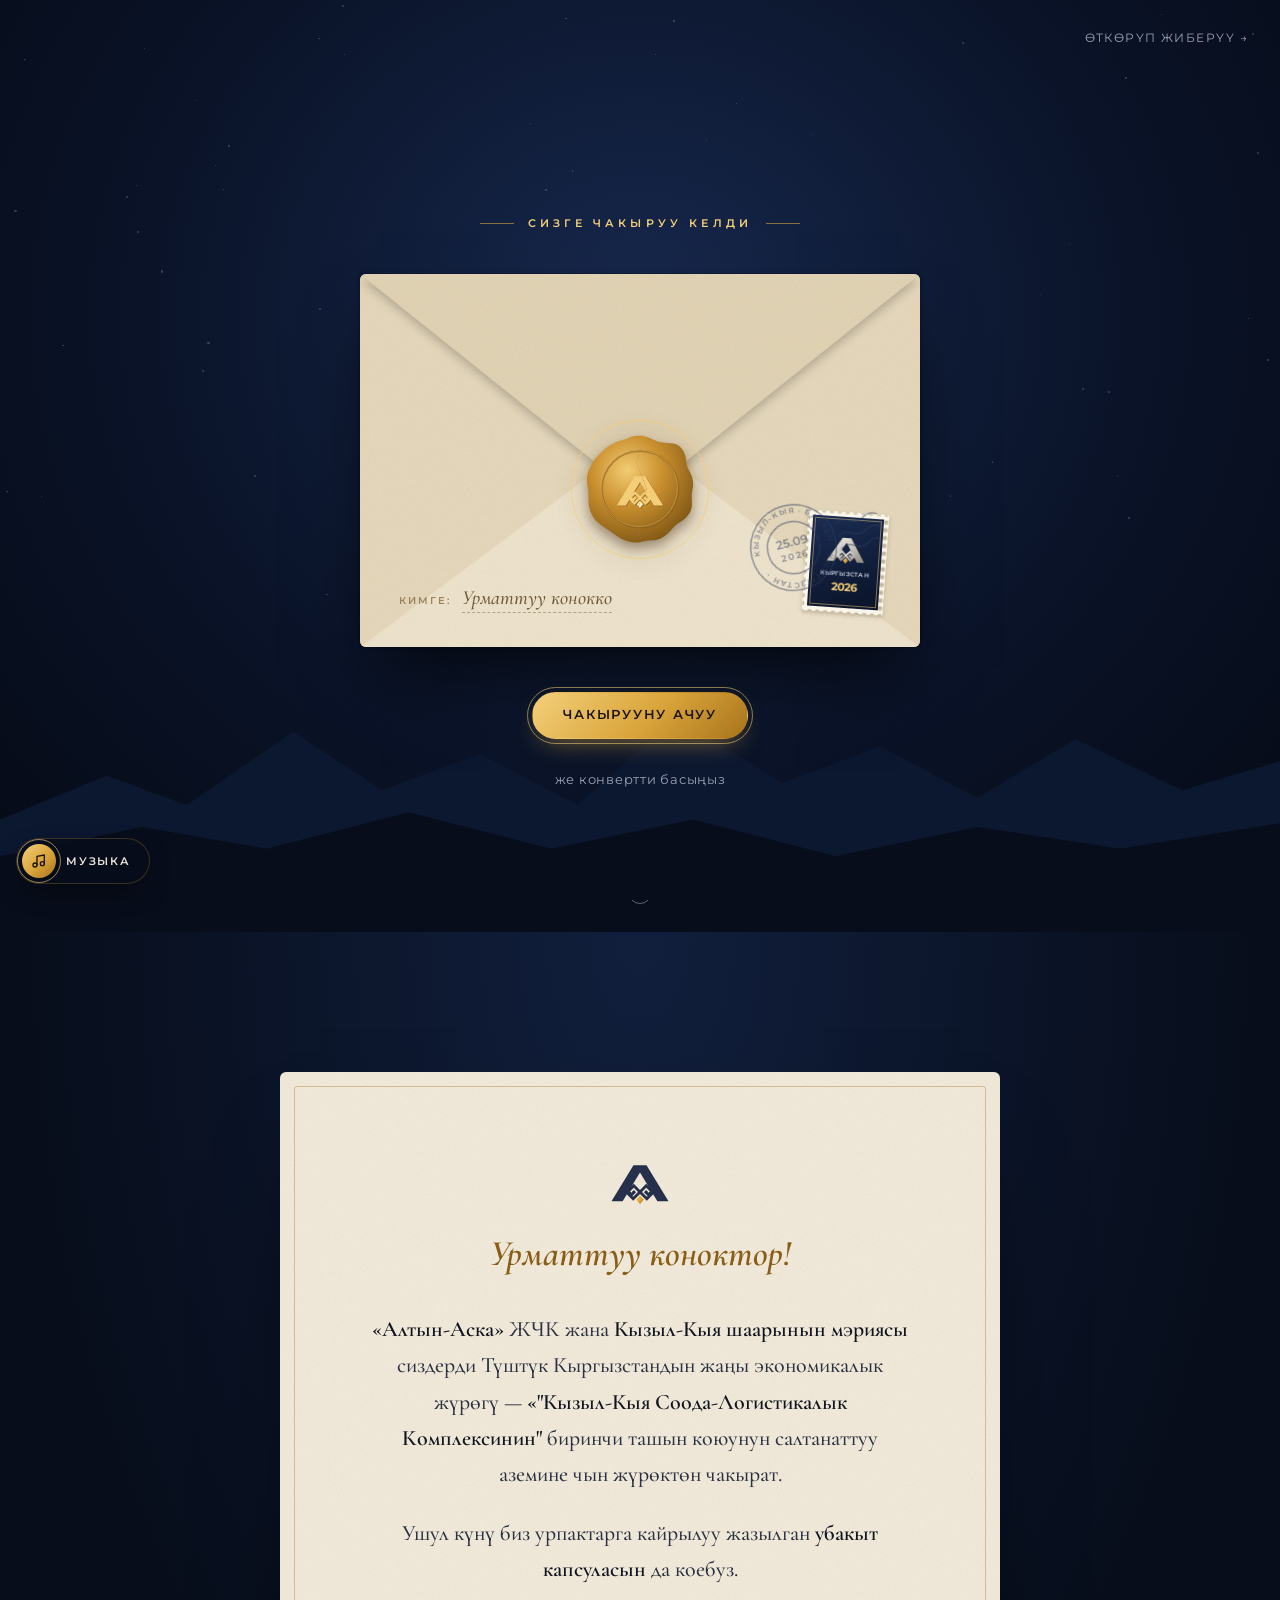
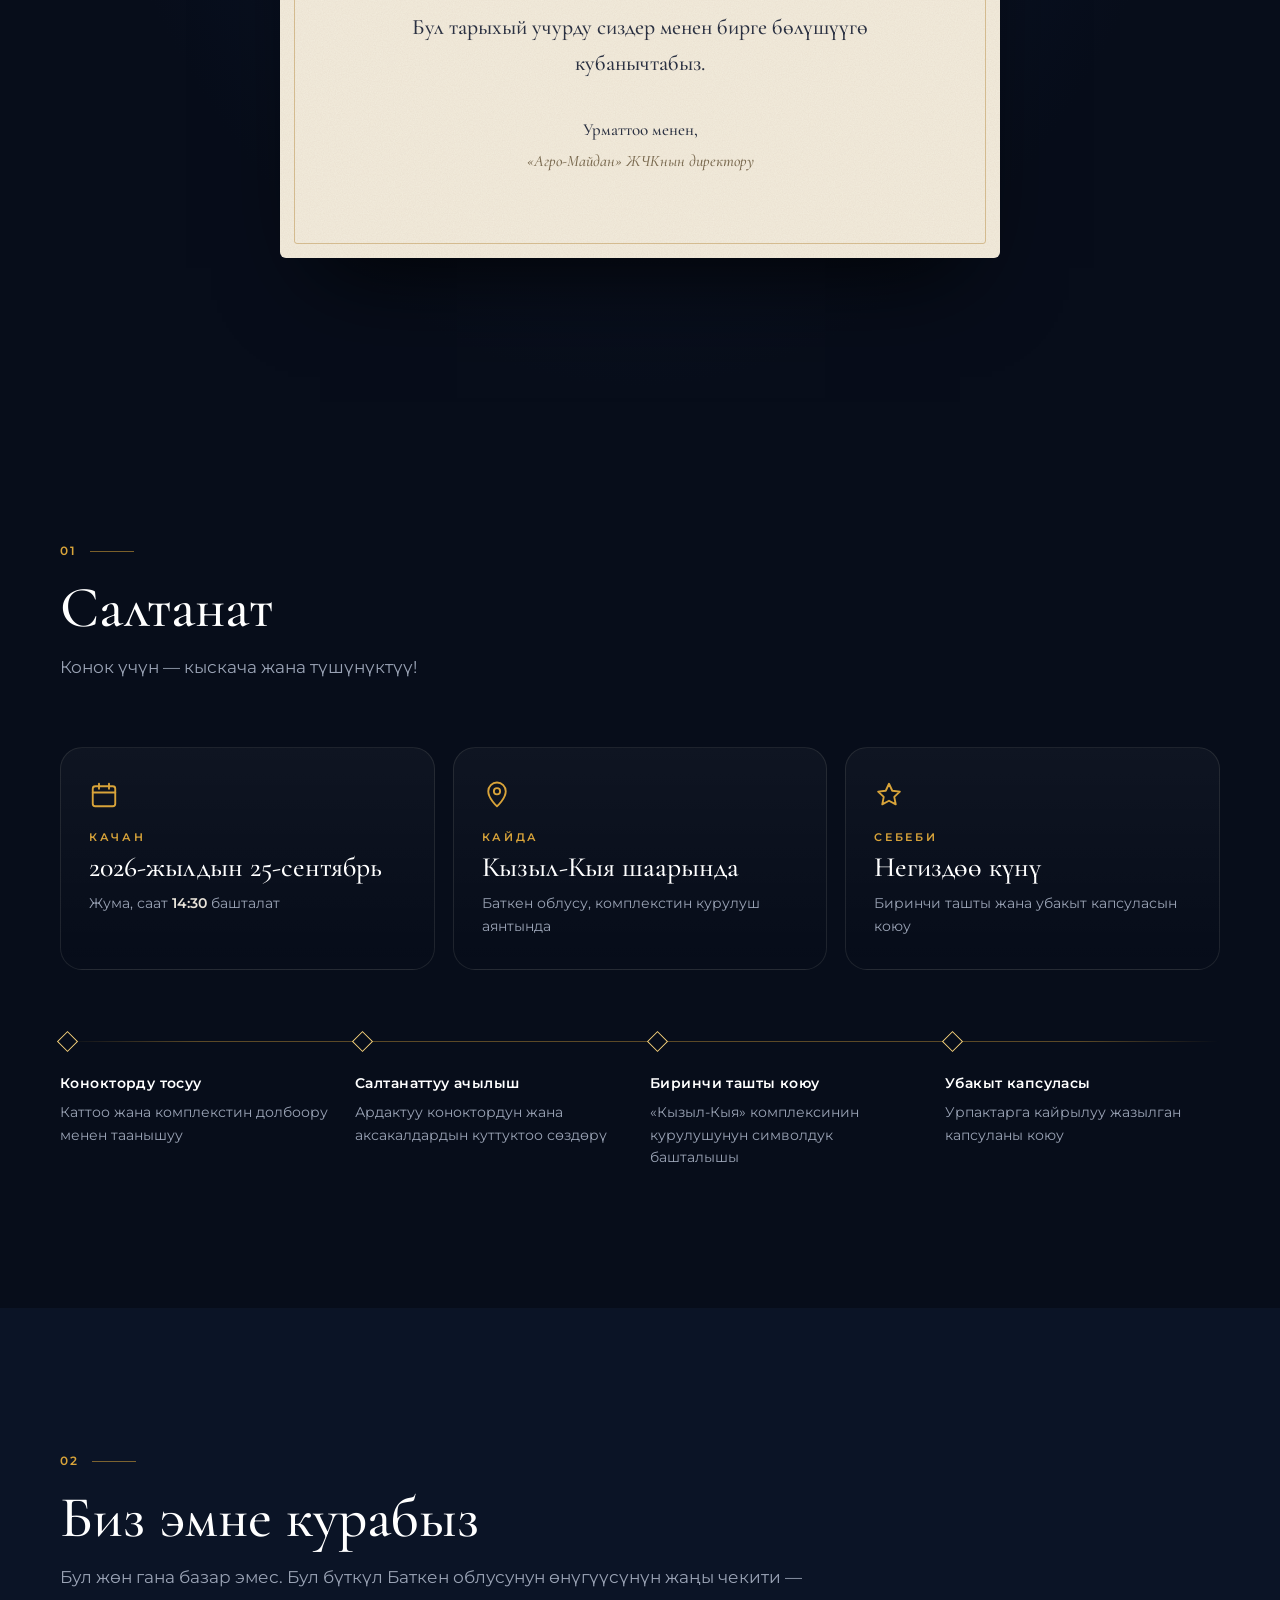
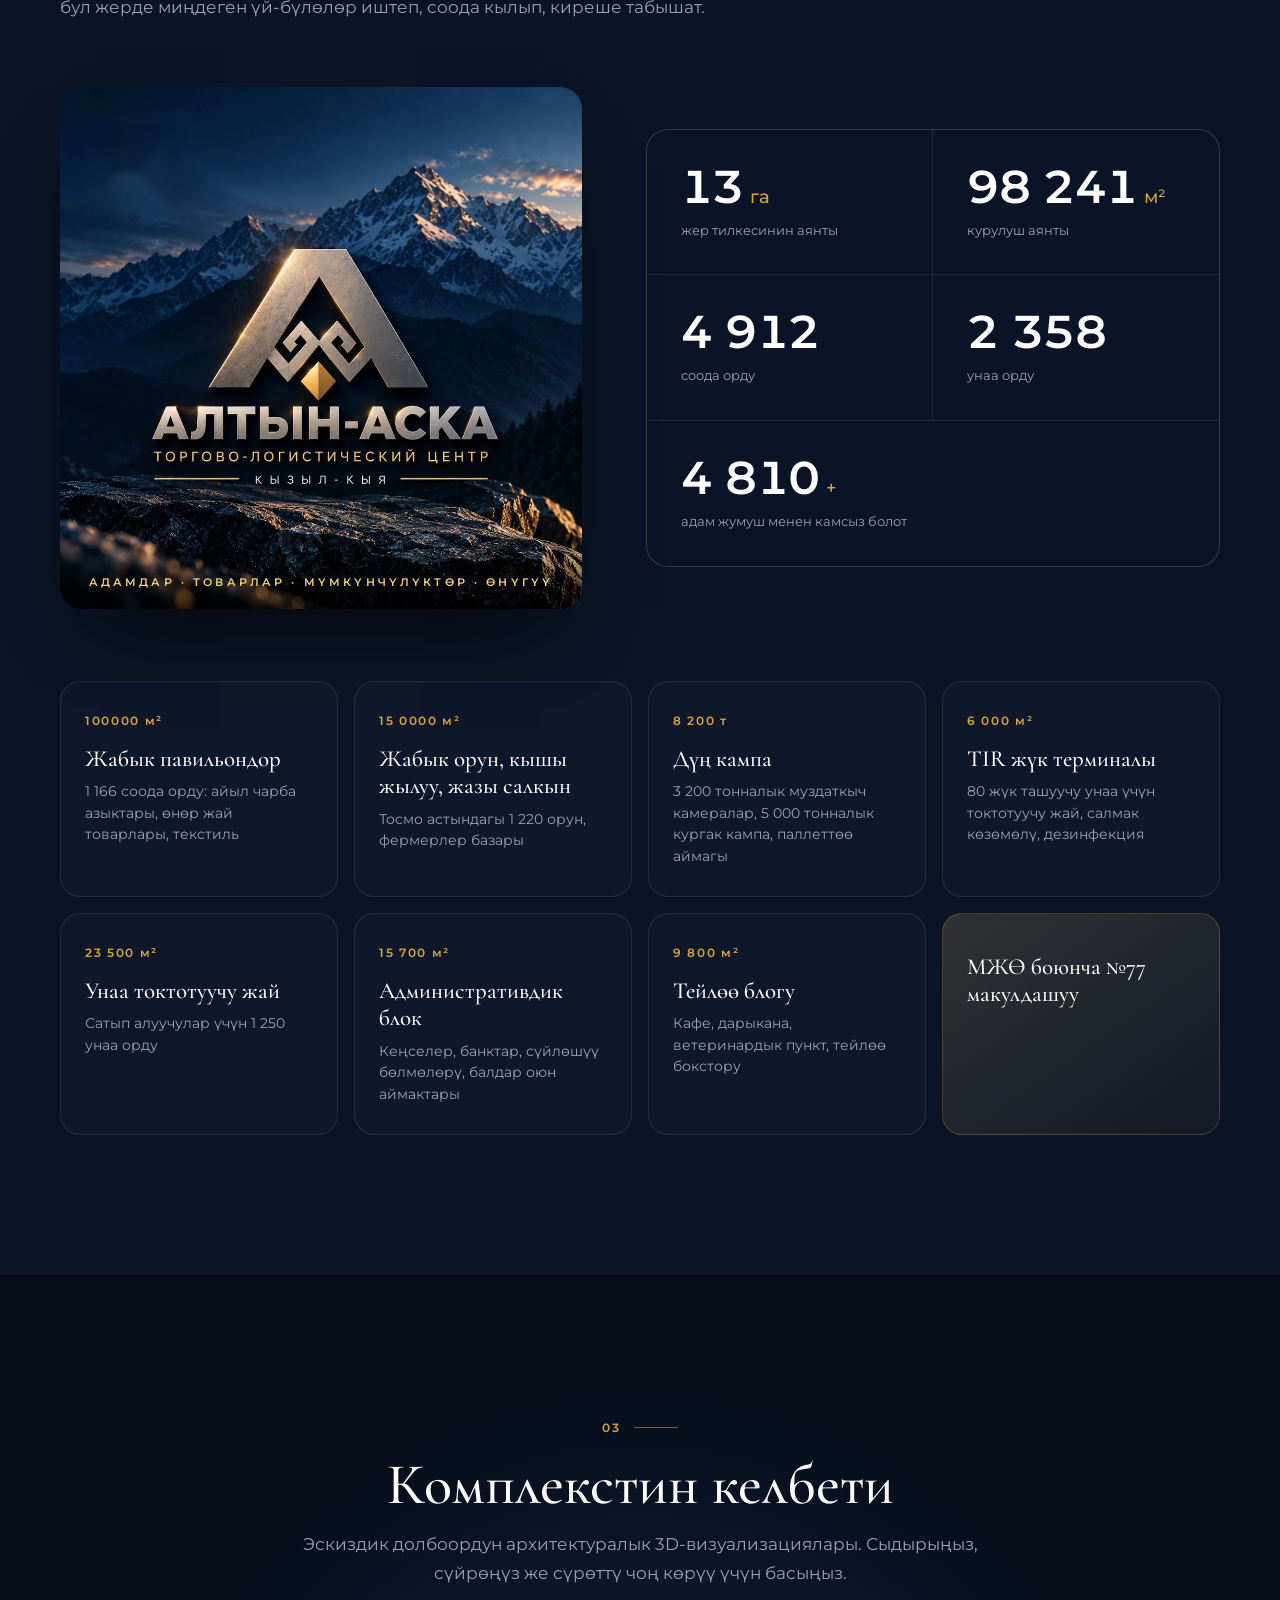
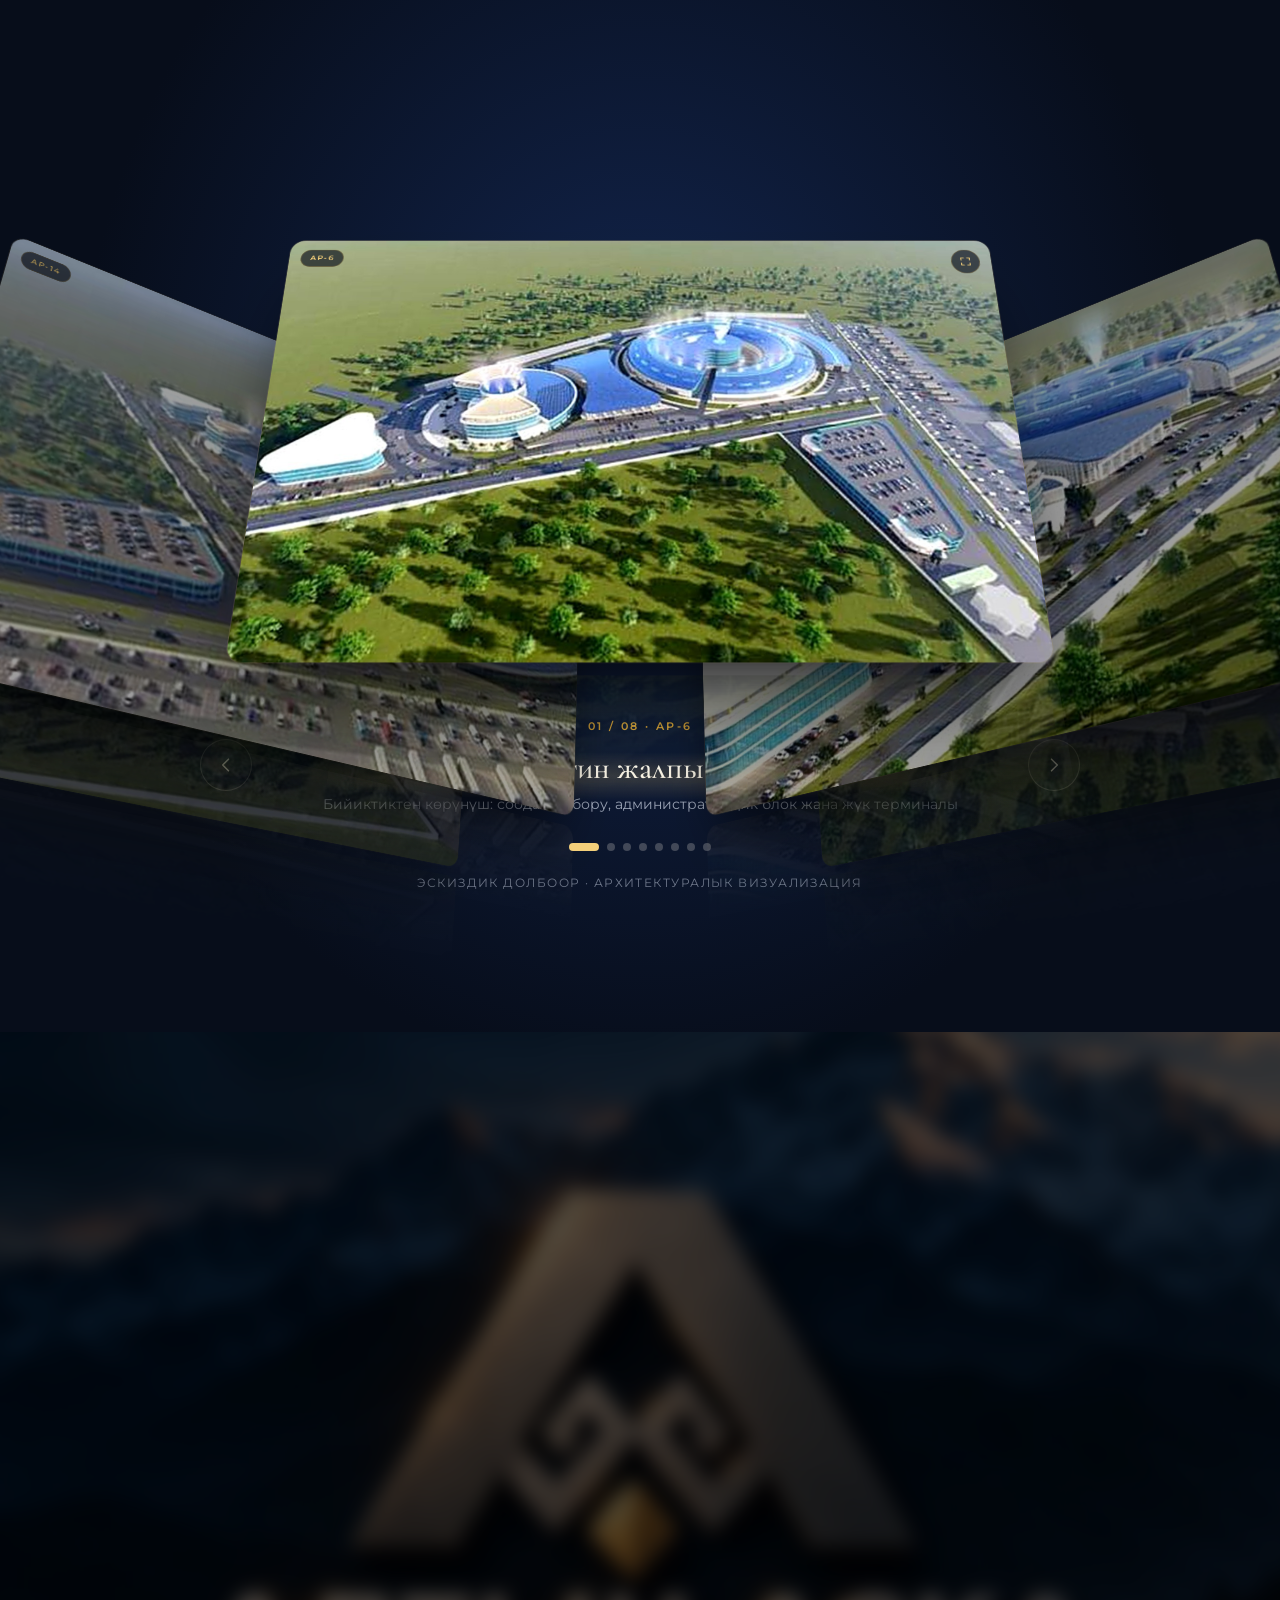
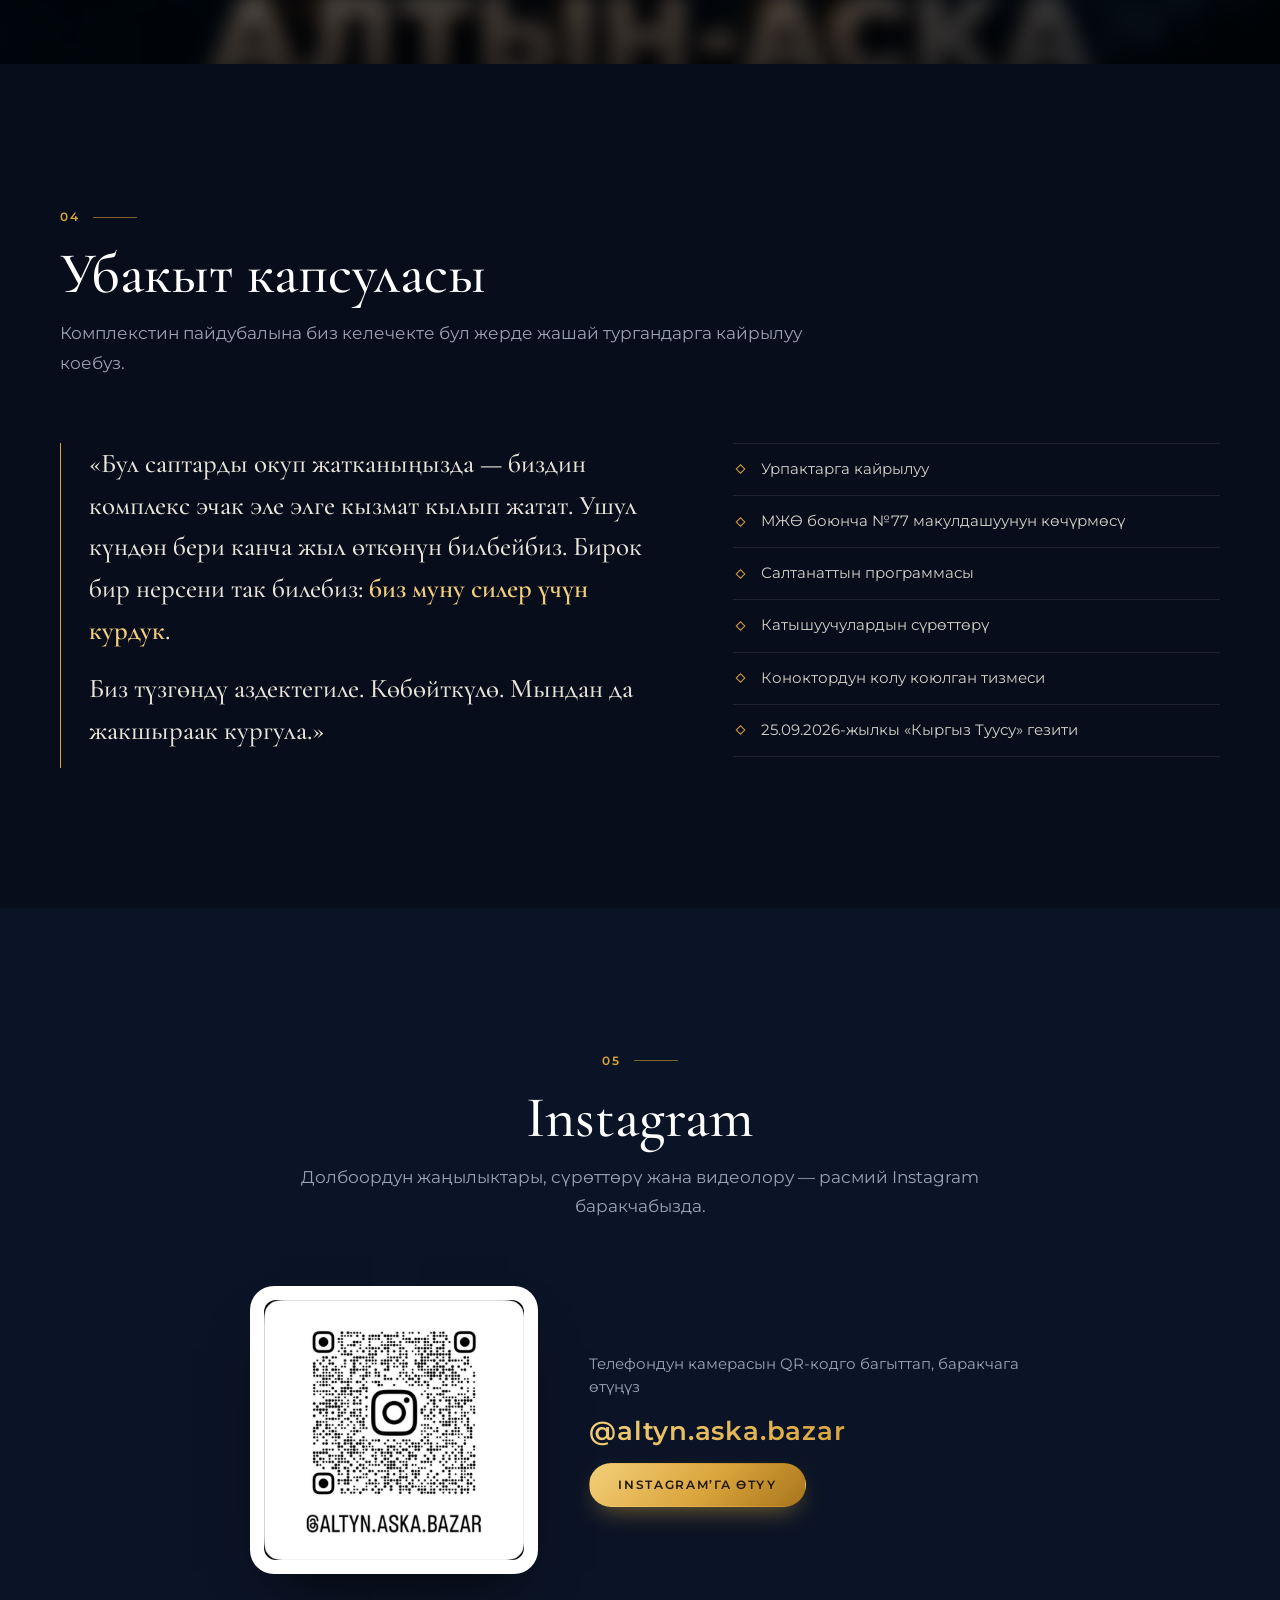
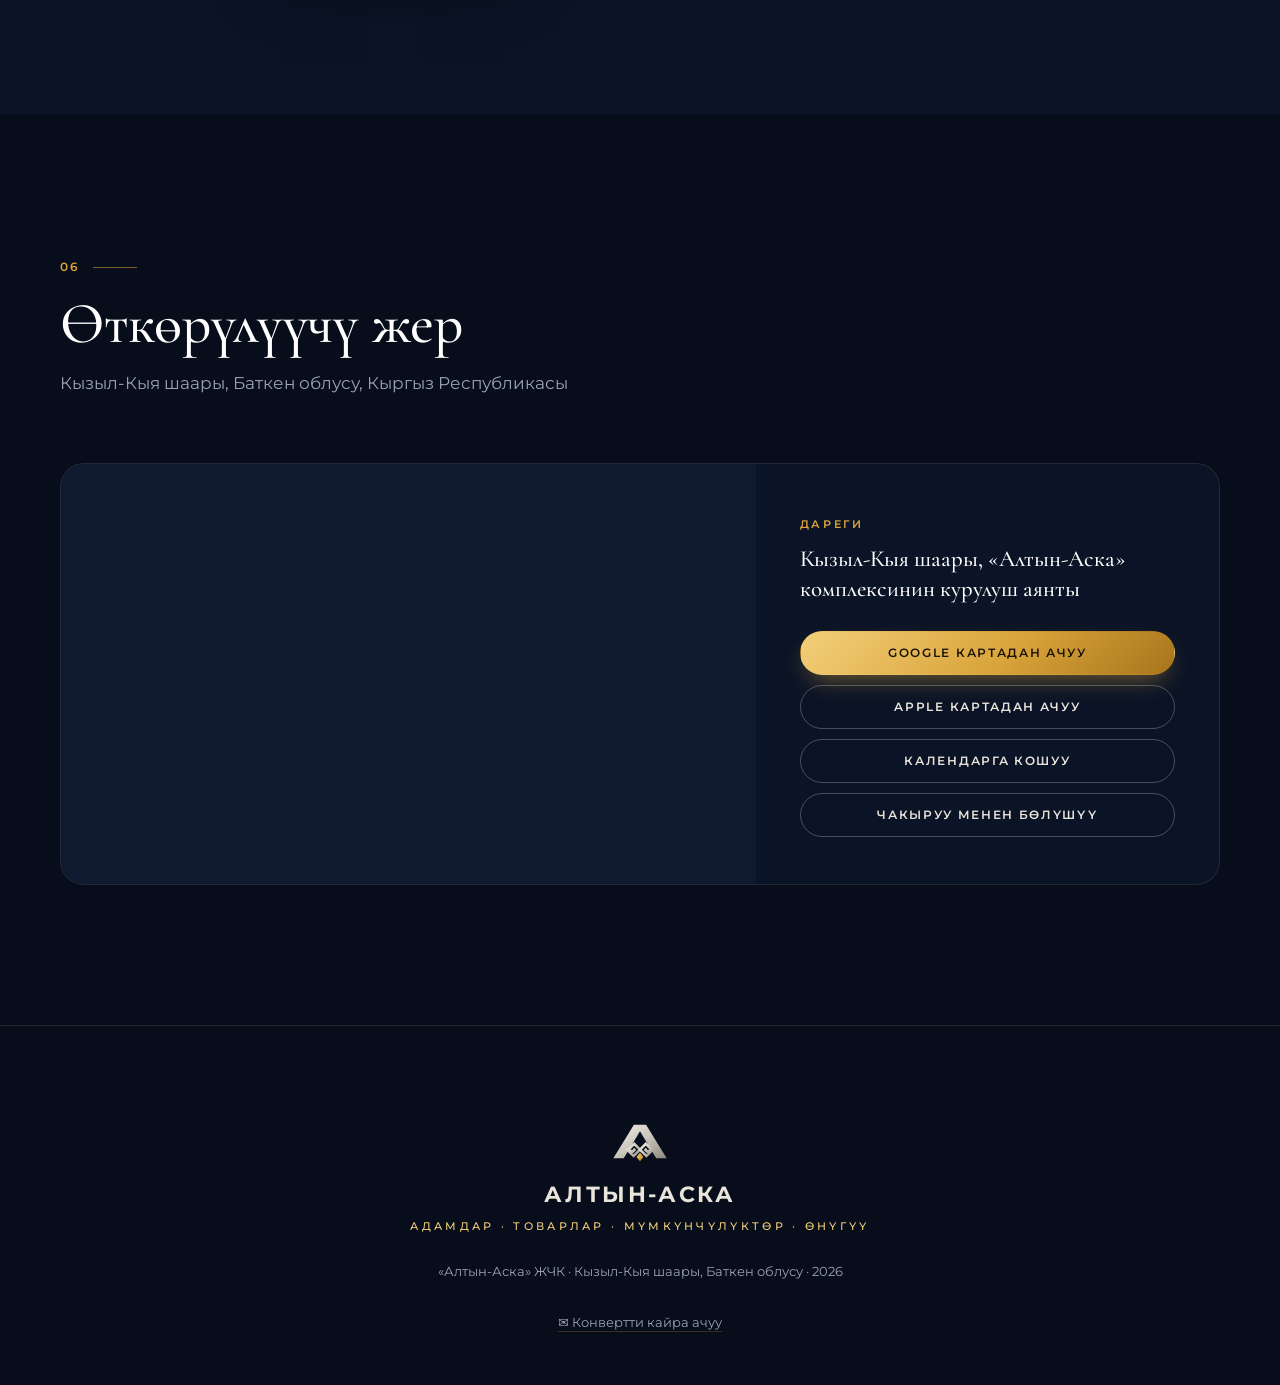
<file: index.html>
<!doctype html>
<html lang="ky">
<head>
  <meta charset="utf-8">
  <meta name="viewport" content="width=device-width, initial-scale=1, viewport-fit=cover">
  <title>Чакыруу · «Кызыл-Кыя» комплекси · Алтын-Аска</title>
  <meta name="description" content="«Кызыл-Кыя» соода-транспорттук-логистикалык комплексинин биринчи ташын коюунун салтанаттуу аземине чакыруу. 2026-жылдын 25-сентябры.">
  <meta name="theme-color" content="#070d1a">
  <meta property="og:type" content="website">
  <meta property="og:title" content="Чакыруу · «Кызыл-Кыя» комплекси">
  <meta property="og:description" content="2026-жылдын 25-сентябры · Биринчи ташты коюунун салтанаттуу аземи · Кызыл-Кыя шаары">
  <meta property="og:image" content="assets/og.jpg">
  <link rel="icon" href="assets/logo.svg" type="image/svg+xml">
  <link rel="preconnect" href="https://fonts.googleapis.com">
  <link rel="preconnect" href="https://fonts.gstatic.com" crossorigin>
  <link href="https://fonts.googleapis.com/css2?family=Cormorant+Garamond:ital,wght@0,500;0,600;1,500;1,600&family=Montserrat:wght@400;500;600;700&display=swap" rel="stylesheet">
  <link rel="stylesheet" href="css/style.css">
</head>
<body class="is-locked">

<!-- ===== Логотип и печать (SVG-спрайт) ===== -->
<svg width="0" height="0" style="position:absolute" aria-hidden="true" focusable="false">
  <defs>
    <linearGradient id="lgGold" x1="0" y1="0" x2="1" y2="1">
      <stop offset="0" stop-color="#F6D27A"/><stop offset=".55" stop-color="#D9A43A"/><stop offset="1" stop-color="#A8741C"/>
    </linearGradient>
    <linearGradient id="lgSilver" x1="0" y1="0" x2="1" y2="1">
      <stop offset="0" stop-color="#F4F1EB"/><stop offset=".5" stop-color="#CBC6BC"/><stop offset="1" stop-color="#8F8A81"/>
    </linearGradient>
    <radialGradient id="waxGold" cx=".38" cy=".32" r=".75">
      <stop offset="0" stop-color="#F3CC72"/><stop offset=".45" stop-color="#C98F2E"/><stop offset="1" stop-color="#7C5414"/>
    </radialGradient>
  </defs>
  <symbol id="logo" viewBox="0 0 200 162">
    <path d="M79 30 L121 30 L192 146 L156 146 L100 53 L44 146 L8 146 Z" style="fill:var(--logo-body,url(#lgSilver))"/>
    <g style="fill:none;stroke:var(--logo-body,url(#lgSilver));stroke-width:9;stroke-linejoin:miter;stroke-miterlimit:4">
      <path d="M52 112 L78 138 L100 116 L80 96 L62 114 L73 125 L81 117 L77 113"/>
      <path d="M148 112 L122 138 L100 116 L120 96 L138 114 L127 125 L119 117 L123 113"/>
    </g>
    <path d="M100 127 L112 141 L100 156 L88 141 Z" style="fill:var(--logo-tip,url(#lgGold))"/>
  </symbol>
  <symbol id="waxShape" viewBox="0 0 120 120">
    <path d="M60 3 C70 3 74 9 83 10 C93 12 99 9 105 17 C111 25 108 31 112 39 C117 48 118 53 116 62 C114 72 118 77 113 86 C107 95 101 95 95 102 C88 110 83 115 72 115 C62 116 57 119 47 116 C37 113 33 108 25 103 C16 97 11 94 7 84 C3 74 6 68 4 58 C2 48 3 43 8 34 C13 25 17 22 25 15 C34 8 40 9 48 5 C53 3 56 3 60 3 Z" fill="url(#waxGold)"/>
    <circle cx="60" cy="60" r="41" fill="none" stroke="#8a5d17" stroke-opacity=".55" stroke-width="2.5"/>
    <circle cx="59.2" cy="59.2" r="41" fill="none" stroke="#ffe3a0" stroke-opacity=".35" stroke-width="1"/>
    <use href="#logo" xlink:href="#logo" x="33" y="38" width="54" height="44" style="--logo-tip:#7d5412;--logo-body:#86591a" opacity=".6" transform="translate(.9 1)"/>
    <use href="#logo" xlink:href="#logo" x="33" y="38" width="54" height="44" style="--logo-tip:#fff0c4;--logo-body:#f3cd78"/>
  </symbol>
</svg>

<!-- ===================== КОНВЕРТ ===================== -->
<div class="intro" id="intro" role="dialog" aria-modal="true" aria-label="Конверттеги чакыруу">
  <div class="intro__sky" aria-hidden="true">
    <div class="stars" data-stars="70"></div>
    <svg class="intro__ridge" viewBox="0 0 1440 320" preserveAspectRatio="none">
      <path d="M0 320 L0 210 L120 150 L210 190 L330 90 L430 170 L540 120 L650 190 L760 70 L880 160 L990 110 L1100 180 L1210 100 L1330 170 L1440 130 L1440 320 Z" fill="#0c1730"/>
      <path d="M0 320 L0 260 L160 220 L300 250 L460 200 L620 250 L780 210 L940 260 L1100 220 L1260 250 L1440 215 L1440 320 Z" fill="#070d1a"/>
    </svg>
  </div>

  <div class="intro__stage">
    <p class="intro__eyebrow">Сизге чакыруу келди</p>

    <div class="envelope" id="envelope">
      <div class="envelope__back"></div>

      <div class="letter" aria-hidden="true">
        <svg class="letter__logo" viewBox="0 0 200 162"><use href="#logo" xlink:href="#logo"/></svg>
        <span class="letter__kicker">Чакыруу</span>
        <span class="letter__date">25 · 09 · 2026</span>
        <span class="letter__place">Кызыл-Кыя</span>
      </div>

      <div class="envelope__pocket" aria-hidden="true">
        <span class="pk pk--l"></span><span class="pk pk--r"></span><span class="pk pk--b"></span>
      </div>

      <div class="envelope__address" aria-hidden="true"><span>Кимге:</span> <em>Урматтуу конокко</em></div>

      <div class="postage" aria-hidden="true">
        <div class="postage__inner">
          <svg class="postage__logo" viewBox="0 0 200 162"><use href="#logo" xlink:href="#logo"/></svg>
          <span class="postage__txt">Кыргызстан</span>
          <span class="postage__val">2026</span>
        </div>
      </div>
      <svg class="postmark" viewBox="0 0 120 120" aria-hidden="true">
        <defs><path id="pmCircle" d="M16 60 a44 44 0 1 1 88 0 a44 44 0 1 1 -88 0"/></defs>
        <circle cx="60" cy="60" r="54"/><circle cx="60" cy="60" r="33"/>
        <text class="pm-ring"><textPath href="#pmCircle" xlink:href="#pmCircle">КЫЗЫЛ-КЫЯ · БАТКЕН · КЫРГЫЗСТАН ·</textPath></text>
        <text x="60" y="58" text-anchor="middle" class="pm-d">25.09</text>
        <text x="60" y="74" text-anchor="middle" class="pm-y">2026</text>
        <path class="pm-wave" d="M118 44 q9 -6 18 0 t18 0 t18 0 M118 60 q9 -6 18 0 t18 0 t18 0 M118 76 q9 -6 18 0 t18 0 t18 0"/>
      </svg>

      <div class="envelope__flap" aria-hidden="true"><span class="flap"></span></div>

      <button class="seal" id="seal" type="button" aria-label="Чакырууну ачуу">
        <span class="seal__half seal__half--l"><svg viewBox="0 0 120 120"><use href="#waxShape" xlink:href="#waxShape"/></svg></span>
        <span class="seal__half seal__half--r"><svg viewBox="0 0 120 120"><use href="#waxShape" xlink:href="#waxShape"/></svg></span>
        <span class="seal__pulse"></span>
      </button>
    </div>

    <button class="btn btn--gold intro__open" id="introOpen" type="button">Чакырууну ачуу</button>
    <p class="intro__hint">же конвертти басыңыз</p>
  </div>

  <button class="intro__skip" id="introSkip" type="button">Өткөрүп жиберүү →</button>
</div>

<!-- ===================== САЙТ ===================== -->
<header class="nav" id="nav">
  <a class="nav__brand" href="#top" aria-label="Алтын-Аска">
    <svg class="nav__logo" viewBox="0 0 200 162"><use href="#logo" xlink:href="#logo"/></svg>
    <span>Алтын-Аска</span>
  </a>
  <nav class="nav__links" aria-label="Бөлүмдөр">
    <a href="#event">Салтанат</a>
    <a href="#project">Долбоор</a>
    <a href="#gallery">3D-долбоор</a>
    <a href="#capsule">Капсула</a>
    <a href="#instagram">Instagram</a>
    <a href="#place">Дареги</a>
  </nav>
  <div class="nav__right">
    <button class="btn btn--sm btn--gold" type="button" data-ics>Календарга</button>
  </div>
</header>

<main id="top">

  <!-- HERO -->
  <section class="hero" id="hero">
    <div class="hero__sky" aria-hidden="true">
      <div class="stars" data-stars="110"></div>
      <div class="hero__glow"></div>
      <svg class="mtn mtn--far" data-parallax=".1" viewBox="0 0 1440 520" preserveAspectRatio="xMidYMax slice">
        <defs>
          <linearGradient id="mFar" x1="0" y1="0" x2="0" y2="1"><stop offset="0" stop-color="#2d4068"/><stop offset="1" stop-color="#0f1a33"/></linearGradient>
          <linearGradient id="snow" x1="0" y1="0" x2="0" y2="1"><stop offset="0" stop-color="#f6e7c8"/><stop offset="1" stop-color="#f6e7c8" stop-opacity="0"/></linearGradient>
        </defs>
        <path d="M0 520 L0 330 L140 250 L230 290 L380 160 L470 220 L560 180 L720 40 L860 200 L940 170 L1060 250 L1180 140 L1300 230 L1440 190 L1440 520 Z" fill="url(#mFar)"/>
        <path d="M720 40 L674 80 L690 76 L704 92 L720 78 L738 94 L751 75 Z M380 160 L345 190 L360 186 L372 198 L386 185 L400 192 L416 184 Z M1180 140 L1145 172 L1160 168 L1172 180 L1188 166 L1202 174 L1217 168 Z" fill="url(#snow)" opacity=".85"/>
      </svg>
      <svg class="mtn mtn--mid" data-parallax=".2" viewBox="0 0 1440 520" preserveAspectRatio="xMidYMax slice">
        <path d="M0 520 L0 380 L120 330 L260 400 L420 300 L560 380 L700 320 L840 390 L990 290 L1130 370 L1280 320 L1440 360 L1440 520 Z" fill="#111d38"/>
      </svg>
      <svg class="mtn mtn--near" data-parallax=".32" viewBox="0 0 1440 520" preserveAspectRatio="xMidYMax slice">
        <path d="M0 520 L0 440 L180 400 L360 450 L540 410 L720 460 L900 415 L1080 455 L1260 420 L1440 450 L1440 520 Z" fill="#070d1a"/>
      </svg>
    </div>

    <div class="hero__content">
      <svg class="hero__logo" viewBox="0 0 200 162" role="img" aria-label="Алтын-Аска логотиби"><use href="#logo" xlink:href="#logo"/></svg>
      <p class="hero__brand">Алтын-Аска</p>
      <p class="hero__sub"><span>Кызыл-Кыя</span> соода-транспорттук-логистикалык комплекси</p>

      <h1 class="hero__title">
        <span class="hero__eyebrow">Чакыруу</span>
        <span>Биринчи ташты коюунун<br> салтанаттуу аземи</span>
      </h1>

      <div class="hero__date">
        <span>Жума</span>
        <strong>2026-жылдын 25-сентябрь</strong>
        <span data-time>14:30</span>
      </div>

      <div class="countdown" id="countdown" aria-label="Салтанатка чейин калды">
        <div><b data-cd="d">00</b><span>күн</span></div>
        <div><b data-cd="h">00</b><span>саат</span></div>
        <div><b data-cd="m">00</b><span>мүнөт</span></div>
        <div><b data-cd="s">00</b><span>секунд</span></div>
      </div>

      <div class="hero__actions">
        <a class="btn btn--gold" href="#letter">Чакырууну окуу</a>
        <a class="btn btn--ghost" href="#place">Кантип жетүүгө болот</a>
      </div>
    </div>

    <a class="scroll-cue" href="#letter" aria-label="Ылдый жылдыруу"><span></span></a>
  </section>

  <!-- ПИСЬМО -->
  <section class="section section--paper" id="letter">
    <article class="paper reveal">
      <svg class="paper__logo" viewBox="0 0 200 162" aria-hidden="true"><use href="#logo" xlink:href="#logo"/></svg>
      <p class="paper__greet">Урматтуу коноктор!</p>
      <p><b>«Алтын-Аска»</b> ЖЧК жана <b>Кызыл-Кыя шаарынын мэриясы</b> сиздерди Түштүк Кыргызстандын жаңы экономикалык жүрөгү — <b>«"Кызыл-Кыя Соода-Логистикалык Комплексинин"</b> биринчи ташын коюунун салтанаттуу аземине чын жүрөктөн чакырат.</p>
      <p>Ушул күнү биз урпактарга кайрылуу жазылган <b>убакыт капсуласын</b> да коебуз.</p>
      <p>Бул тарыхый учурду сиздер менен бирге бөлүшүүгө кубанычтабыз.</p>
      <div class="paper__sign">
        <span>Урматтоо менен,</span>
        <em>«Агро-Майдан» ЖЧКнын директору</em>
      </div>
    </article>
  </section>

  <!-- ЦЕРЕМОНИЯ -->
  <section class="section" id="event">
    <div class="container">
      <header class="head reveal">
        <span class="head__num">01</span>
        <h2>Салтанат</h2>
        <p>Конок үчүн — кыскача жана түшүнүктүү!</p>
      </header>

      <div class="info">
        <div class="info__card reveal">
          <svg viewBox="0 0 24 24" class="ico" aria-hidden="true"><rect x="3" y="5" width="18" height="16" rx="2"/><path d="M3 10h18M8 3v4M16 3v4"/></svg>
          <span class="info__label">Качан</span>
          <strong>2026-жылдын 25-сентябрь</strong>
          <span>Жума, саат <b data-time>14:30</b> башталат</span>
        </div>
        <div class="info__card reveal">
          <svg viewBox="0 0 24 24" class="ico" aria-hidden="true"><path d="M12 21s-7-6.2-7-12a7 7 0 0 1 14 0c0 5.8-7 12-7 12z"/><circle cx="12" cy="9" r="2.5"/></svg>
          <span class="info__label">Кайда</span>
          <strong>Кызыл-Кыя шаарында</strong>
          <span>Баткен облусу, комплекстин курулуш аянтында</span>
        </div>
        <div class="info__card reveal">
          <svg viewBox="0 0 24 24" class="ico" aria-hidden="true"><path d="M12 3l2.6 5.6 6.1.7-4.5 4.2 1.2 6L12 16.6 6.6 19.5l1.2-6L3.3 9.3l6.1-.7z"/></svg>
          <span class="info__label">Себеби</span>
          <strong>Негиздөө күнү</strong>
          <span>Биринчи ташты жана убакыт капсуласын коюу</span>
        </div>
      </div>

      <ol class="steps">
        <li class="reveal"><span class="steps__dot"></span><div><strong>Конокторду тосуу</strong><p>Каттоо жана комплекстин долбоору менен таанышуу</p></div></li>
        <li class="reveal"><span class="steps__dot"></span><div><strong>Салтанаттуу ачылыш</strong><p>Ардактуу коноктордун жана аксакалдардын куттуктоо сөздөрү</p></div></li>
        <li class="reveal"><span class="steps__dot"></span><div><strong>Биринчи ташты коюу</strong><p>«Кызыл-Кыя» комплексинин курулушунун символдук башталышы</p></div></li>
        <li class="reveal"><span class="steps__dot"></span><div><strong>Убакыт капсуласы</strong><p>Урпактарга кайрылуу жазылган капсуланы коюу</p></div></li>
      </ol>
    </div>
  </section>

  <!-- ПРОЕКТ -->
  <section class="section section--alt" id="project">
    <div class="container">
      <header class="head reveal">
        <span class="head__num">02</span>
        <h2>Биз эмне курабыз</h2>
        <p>Бул жөн гана базар эмес. Бул бүткүл Баткен облусунун өнүгүүсүнүн жаңы чекити — бул жерде миңдеген үй-бүлөлөр иштеп, соода кылып, киреше табышат.</p>
      </header>

      <div class="about">
        <figure class="about__poster reveal">
          <img src="assets/poster.jpg" alt="Тоолордун фонундагы Алтын-Аска фирмалык белгиси" loading="lazy" width="1000" height="1000">
          <figcaption>Адамдар · Товарлар · Мүмкүнчүлүктөр · Өнүгүү</figcaption>
        </figure>

        <div class="stats">
          <div class="stat reveal"><b data-count="13">0</b><i>га</i><span>жер тилкесинин аянты</span></div>
          <div class="stat reveal"><b data-count="100000">0</b><i>м²</i><span>курулуш аянты</span></div>
          <div class="stat reveal"><b data-count="5000">0</b><span>соода орду</span></div>
          <div class="stat reveal"><b data-count="2400">0</b><span>унаа орду</span></div>
          <div class="stat reveal"><b data-count="5000">0</b><i>+</i><span>адам жумуш менен камсыз болот</span></div>
        </div>
      </div>

      <div class="zones">
        <div class="zone reveal">
          <span class="zone__n">100000 м²</span><h3>Жабык павильондор</h3>
          <p>1 166 соода орду: айыл чарба азыктары, өнөр жай товарлары, текстиль</p>
        </div>
        <div class="zone reveal">
          <span class="zone__n">15 0000 м²</span><h3>Жабык орун, кышы жылуу, жазы салкын</h3>
          <p>Тосмо астындагы 1 220 орун, фермерлер базары</p>
        </div>
        <div class="zone reveal">
          <span class="zone__n">8 200 т</span><h3>Дүң кампа</h3>
          <p>3 200 тонналык муздаткыч камералар, 5 000 тонналык кургак кампа, паллеттөө аймагы</p>
        </div>
        <div class="zone reveal">
          <span class="zone__n">6 000 м²</span><h3>TIR жүк терминалы</h3>
          <p>80 жүк ташуучу унаа үчүн токтотуучу жай, салмак көзөмөлү, дезинфекция</p>
        </div>
        <div class="zone reveal">
          <span class="zone__n">23 500 м²</span><h3>Унаа токтотуучу жай</h3>
          <p>Сатып алуучулар үчүн 1 250 унаа орду</p>
        </div>
        <div class="zone reveal">
          <span class="zone__n">15 700 м²</span><h3>Административдик блок</h3>
          <p>Кеңселер, банктар, сүйлөшүү бөлмөлөрү, балдар оюн аймактары</p>
        </div>
        <div class="zone reveal">
          <span class="zone__n">9 800 м²</span><h3>Тейлөө блогу</h3>
          <p>Кафе, дарыкана, ветеринардык пункт, тейлөө бокстору</p>
        </div>
        <div class="zone zone--accent reveal">
        <h3>МЖӨ боюнча №77 макулдашуу</h3>
        </div>
      </div>
    </div>
  </section>

  <!-- 3D-ГАЛЕРЕЯ -->
  <section class="section gallery" id="gallery">
    <div class="container">
      <header class="head head--center reveal">
        <span class="head__num">03</span>
        <h2>Комплекстин келбети</h2>
        <p>Эскиздик долбоордун архитектуралык 3D-визуализациялары. Сыдырыңыз, сүйрөңүз же сүрөттү чоң көрүү үчүн басыңыз.</p>
      </header>
    </div>

    <div class="cf-scene">
      <div class="cf" id="cf" role="region" aria-roledescription="carousel" aria-label="Комплекстин келбети"></div>
    </div>

    <div class="container">
      <div class="cf-info">
        <button class="cf-btn" id="cfPrev" type="button" aria-label="Мурунку">
          <svg viewBox="0 0 24 24" aria-hidden="true"><path d="M15 5l-7 7 7 7"/></svg>
        </button>
        <div class="cf-cap" id="cfCap" aria-live="polite">
          <span class="cf-cap__meta"><span id="cfCount">01 / 08</span> · <span id="cfCode">AP-6</span></span>
          <h3 id="cfTitle"></h3>
          <p id="cfDesc"></p>
        </div>
        <button class="cf-btn" id="cfNext" type="button" aria-label="Кийинки">
          <svg viewBox="0 0 24 24" aria-hidden="true"><path d="M9 5l7 7-7 7"/></svg>
        </button>
      </div>
      <div class="cf-dots" id="cfDots"></div>
      <p class="cf-note">Эскиздик долбоор · архитектуралык визуализация</p>
    </div>
  </section>

  <!-- ЦИТАТА -->
  <section class="quote">
    <blockquote class="reveal">
      <span class="quote__mark" aria-hidden="true">“</span>
      <span>Бүгүн биз таш коебуз — эртең бул жерде миңдеген үй-бүлөнүн эмгеги, ырысы жана келечеги курулат.</span>
    </blockquote>
  </section>

  <!-- КАПСУЛА -->
  <section class="section" id="capsule">
    <div class="container">
      <header class="head reveal">
        <span class="head__num">04</span>
        <h2>Убакыт капсуласы</h2>
        <p>Комплекстин пайдубалына биз келечекте бул жерде жашай тургандарга кайрылуу коебуз.</p>
      </header>

      <div class="capsule">
        <div class="capsule__msg reveal">
          <p>«Бул саптарды окуп жатканыңызда — биздин комплекс эчак эле элге кызмат кылып жатат. Ушул күндөн бери канча жыл өткөнүн билбейбиз. Бирок бир нерсени так билебиз: <b>биз муну силер үчүн курдук</b>.</p>
          <p>Биз түзгөндү аздектегиле. Көбөйткүлө. Мындан да жакшыраак кургула.»</p>
        </div>
        <ul class="capsule__items reveal">
          <li>Урпактарга кайрылуу</li>
          <li>МЖӨ боюнча №77 макулдашуунун көчүрмөсү</li>
          <li>Салтанаттын программасы</li>
          <li>Катышуучулардын сүрөттөрү</li>
          <li>Коноктордун колу коюлган тизмеси</li>
          <li>25.09.2026-жылкы «Кыргыз Туусу» гезити</li>
        </ul>
      </div>
    </div>
  </section>

  <!-- INSTAGRAM -->
  <section class="section section--alt" id="instagram">
    <div class="container">
      <header class="head head--center reveal">
        <span class="head__num">05</span>
        <h2>Instagram</h2>
        <p>Долбоордун жаңылыктары, сүрөттөрү жана видеолору — расмий Instagram баракчабызда.</p>
      </header>

      <div class="ig reveal">
        <a class="ig__card" href="https://www.instagram.com/altyn.aska.bazar/" target="_blank" rel="noopener">
          <img src="assets/instagram-qr.png" alt="@altyn.aska.bazar Instagram баракчасынын QR-коду" width="700" height="700" loading="lazy">
        </a>
        <div class="ig__side">
          <p class="ig__hint">Телефондун камерасын QR-кодго багыттап, баракчага өтүңүз</p>
          <p class="ig__name">@altyn.aska.bazar</p>
          <a class="btn btn--gold" href="https://www.instagram.com/altyn.aska.bazar/" target="_blank" rel="noopener">Instagram’га өтүү</a>
        </div>
      </div>
    </div>
  </section>

  <!-- МЕСТО -->
  <section class="section" id="place">
    <div class="container">
      <header class="head reveal">
        <span class="head__num">06</span>
        <h2>Өткөрүлүүчү жер</h2>
        <p>Кызыл-Кыя шаары, Баткен облусу, Кыргыз Республикасы</p>
      </header>

      <div class="place reveal">
        <div class="place__map">
          <iframe id="map" title="Карта: Кызыл-Кыя" loading="lazy" referrerpolicy="no-referrer-when-downgrade"
            src="https://www.google.com/maps?q=40.270648,72.145889&amp;z=16&amp;hl=ky&amp;output=embed"></iframe>
        </div>
        <div class="place__side">
          <div>
            <span class="info__label">Дареги</span>
            <strong>Кызыл-Кыя шаары, «Алтын-Аска» комплексинин курулуш аянты</strong>
          </div>
          <div class="place__btns">
            <a class="btn btn--gold" data-map="google" target="_blank" rel="noopener" href="https://maps.app.goo.gl/RAks3B6GCmSB7t5H8">Google картадан ачуу</a>
            <a class="btn btn--ghost" data-map="apple" target="_blank" rel="noopener" href="https://maps.apple.com/?ll=40.270648,72.145889&amp;q=%D0%90%D0%BB%D1%82%D1%8B%D0%BD-%D0%90%D1%81%D0%BA%D0%B0">Apple картадан ачуу</a>
            <button class="btn btn--ghost" type="button" data-ics>Календарга кошуу</button>
            <button class="btn btn--ghost" type="button" id="shareBtn">Чакыруу менен бөлүшүү</button>
          </div>
        </div>
      </div>
    </div>
  </section>
</main>

<footer class="footer">
  <svg class="footer__logo" viewBox="0 0 200 162" aria-hidden="true"><use href="#logo" xlink:href="#logo"/></svg>
  <p class="footer__brand">Алтын-Аска</p>
  <p class="footer__tag">Адамдар · Товарлар · Мүмкүнчүлүктөр · Өнүгүү</p>
  <p class="footer__meta">«Алтын-Аска» ЖЧК · Кызыл-Кыя шаары, Баткен облусу · 2026</p>
  <button class="footer__replay" type="button" id="replay">✉ Конвертти кайра ачуу</button>
</footer>

<!-- Просмотр изображения -->
<div class="lb" id="lb" hidden role="dialog" aria-modal="true" aria-label="Комплекстин келбети">
  <button class="lb__btn lb__close" id="lbClose" type="button" aria-label="Жабуу">
    <svg viewBox="0 0 24 24" aria-hidden="true"><path d="M6 6l12 12M18 6L6 18"/></svg>
  </button>
  <button class="lb__btn lb__prev" id="lbPrev" type="button" aria-label="Мурунку">
    <svg viewBox="0 0 24 24" aria-hidden="true"><path d="M15 5l-7 7 7 7"/></svg>
  </button>
  <figure class="lb__fig">
    <img id="lbImg" alt="">
    <figcaption class="lb__cap" id="lbCap"></figcaption>
  </figure>
  <button class="lb__btn lb__next" id="lbNext" type="button" aria-label="Кийинки">
    <svg viewBox="0 0 24 24" aria-hidden="true"><path d="M9 5l7 7-7 7"/></svg>
  </button>
</div>

<!-- Фондогу музыка -->
<button class="music" id="music" type="button" aria-pressed="false" aria-label="Музыканы күйгүзүү">
  <span class="music__icon" aria-hidden="true">
    <svg class="music__note" viewBox="0 0 24 24"><path d="M9 18V5l11-2v13"/><circle cx="6" cy="18" r="3"/><circle cx="17" cy="16" r="3"/></svg>
    <span class="music__bars"><i></i><i></i><i></i><i></i></span>
  </span>
  <span class="music__label">Музыка</span>
</button>
<div class="music__player" id="musicPlayer"><div id="ytPlayer"></div></div>

<div class="toast" id="toast" role="status" aria-live="polite"></div>

<script src="js/main.js"></script>
</body>
</html>
</file>
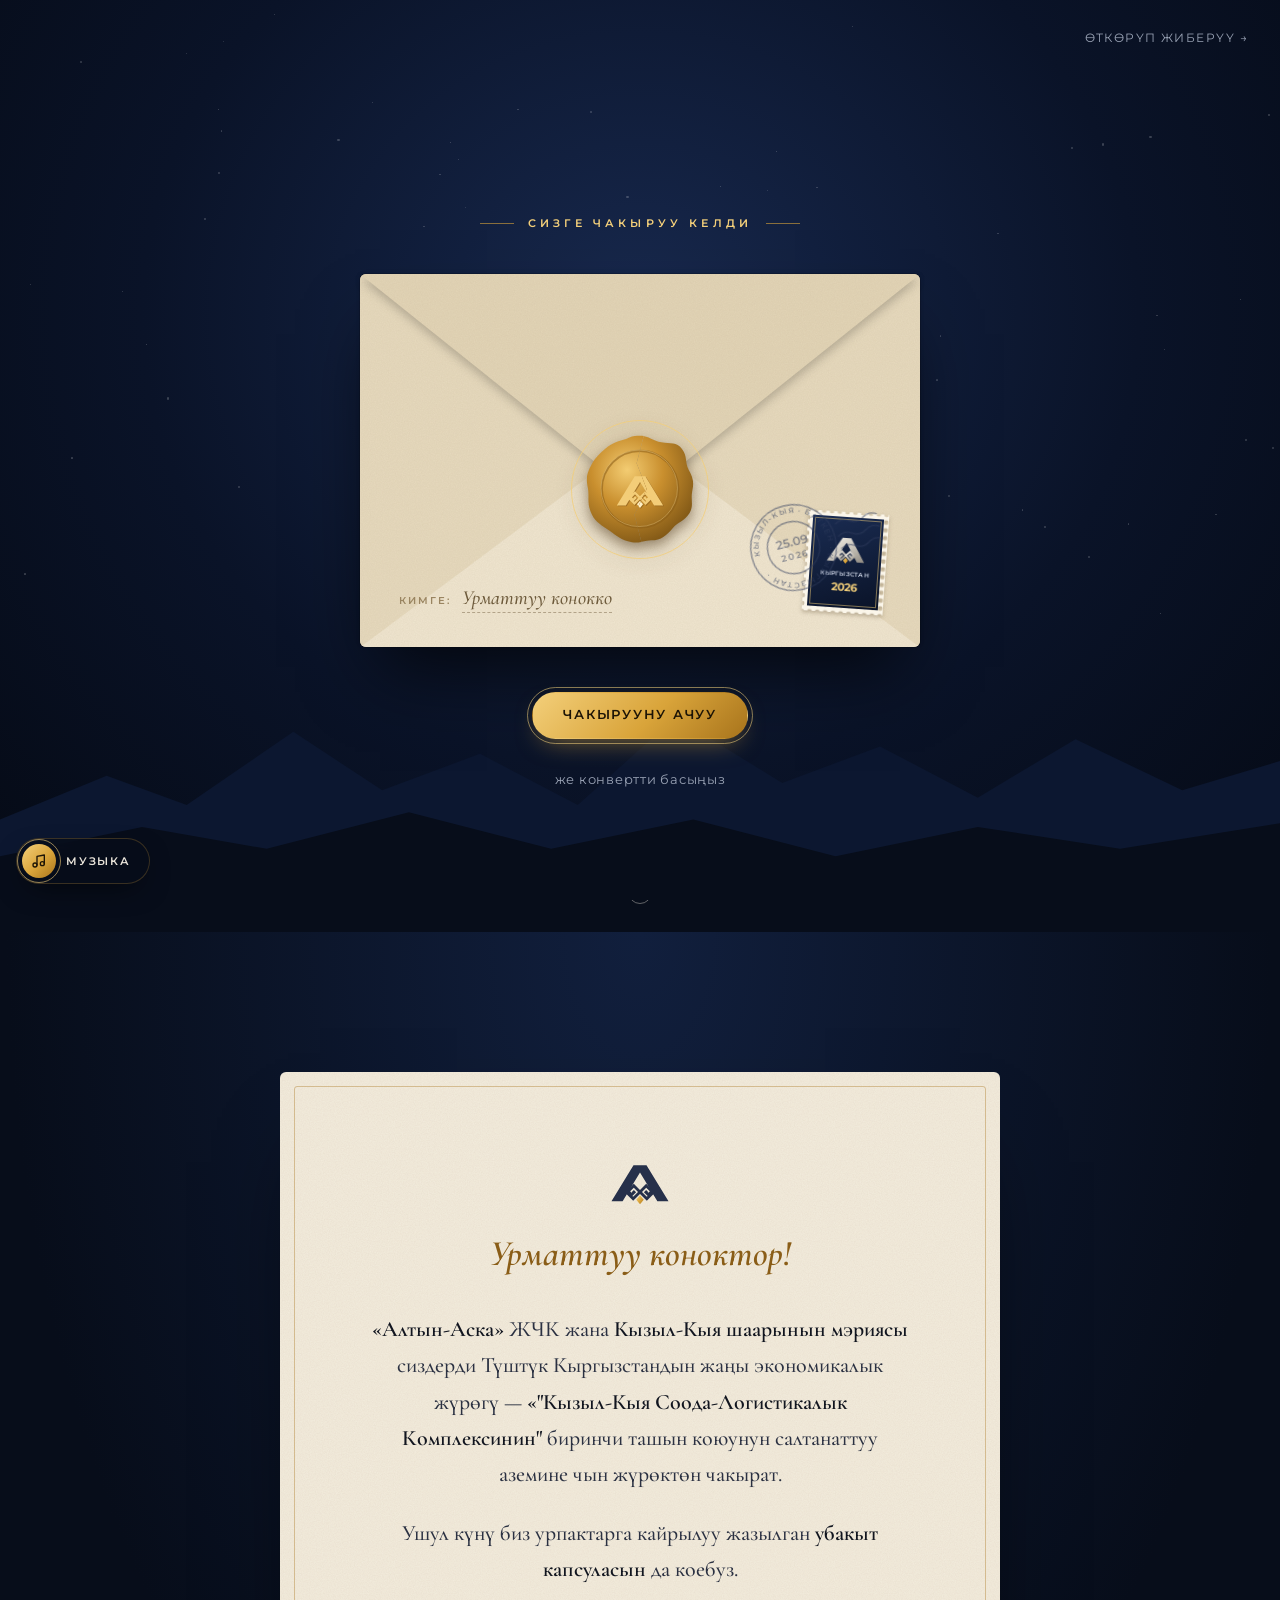
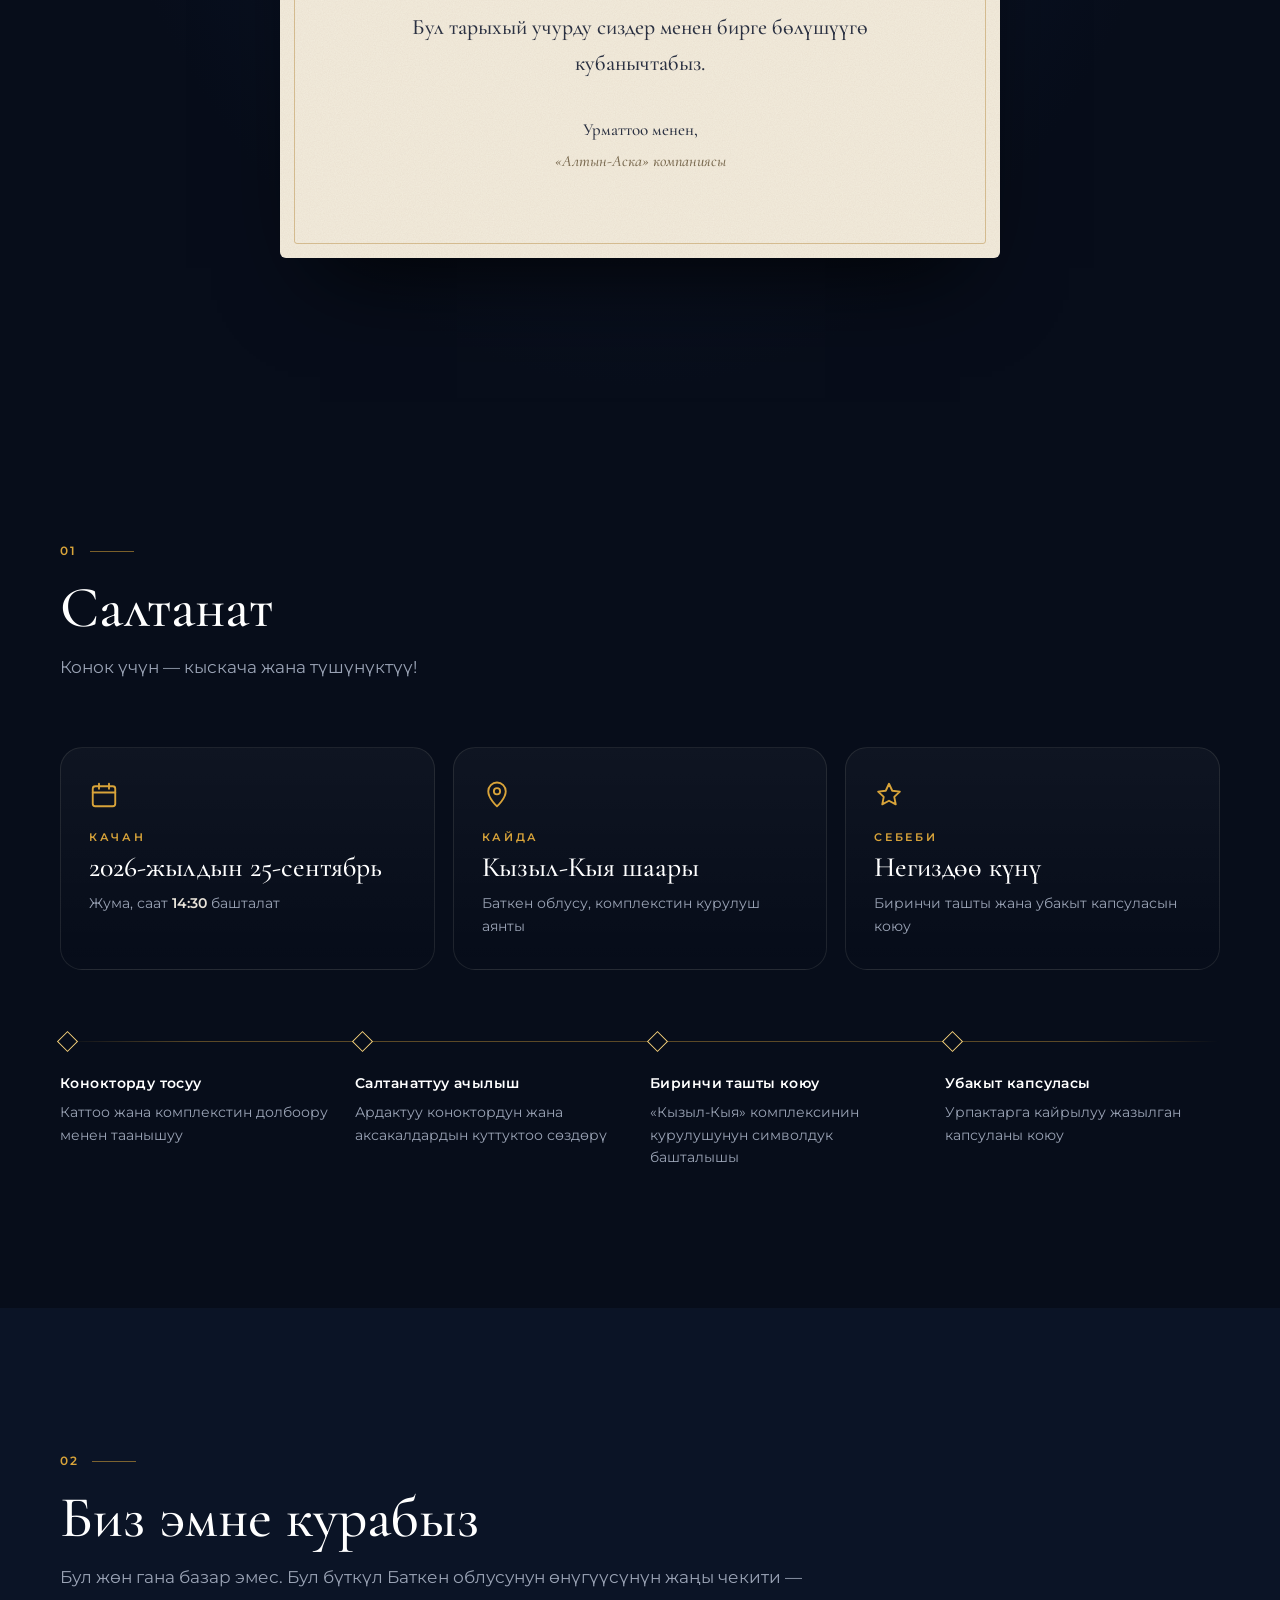
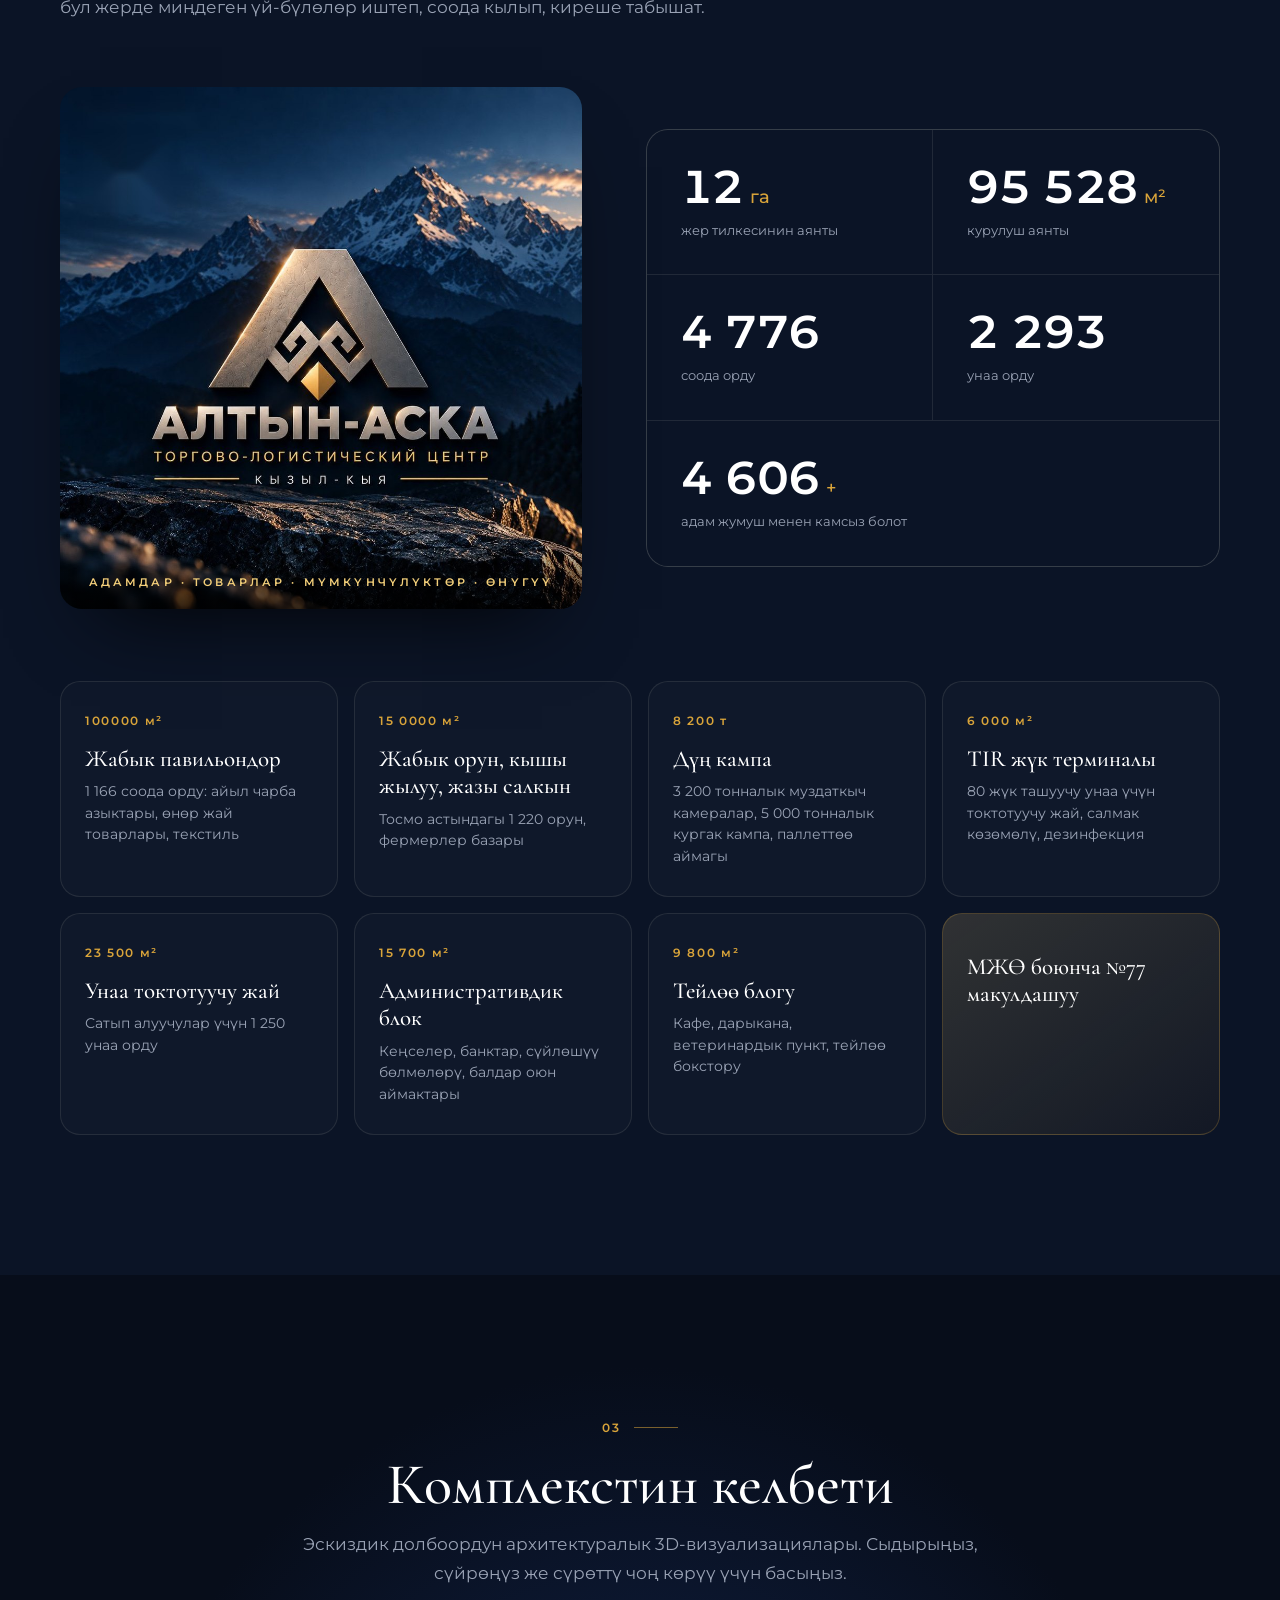
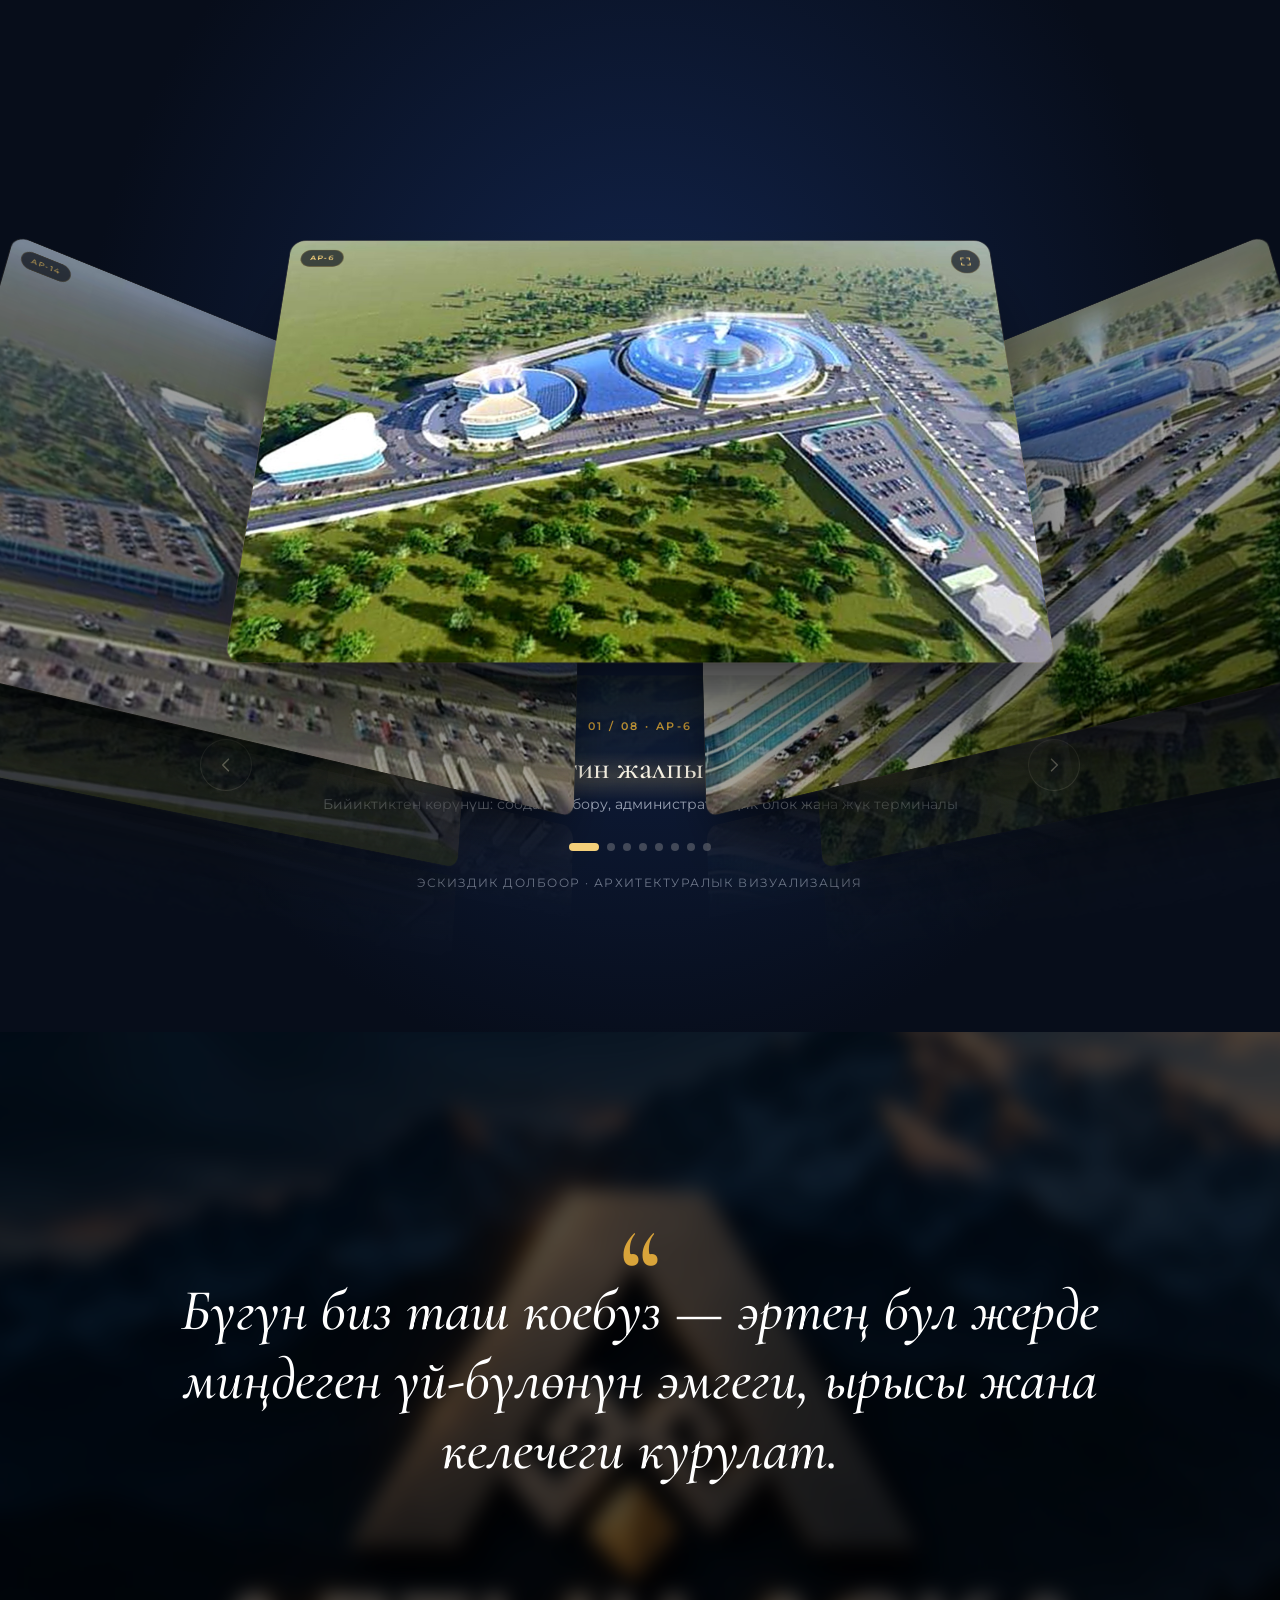
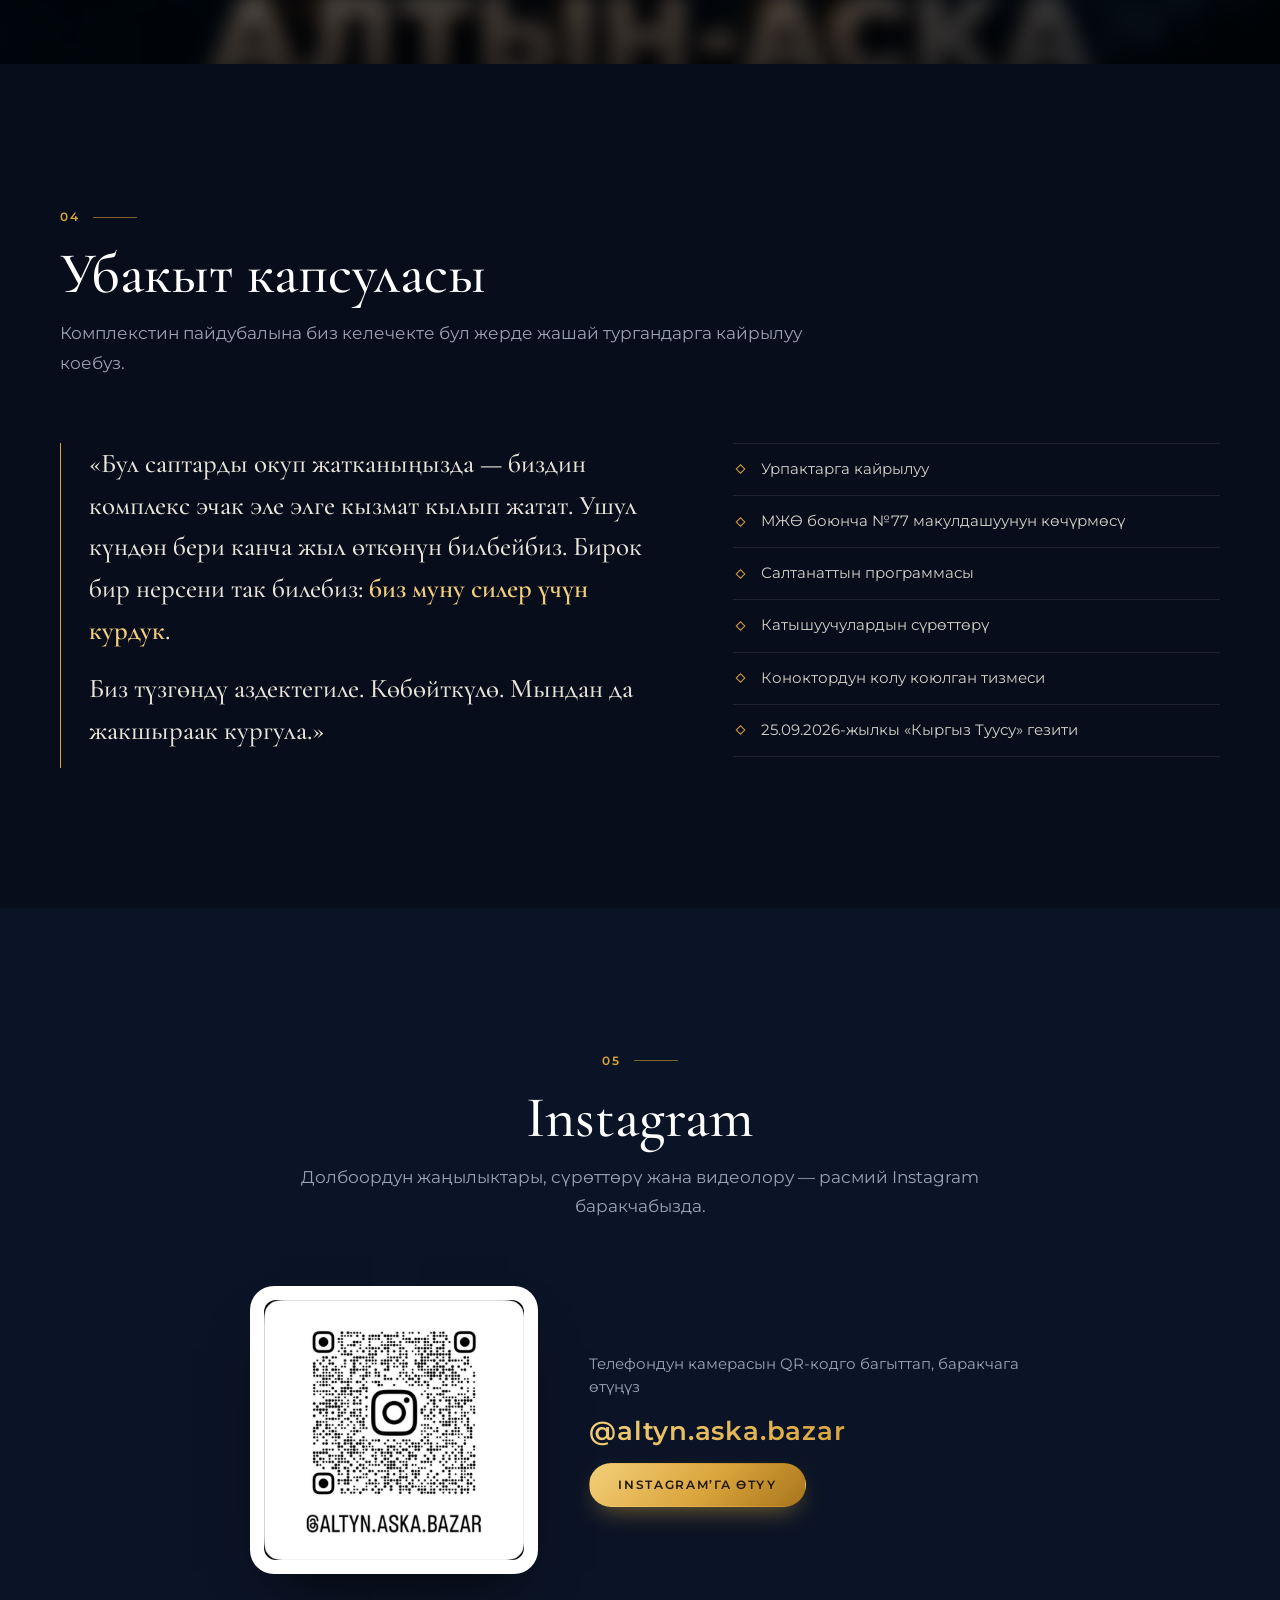
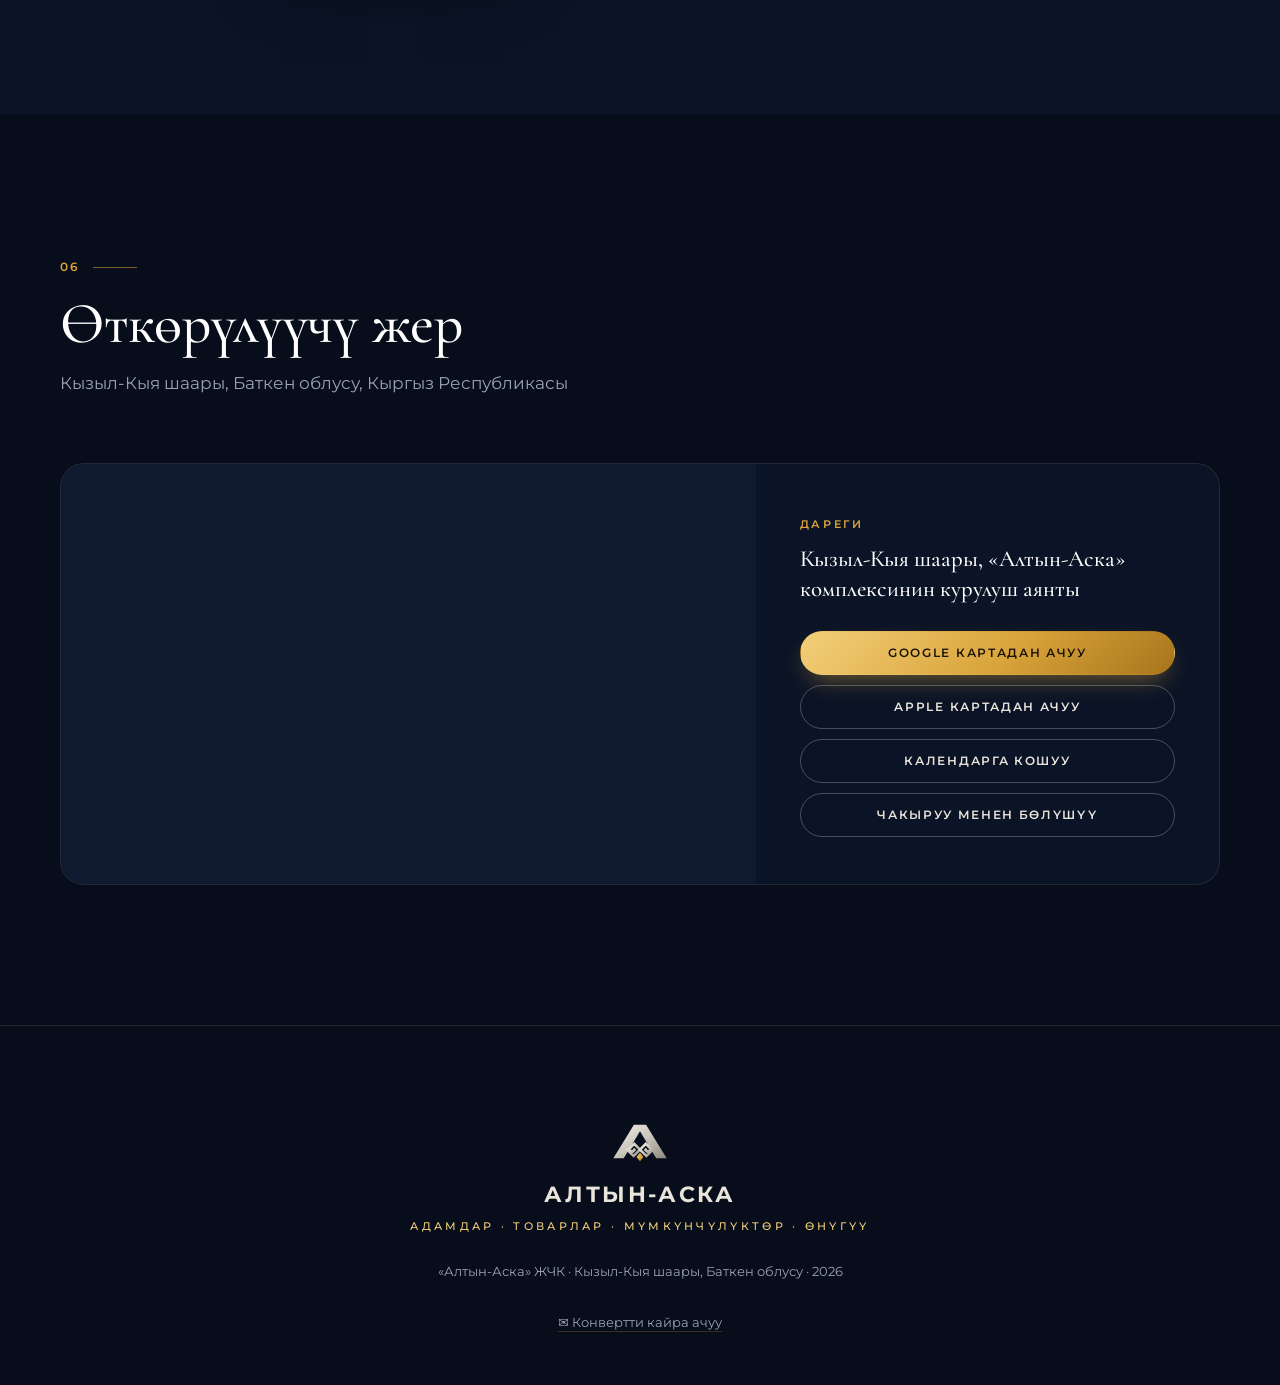
<file: shakirov-site/index.html>
<!doctype html>
<html lang="ky">
<head>
  <meta charset="utf-8">
  <meta name="viewport" content="width=device-width, initial-scale=1, viewport-fit=cover">
  <title>Чакыруу · «Кызыл-Кыя» комплекси · Алтын-Аска</title>
  <meta name="description" content="«Кызыл-Кыя» соода-транспорттук-логистикалык комплексинин биринчи ташын коюунун салтанаттуу аземине чакыруу. 2026-жылдын 25-сентябры.">
  <meta name="theme-color" content="#070d1a">
  <meta property="og:type" content="website">
  <meta property="og:title" content="Чакыруу · «Кызыл-Кыя» комплекси">
  <meta property="og:description" content="2026-жылдын 25-сентябры · Биринчи ташты коюунун салтанаттуу аземи · Кызыл-Кыя шаары">
  <meta property="og:image" content="assets/og.jpg">
  <link rel="icon" href="assets/logo.svg" type="image/svg+xml">
  <link rel="preconnect" href="https://fonts.googleapis.com">
  <link rel="preconnect" href="https://fonts.gstatic.com" crossorigin>
  <link href="https://fonts.googleapis.com/css2?family=Cormorant+Garamond:ital,wght@0,500;0,600;1,500;1,600&family=Montserrat:wght@400;500;600;700&display=swap" rel="stylesheet">
  <link rel="stylesheet" href="css/style.css">
</head>
<body class="is-locked">

<!-- ===== Логотип и печать (SVG-спрайт) ===== -->
<svg width="0" height="0" style="position:absolute" aria-hidden="true" focusable="false">
  <defs>
    <linearGradient id="lgGold" x1="0" y1="0" x2="1" y2="1">
      <stop offset="0" stop-color="#F6D27A"/><stop offset=".55" stop-color="#D9A43A"/><stop offset="1" stop-color="#A8741C"/>
    </linearGradient>
    <linearGradient id="lgSilver" x1="0" y1="0" x2="1" y2="1">
      <stop offset="0" stop-color="#F4F1EB"/><stop offset=".5" stop-color="#CBC6BC"/><stop offset="1" stop-color="#8F8A81"/>
    </linearGradient>
    <radialGradient id="waxGold" cx=".38" cy=".32" r=".75">
      <stop offset="0" stop-color="#F3CC72"/><stop offset=".45" stop-color="#C98F2E"/><stop offset="1" stop-color="#7C5414"/>
    </radialGradient>
  </defs>
  <symbol id="logo" viewBox="0 0 200 162">
    <path d="M79 30 L121 30 L192 146 L156 146 L100 53 L44 146 L8 146 Z" style="fill:var(--logo-body,url(#lgSilver))"/>
    <g style="fill:none;stroke:var(--logo-body,url(#lgSilver));stroke-width:9;stroke-linejoin:miter;stroke-miterlimit:4">
      <path d="M52 112 L78 138 L100 116 L80 96 L62 114 L73 125 L81 117 L77 113"/>
      <path d="M148 112 L122 138 L100 116 L120 96 L138 114 L127 125 L119 117 L123 113"/>
    </g>
    <path d="M100 127 L112 141 L100 156 L88 141 Z" style="fill:var(--logo-tip,url(#lgGold))"/>
  </symbol>
  <symbol id="waxShape" viewBox="0 0 120 120">
    <path d="M60 3 C70 3 74 9 83 10 C93 12 99 9 105 17 C111 25 108 31 112 39 C117 48 118 53 116 62 C114 72 118 77 113 86 C107 95 101 95 95 102 C88 110 83 115 72 115 C62 116 57 119 47 116 C37 113 33 108 25 103 C16 97 11 94 7 84 C3 74 6 68 4 58 C2 48 3 43 8 34 C13 25 17 22 25 15 C34 8 40 9 48 5 C53 3 56 3 60 3 Z" fill="url(#waxGold)"/>
    <circle cx="60" cy="60" r="41" fill="none" stroke="#8a5d17" stroke-opacity=".55" stroke-width="2.5"/>
    <circle cx="59.2" cy="59.2" r="41" fill="none" stroke="#ffe3a0" stroke-opacity=".35" stroke-width="1"/>
    <use href="#logo" xlink:href="#logo" x="33" y="38" width="54" height="44" style="--logo-tip:#7d5412;--logo-body:#86591a" opacity=".6" transform="translate(.9 1)"/>
    <use href="#logo" xlink:href="#logo" x="33" y="38" width="54" height="44" style="--logo-tip:#fff0c4;--logo-body:#f3cd78"/>
  </symbol>
</svg>

<!-- ===================== КОНВЕРТ ===================== -->
<div class="intro" id="intro" role="dialog" aria-modal="true" aria-label="Конверттеги чакыруу">
  <div class="intro__sky" aria-hidden="true">
    <div class="stars" data-stars="70"></div>
    <svg class="intro__ridge" viewBox="0 0 1440 320" preserveAspectRatio="none">
      <path d="M0 320 L0 210 L120 150 L210 190 L330 90 L430 170 L540 120 L650 190 L760 70 L880 160 L990 110 L1100 180 L1210 100 L1330 170 L1440 130 L1440 320 Z" fill="#0c1730"/>
      <path d="M0 320 L0 260 L160 220 L300 250 L460 200 L620 250 L780 210 L940 260 L1100 220 L1260 250 L1440 215 L1440 320 Z" fill="#070d1a"/>
    </svg>
  </div>

  <div class="intro__stage">
    <p class="intro__eyebrow">Сизге чакыруу келди</p>

    <div class="envelope" id="envelope">
      <div class="envelope__back"></div>

      <div class="letter" aria-hidden="true">
        <svg class="letter__logo" viewBox="0 0 200 162"><use href="#logo" xlink:href="#logo"/></svg>
        <span class="letter__kicker">Чакыруу</span>
        <span class="letter__date">25 · 09 · 2026</span>
        <span class="letter__place">Кызыл-Кыя</span>
      </div>

      <div class="envelope__pocket" aria-hidden="true">
        <span class="pk pk--l"></span><span class="pk pk--r"></span><span class="pk pk--b"></span>
      </div>

      <div class="envelope__address" aria-hidden="true"><span>Кимге:</span> <em>Урматтуу конокко</em></div>

      <div class="postage" aria-hidden="true">
        <div class="postage__inner">
          <svg class="postage__logo" viewBox="0 0 200 162"><use href="#logo" xlink:href="#logo"/></svg>
          <span class="postage__txt">Кыргызстан</span>
          <span class="postage__val">2026</span>
        </div>
      </div>
      <svg class="postmark" viewBox="0 0 120 120" aria-hidden="true">
        <defs><path id="pmCircle" d="M16 60 a44 44 0 1 1 88 0 a44 44 0 1 1 -88 0"/></defs>
        <circle cx="60" cy="60" r="54"/><circle cx="60" cy="60" r="33"/>
        <text class="pm-ring"><textPath href="#pmCircle" xlink:href="#pmCircle">КЫЗЫЛ-КЫЯ · БАТКЕН · КЫРГЫЗСТАН ·</textPath></text>
        <text x="60" y="58" text-anchor="middle" class="pm-d">25.09</text>
        <text x="60" y="74" text-anchor="middle" class="pm-y">2026</text>
        <path class="pm-wave" d="M118 44 q9 -6 18 0 t18 0 t18 0 M118 60 q9 -6 18 0 t18 0 t18 0 M118 76 q9 -6 18 0 t18 0 t18 0"/>
      </svg>

      <div class="envelope__flap" aria-hidden="true"><span class="flap"></span></div>

      <button class="seal" id="seal" type="button" aria-label="Чакырууну ачуу">
        <span class="seal__half seal__half--l"><svg viewBox="0 0 120 120"><use href="#waxShape" xlink:href="#waxShape"/></svg></span>
        <span class="seal__half seal__half--r"><svg viewBox="0 0 120 120"><use href="#waxShape" xlink:href="#waxShape"/></svg></span>
        <span class="seal__pulse"></span>
      </button>
    </div>

    <button class="btn btn--gold intro__open" id="introOpen" type="button">Чакырууну ачуу</button>
    <p class="intro__hint">же конвертти басыңыз</p>
  </div>

  <button class="intro__skip" id="introSkip" type="button">Өткөрүп жиберүү →</button>
</div>

<!-- ===================== САЙТ ===================== -->
<header class="nav" id="nav">
  <a class="nav__brand" href="#top" aria-label="Алтын-Аска">
    <svg class="nav__logo" viewBox="0 0 200 162"><use href="#logo" xlink:href="#logo"/></svg>
    <span>Алтын-Аска</span>
  </a>
  <nav class="nav__links" aria-label="Бөлүмдөр">
    <a href="#event">Салтанат</a>
    <a href="#project">Долбоор</a>
    <a href="#gallery">3D-долбоор</a>
    <a href="#capsule">Капсула</a>
    <a href="#instagram">Instagram</a>
    <a href="#place">Дареги</a>
  </nav>
  <div class="nav__right">
    <button class="btn btn--sm btn--gold" type="button" data-ics>Календарга</button>
  </div>
</header>

<main id="top">

  <!-- HERO -->
  <section class="hero" id="hero">
    <div class="hero__sky" aria-hidden="true">
      <div class="stars" data-stars="110"></div>
      <div class="hero__glow"></div>
      <svg class="mtn mtn--far" data-parallax=".1" viewBox="0 0 1440 520" preserveAspectRatio="xMidYMax slice">
        <defs>
          <linearGradient id="mFar" x1="0" y1="0" x2="0" y2="1"><stop offset="0" stop-color="#2d4068"/><stop offset="1" stop-color="#0f1a33"/></linearGradient>
          <linearGradient id="snow" x1="0" y1="0" x2="0" y2="1"><stop offset="0" stop-color="#f6e7c8"/><stop offset="1" stop-color="#f6e7c8" stop-opacity="0"/></linearGradient>
        </defs>
        <path d="M0 520 L0 330 L140 250 L230 290 L380 160 L470 220 L560 180 L720 40 L860 200 L940 170 L1060 250 L1180 140 L1300 230 L1440 190 L1440 520 Z" fill="url(#mFar)"/>
        <path d="M720 40 L674 80 L690 76 L704 92 L720 78 L738 94 L751 75 Z M380 160 L345 190 L360 186 L372 198 L386 185 L400 192 L416 184 Z M1180 140 L1145 172 L1160 168 L1172 180 L1188 166 L1202 174 L1217 168 Z" fill="url(#snow)" opacity=".85"/>
      </svg>
      <svg class="mtn mtn--mid" data-parallax=".2" viewBox="0 0 1440 520" preserveAspectRatio="xMidYMax slice">
        <path d="M0 520 L0 380 L120 330 L260 400 L420 300 L560 380 L700 320 L840 390 L990 290 L1130 370 L1280 320 L1440 360 L1440 520 Z" fill="#111d38"/>
      </svg>
      <svg class="mtn mtn--near" data-parallax=".32" viewBox="0 0 1440 520" preserveAspectRatio="xMidYMax slice">
        <path d="M0 520 L0 440 L180 400 L360 450 L540 410 L720 460 L900 415 L1080 455 L1260 420 L1440 450 L1440 520 Z" fill="#070d1a"/>
      </svg>
    </div>

    <div class="hero__content">
      <svg class="hero__logo" viewBox="0 0 200 162" role="img" aria-label="Алтын-Аска логотиби"><use href="#logo" xlink:href="#logo"/></svg>
      <p class="hero__brand">Алтын-Аска</p>
      <p class="hero__sub"><span>Кызыл-Кыя</span> соода-транспорттук-логистикалык комплекси</p>

      <h1 class="hero__title">
        <span class="hero__eyebrow">Чакыруу</span>
        <span>Биринчи ташты коюунун<br> салтанаттуу аземи</span>
      </h1>

      <div class="hero__date">
        <span>Жума</span>
        <strong>2026-жылдын 25-сентябрь</strong>
        <span data-time>14:30</span>
      </div>

      <div class="countdown" id="countdown" aria-label="Салтанатка чейин калды">
        <div><b data-cd="d">00</b><span>күн</span></div>
        <div><b data-cd="h">00</b><span>саат</span></div>
        <div><b data-cd="m">00</b><span>мүнөт</span></div>
        <div><b data-cd="s">00</b><span>секунд</span></div>
      </div>

      <div class="hero__actions">
        <a class="btn btn--gold" href="#letter">Чакырууну окуу</a>
        <a class="btn btn--ghost" href="#place">Кантип жетүүгө болот</a>
      </div>
    </div>

    <a class="scroll-cue" href="#letter" aria-label="Ылдый жылдыруу"><span></span></a>
  </section>

  <!-- ПИСЬМО -->
  <section class="section section--paper" id="letter">
    <article class="paper reveal">
      <svg class="paper__logo" viewBox="0 0 200 162" aria-hidden="true"><use href="#logo" xlink:href="#logo"/></svg>
      <p class="paper__greet">Урматтуу коноктор!</p>
      <p><b>«Алтын-Аска»</b> ЖЧК жана <b>Кызыл-Кыя шаарынын мэриясы</b> сиздерди Түштүк Кыргызстандын жаңы экономикалык жүрөгү — <b>«"Кызыл-Кыя Соода-Логистикалык Комплексинин"</b> биринчи ташын коюунун салтанаттуу аземине чын жүрөктөн чакырат.</p>
      <p>Ушул күнү биз урпактарга кайрылуу жазылган <b>убакыт капсуласын</b> да коебуз.</p>
      <p>Бул тарыхый учурду сиздер менен бирге бөлүшүүгө кубанычтабыз.</p>
      <div class="paper__sign">
        <span>Урматтоо менен,</span>
        <em>«Алтын-Аска» компаниясы</em>
      </div>
    </article>
  </section>

  <!-- ЦЕРЕМОНИЯ -->
  <section class="section" id="event">
    <div class="container">
      <header class="head reveal">
        <span class="head__num">01</span>
        <h2>Салтанат</h2>
        <p>Конок үчүн — кыскача жана түшүнүктүү!</p>
      </header>

      <div class="info">
        <div class="info__card reveal">
          <svg viewBox="0 0 24 24" class="ico" aria-hidden="true"><rect x="3" y="5" width="18" height="16" rx="2"/><path d="M3 10h18M8 3v4M16 3v4"/></svg>
          <span class="info__label">Качан</span>
          <strong>2026-жылдын 25-сентябрь</strong>
          <span>Жума, саат <b data-time>14:00</b> башталат</span>
        </div>
        <div class="info__card reveal">
          <svg viewBox="0 0 24 24" class="ico" aria-hidden="true"><path d="M12 21s-7-6.2-7-12a7 7 0 0 1 14 0c0 5.8-7 12-7 12z"/><circle cx="12" cy="9" r="2.5"/></svg>
          <span class="info__label">Кайда</span>
          <strong>Кызыл-Кыя шаары</strong>
          <span>Баткен облусу, комплекстин курулуш аянты</span>
        </div>
        <div class="info__card reveal">
          <svg viewBox="0 0 24 24" class="ico" aria-hidden="true"><path d="M12 3l2.6 5.6 6.1.7-4.5 4.2 1.2 6L12 16.6 6.6 19.5l1.2-6L3.3 9.3l6.1-.7z"/></svg>
          <span class="info__label">Себеби</span>
          <strong>Негиздөө күнү</strong>
          <span>Биринчи ташты жана убакыт капсуласын коюу</span>
        </div>
      </div>

      <ol class="steps">
        <li class="reveal"><span class="steps__dot"></span><div><strong>Конокторду тосуу</strong><p>Каттоо жана комплекстин долбоору менен таанышуу</p></div></li>
        <li class="reveal"><span class="steps__dot"></span><div><strong>Салтанаттуу ачылыш</strong><p>Ардактуу коноктордун жана аксакалдардын куттуктоо сөздөрү</p></div></li>
        <li class="reveal"><span class="steps__dot"></span><div><strong>Биринчи ташты коюу</strong><p>«Кызыл-Кыя» комплексинин курулушунун символдук башталышы</p></div></li>
        <li class="reveal"><span class="steps__dot"></span><div><strong>Убакыт капсуласы</strong><p>Урпактарга кайрылуу жазылган капсуланы коюу</p></div></li>
      </ol>
    </div>
  </section>

  <!-- ПРОЕКТ -->
  <section class="section section--alt" id="project">
    <div class="container">
      <header class="head reveal">
        <span class="head__num">02</span>
        <h2>Биз эмне курабыз</h2>
        <p>Бул жөн гана базар эмес. Бул бүткүл Баткен облусунун өнүгүүсүнүн жаңы чекити — бул жерде миңдеген үй-бүлөлөр иштеп, соода кылып, киреше табышат.</p>
      </header>

      <div class="about">
        <figure class="about__poster reveal">
          <img src="assets/poster.jpg" alt="Тоолордун фонундагы Алтын-Аска фирмалык белгиси" loading="lazy" width="1000" height="1000">
          <figcaption>Адамдар · Товарлар · Мүмкүнчүлүктөр · Өнүгүү</figcaption>
        </figure>

        <div class="stats">
          <div class="stat reveal"><b data-count="13">0</b><i>га</i><span>жер тилкесинин аянты</span></div>
          <div class="stat reveal"><b data-count="100000">0</b><i>м²</i><span>курулуш аянты</span></div>
          <div class="stat reveal"><b data-count="5000">0</b><span>соода орду</span></div>
          <div class="stat reveal"><b data-count="2400">0</b><span>унаа орду</span></div>
          <div class="stat reveal"><b data-count="5000">0</b><i>+</i><span>адам жумуш менен камсыз болот</span></div>
        </div>
      </div>

      <div class="zones">
        <div class="zone reveal">
          <span class="zone__n">100000 м²</span><h3>Жабык павильондор</h3>
          <p>1 166 соода орду: айыл чарба азыктары, өнөр жай товарлары, текстиль</p>
        </div>
        <div class="zone reveal">
          <span class="zone__n">15 0000 м²</span><h3>Жабык орун, кышы жылуу, жазы салкын</h3>
          <p>Тосмо астындагы 1 220 орун, фермерлер базары</p>
        </div>
        <div class="zone reveal">
          <span class="zone__n">8 200 т</span><h3>Дүң кампа</h3>
          <p>3 200 тонналык муздаткыч камералар, 5 000 тонналык кургак кампа, паллеттөө аймагы</p>
        </div>
        <div class="zone reveal">
          <span class="zone__n">6 000 м²</span><h3>TIR жүк терминалы</h3>
          <p>80 жүк ташуучу унаа үчүн токтотуучу жай, салмак көзөмөлү, дезинфекция</p>
        </div>
        <div class="zone reveal">
          <span class="zone__n">23 500 м²</span><h3>Унаа токтотуучу жай</h3>
          <p>Сатып алуучулар үчүн 1 250 унаа орду</p>
        </div>
        <div class="zone reveal">
          <span class="zone__n">15 700 м²</span><h3>Административдик блок</h3>
          <p>Кеңселер, банктар, сүйлөшүү бөлмөлөрү, балдар оюн аймактары</p>
        </div>
        <div class="zone reveal">
          <span class="zone__n">9 800 м²</span><h3>Тейлөө блогу</h3>
          <p>Кафе, дарыкана, ветеринардык пункт, тейлөө бокстору</p>
        </div>
        <div class="zone zone--accent reveal">
        <h3>МЖӨ боюнча №77 макулдашуу</h3>
        </div>
      </div>
    </div>
  </section>

  <!-- 3D-ГАЛЕРЕЯ -->
  <section class="section gallery" id="gallery">
    <div class="container">
      <header class="head head--center reveal">
        <span class="head__num">03</span>
        <h2>Комплекстин келбети</h2>
        <p>Эскиздик долбоордун архитектуралык 3D-визуализациялары. Сыдырыңыз, сүйрөңүз же сүрөттү чоң көрүү үчүн басыңыз.</p>
      </header>
    </div>

    <div class="cf-scene">
      <div class="cf" id="cf" role="region" aria-roledescription="carousel" aria-label="Комплекстин келбети"></div>
    </div>

    <div class="container">
      <div class="cf-info">
        <button class="cf-btn" id="cfPrev" type="button" aria-label="Мурунку">
          <svg viewBox="0 0 24 24" aria-hidden="true"><path d="M15 5l-7 7 7 7"/></svg>
        </button>
        <div class="cf-cap" id="cfCap" aria-live="polite">
          <span class="cf-cap__meta"><span id="cfCount">01 / 08</span> · <span id="cfCode">AP-6</span></span>
          <h3 id="cfTitle"></h3>
          <p id="cfDesc"></p>
        </div>
        <button class="cf-btn" id="cfNext" type="button" aria-label="Кийинки">
          <svg viewBox="0 0 24 24" aria-hidden="true"><path d="M9 5l7 7-7 7"/></svg>
        </button>
      </div>
      <div class="cf-dots" id="cfDots"></div>
      <p class="cf-note">Эскиздик долбоор · архитектуралык визуализация</p>
    </div>
  </section>

  <!-- ЦИТАТА -->
  <section class="quote">
    <blockquote class="reveal">
      <span class="quote__mark" aria-hidden="true">“</span>
      <span>Бүгүн биз таш коебуз — эртең бул жерде миңдеген үй-бүлөнүн эмгеги, ырысы жана келечеги курулат.</span>
    </blockquote>
  </section>

  <!-- КАПСУЛА -->
  <section class="section" id="capsule">
    <div class="container">
      <header class="head reveal">
        <span class="head__num">04</span>
        <h2>Убакыт капсуласы</h2>
        <p>Комплекстин пайдубалына биз келечекте бул жерде жашай тургандарга кайрылуу коебуз.</p>
      </header>

      <div class="capsule">
        <div class="capsule__msg reveal">
          <p>«Бул саптарды окуп жатканыңызда — биздин комплекс эчак эле элге кызмат кылып жатат. Ушул күндөн бери канча жыл өткөнүн билбейбиз. Бирок бир нерсени так билебиз: <b>биз муну силер үчүн курдук</b>.</p>
          <p>Биз түзгөндү аздектегиле. Көбөйткүлө. Мындан да жакшыраак кургула.»</p>
        </div>
        <ul class="capsule__items reveal">
          <li>Урпактарга кайрылуу</li>
          <li>МЖӨ боюнча №77 макулдашуунун көчүрмөсү</li>
          <li>Салтанаттын программасы</li>
          <li>Катышуучулардын сүрөттөрү</li>
          <li>Коноктордун колу коюлган тизмеси</li>
          <li>25.09.2026-жылкы «Кыргыз Туусу» гезити</li>
        </ul>
      </div>
    </div>
  </section>

  <!-- INSTAGRAM -->
  <section class="section section--alt" id="instagram">
    <div class="container">
      <header class="head head--center reveal">
        <span class="head__num">05</span>
        <h2>Instagram</h2>
        <p>Долбоордун жаңылыктары, сүрөттөрү жана видеолору — расмий Instagram баракчабызда.</p>
      </header>

      <div class="ig reveal">
        <a class="ig__card" href="https://www.instagram.com/altyn.aska.bazar/" target="_blank" rel="noopener">
          <img src="assets/instagram-qr.png" alt="@altyn.aska.bazar Instagram баракчасынын QR-коду" width="700" height="700" loading="lazy">
        </a>
        <div class="ig__side">
          <p class="ig__hint">Телефондун камерасын QR-кодго багыттап, баракчага өтүңүз</p>
          <p class="ig__name">@altyn.aska.bazar</p>
          <a class="btn btn--gold" href="https://www.instagram.com/altyn.aska.bazar/" target="_blank" rel="noopener">Instagram’га өтүү</a>
        </div>
      </div>
    </div>
  </section>

  <!-- МЕСТО -->
  <section class="section" id="place">
    <div class="container">
      <header class="head reveal">
        <span class="head__num">06</span>
        <h2>Өткөрүлүүчү жер</h2>
        <p>Кызыл-Кыя шаары, Баткен облусу, Кыргыз Республикасы</p>
      </header>

      <div class="place reveal">
        <div class="place__map">
          <iframe id="map" title="Карта: Кызыл-Кыя" loading="lazy" referrerpolicy="no-referrer-when-downgrade"
            src="https://www.google.com/maps?q=40.270648,72.145889&amp;z=16&amp;hl=ky&amp;output=embed"></iframe>
        </div>
        <div class="place__side">
          <div>
            <span class="info__label">Дареги</span>
            <strong>Кызыл-Кыя шаары, «Алтын-Аска» комплексинин курулуш аянты</strong>
          </div>
          <div class="place__btns">
            <a class="btn btn--gold" data-map="google" target="_blank" rel="noopener" href="https://maps.app.goo.gl/RAks3B6GCmSB7t5H8">Google картадан ачуу</a>
            <a class="btn btn--ghost" data-map="apple" target="_blank" rel="noopener" href="https://maps.apple.com/?ll=40.270648,72.145889&amp;q=%D0%90%D0%BB%D1%82%D1%8B%D0%BD-%D0%90%D1%81%D0%BA%D0%B0">Apple картадан ачуу</a>
            <button class="btn btn--ghost" type="button" data-ics>Календарга кошуу</button>
            <button class="btn btn--ghost" type="button" id="shareBtn">Чакыруу менен бөлүшүү</button>
          </div>
        </div>
      </div>
    </div>
  </section>
</main>

<footer class="footer">
  <svg class="footer__logo" viewBox="0 0 200 162" aria-hidden="true"><use href="#logo" xlink:href="#logo"/></svg>
  <p class="footer__brand">Алтын-Аска</p>
  <p class="footer__tag">Адамдар · Товарлар · Мүмкүнчүлүктөр · Өнүгүү</p>
  <p class="footer__meta">«Алтын-Аска» ЖЧК · Кызыл-Кыя шаары, Баткен облусу · 2026</p>
  <button class="footer__replay" type="button" id="replay">✉ Конвертти кайра ачуу</button>
</footer>

<!-- Просмотр изображения -->
<div class="lb" id="lb" hidden role="dialog" aria-modal="true" aria-label="Комплекстин келбети">
  <button class="lb__btn lb__close" id="lbClose" type="button" aria-label="Жабуу">
    <svg viewBox="0 0 24 24" aria-hidden="true"><path d="M6 6l12 12M18 6L6 18"/></svg>
  </button>
  <button class="lb__btn lb__prev" id="lbPrev" type="button" aria-label="Мурунку">
    <svg viewBox="0 0 24 24" aria-hidden="true"><path d="M15 5l-7 7 7 7"/></svg>
  </button>
  <figure class="lb__fig">
    <img id="lbImg" alt="">
    <figcaption class="lb__cap" id="lbCap"></figcaption>
  </figure>
  <button class="lb__btn lb__next" id="lbNext" type="button" aria-label="Кийинки">
    <svg viewBox="0 0 24 24" aria-hidden="true"><path d="M9 5l7 7-7 7"/></svg>
  </button>
</div>

<!-- Фондогу музыка -->
<button class="music" id="music" type="button" aria-pressed="false" aria-label="Музыканы күйгүзүү">
  <span class="music__icon" aria-hidden="true">
    <svg class="music__note" viewBox="0 0 24 24"><path d="M9 18V5l11-2v13"/><circle cx="6" cy="18" r="3"/><circle cx="17" cy="16" r="3"/></svg>
    <span class="music__bars"><i></i><i></i><i></i><i></i></span>
  </span>
  <span class="music__label">Музыка</span>
</button>
<div class="music__player" id="musicPlayer"><div id="ytPlayer"></div></div>

<div class="toast" id="toast" role="status" aria-live="polite"></div>

<script src="js/main.js"></script>
</body>
</html>
</file>
<file: css/style.css>
/* ==========================================================
   Алтын-Аска · Приглашение на церемонию ТЛК «Кызыл-Кия»
   ========================================================== */

:root {
  --bg: #070d1a;
  --bg2: #0b1426;
  --line: rgba(217, 164, 58, .24);
  --hair: rgba(233, 228, 218, .1);
  --gold: #d9a43a;
  --gold2: #f3cf7a;
  --gold3: #a8741c;
  --text: #e9e4da;
  --muted: #9aa3b5;
  --paper: #f3ecdd;
  --ink: #1d2436;
  --serif: "Cormorant Garamond", Georgia, "Times New Roman", serif;
  --sans: "Montserrat", system-ui, -apple-system, "Segoe UI", Arial, sans-serif;
  --ease: cubic-bezier(.2, .7, .1, 1);
  --tex: url("data:image/svg+xml;utf8,<svg xmlns='http://www.w3.org/2000/svg' width='220' height='220'><filter id='n'><feTurbulence type='fractalNoise' baseFrequency='.85' numOctaves='3' stitchTiles='stitch'/><feColorMatrix values='0 0 0 0 .3 0 0 0 0 .22 0 0 0 0 .12 0 0 0 .1 0'/></filter><rect width='100%25' height='100%25' filter='url(%23n)'/></svg>");
  color-scheme: dark;
}

*, *::before, *::after { box-sizing: border-box; }
html { scroll-behavior: smooth; -webkit-text-size-adjust: 100%; }
body {
  margin: 0;
  background: var(--bg);
  color: var(--text);
  font: 400 15px/1.6 var(--sans);
  -webkit-font-smoothing: antialiased;
  overflow-x: hidden;
}
body.is-locked { overflow: hidden; }
[hidden] { display: none !important; }
img { max-width: 100%; }
a { color: inherit; }
button { font: inherit; }
:focus-visible { outline: 2px solid var(--gold2); outline-offset: 3px; }

/* ---------- Звёзды ---------- */
.stars { position: absolute; top: 0; right: 0; bottom: 0; left: 0; pointer-events: none; }
.stars i {
  position: absolute; border-radius: 50%;
  background: #fff; opacity: .2;
  animation: twinkle 4s ease-in-out infinite;
}
@keyframes twinkle { 50% { opacity: .9; } }

/* ==========================================================
   КОНВЕРТ
   ========================================================== */
.intro {
  position: fixed; top: 0; right: 0; bottom: 0; left: 0; z-index: 100;
  display: grid; place-items: center;
  overflow: hidden;
  background: radial-gradient(ellipse at 50% 35%, #17284d 0%, #0a1328 55%, #050a15 100%);
  transition: opacity .9s var(--ease), visibility .9s;
}
.intro__sky { position: absolute; top: 0; right: 0; bottom: 0; left: 0; }
.intro__ridge { position: absolute; left: 0; bottom: 0; width: 100%; height: 26vh; }

.intro__stage {
  position: relative;
  display: flex; flex-direction: column; align-items: center;
  gap: clamp(26px, 5vh, 48px);
  padding: 12vh 16px 0;
  transition: transform .9s var(--ease), filter .9s;
}
.intro__eyebrow, .intro__hint { transition: opacity .5s; }
.intro__eyebrow {
  margin: 0;
  display: flex; align-items: center; gap: 14px;
  font: 600 11px/1 var(--sans); letter-spacing: .38em; text-transform: uppercase;
  color: var(--gold2);
}
.intro__eyebrow::before, .intro__eyebrow::after {
  content: ""; width: 34px; height: 1px; background: var(--gold); opacity: .6;
}
.intro__hint {
  margin: 0;
  font-size: 13px; letter-spacing: .06em; color: var(--muted);
  animation: breathe 2.4s ease-in-out infinite;
}
@keyframes breathe { 50% { opacity: .45; } }

.intro__skip {
  position: absolute; top: max(18px, env(safe-area-inset-top)); right: 18px;
  padding: 10px 14px; border: 0; background: none; cursor: pointer;
  color: var(--muted); font-size: 12px; letter-spacing: .12em; text-transform: uppercase;
  transition: color .2s;
}
.intro__skip:hover { color: var(--gold2); }

.envelope {
  --w: min(88vw, 560px);
  position: relative;
  width: var(--w);
  aspect-ratio: 3 / 2;
  perspective: 1600px;
  cursor: pointer;
  animation: floaty 5s ease-in-out infinite;
}
@keyframes floaty { 50% { transform: translateY(-8px); } }

.envelope__back {
  position: absolute; top: 0; right: 0; bottom: 0; left: 0;
  border-radius: 6px;
  background: #cdbd9e var(--tex);
  box-shadow: 0 40px 70px -20px rgba(0, 0, 0, .75), 0 0 0 1px rgba(0, 0, 0, .15);
}

.letter {
  position: absolute; left: 6%; right: 6%; top: 5%; height: 90%;
  z-index: 2;
  display: flex; flex-direction: column; align-items: center;
  padding-top: 6%;
  border-radius: 4px;
  background: var(--paper) var(--tex);
  box-shadow: 0 -4px 18px rgba(0, 0, 0, .12);
  color: var(--ink); text-align: center;
  transition: transform 1.1s var(--ease);
}
.letter::before {
  content: ""; position: absolute; top: calc(var(--w) * .018); right: calc(var(--w) * .018); bottom: calc(var(--w) * .018); left: calc(var(--w) * .018);
  border: 1px solid rgba(168, 116, 28, .45); border-radius: 2px;
}
.letter__logo { width: 19%; aspect-ratio: 200 / 162; --logo-body: #26304a; }
.letter__kicker {
  margin-top: 4%;
  font: 600 calc(var(--w) * .022)/1 var(--sans); letter-spacing: .4em; text-transform: uppercase;
  color: var(--gold3);
}
.letter__date { margin-top: 3%; font: 600 calc(var(--w) * .062)/1 var(--serif); color: var(--ink); }
.letter__place { margin-top: 2%; font: italic 500 calc(var(--w) * .034)/1 var(--serif); color: #6d5a3b; }

.envelope__pocket {
  position: absolute; top: 0; right: 0; bottom: 0; left: 0; z-index: 3;
  border-radius: 6px; overflow: hidden;
  filter: drop-shadow(0 -1px 2px rgba(0, 0, 0, .15));
  pointer-events: none;
}
.pk { position: absolute; top: 0; right: 0; bottom: 0; left: 0; background-image: var(--tex); }
.pk--l { background-color: #e6d9bd; clip-path: polygon(0 0, 54% 55%, 0 100%); }
.pk--r { background-color: #e6d9bd; clip-path: polygon(100% 0, 46% 55%, 100% 100%); }
.pk--b { background-color: #efe5cf; clip-path: polygon(0 100%, 50% 44%, 100% 100%); box-shadow: inset 0 1px 0 rgba(255,255,255,.4); }

.envelope__address {
  position: absolute; left: 7%; bottom: 10%; z-index: 4;
  font: italic 500 calc(var(--w) * .036)/1.2 var(--serif); color: #6d5a3b;
}
.envelope__address span {
  font: 600 calc(var(--w) * .018)/1 var(--sans); font-style: normal;
  letter-spacing: .2em; text-transform: uppercase; color: #9a8561; margin-right: 6px;
}
.envelope__address em { border-bottom: 1px dashed rgba(109, 90, 59, .45); padding-bottom: 2px; }

.postage {
  --p: calc(var(--w) * .014);
  position: absolute; right: 6%; bottom: 9%; z-index: 4;
  width: 14.5%; aspect-ratio: 4 / 5;
  transform: rotate(4deg);
  background: radial-gradient(circle, transparent 42%, #fbf6ea 46%) calc(var(--p) / -2) calc(var(--p) / -2) / var(--p) var(--p);
  filter: drop-shadow(0 2px 2px rgba(60, 40, 10, .3));
}
.postage__inner {
  position: absolute; top: calc(var(--p) * .7); right: calc(var(--p) * .7); bottom: calc(var(--p) * .7); left: calc(var(--p) * .7);
  display: flex; flex-direction: column; align-items: center; justify-content: center; gap: 6%;
  background: linear-gradient(160deg, #1a2c52, #0a1328);
  outline: 1px solid rgba(243, 207, 122, .5); outline-offset: -3px;
}
.postage__logo { width: 58%; aspect-ratio: 200 / 162; }
.postage__txt {
  font: 600 calc(var(--w) * .0105)/1 var(--sans); letter-spacing: .04em; text-transform: uppercase; color: #cfd6e6;
}
.postage__val { font: 700 calc(var(--w) * .02)/1 var(--sans); color: var(--gold2); }

.postmark {
  position: absolute; right: 14%; bottom: 14%; z-index: 4;
  width: 17%; overflow: visible;
  transform: rotate(-14deg);
  opacity: .5; pointer-events: none;
}
.postmark circle, .postmark .pm-wave { fill: none; stroke: #2e3b5c; stroke-width: 1.8; }
.postmark text { fill: #2e3b5c; font-family: var(--sans); font-weight: 600; }
.postmark .pm-ring { font-size: 9.5px; letter-spacing: 1.2px; }
.postmark .pm-d { font-size: 15px; }
.postmark .pm-y { font-size: 11px; letter-spacing: 2px; }

.envelope__flap {
  position: absolute; left: 0; right: 0; top: 0; height: 60%;
  z-index: 5;
  transform-origin: 50% 0;
  transition: transform .85s var(--ease);
  filter: drop-shadow(0 5px 5px rgba(0, 0, 0, .2));
}
.flap {
  position: absolute; top: 0; right: 0; bottom: 0; left: 0;
  background: #e2d4b6 var(--tex);
  border-radius: 6px 6px 0 0;
  clip-path: polygon(0 0, 100% 0, 50% 100%);
}

.seal {
  position: absolute; left: 50%; top: 60%; z-index: 6;
  width: clamp(66px, calc(var(--w) * .2), 116px); aspect-ratio: 1;
  padding: 0; border: 0; background: none; cursor: pointer;
  transform: translate(-50%, -58%);
  filter: drop-shadow(0 6px 7px rgba(60, 35, 5, .5));
  transition: transform .35s var(--ease);
  -webkit-tap-highlight-color: transparent;
}
.seal:hover { transform: translate(-50%, -58%) scale(1.07) rotate(-4deg); }
.seal__half { position: absolute; top: 0; right: 0; bottom: 0; left: 0; transition: transform .75s var(--ease), opacity .75s; }
.seal__half svg { display: block; width: 100%; height: 100%; }
.seal__half--l { clip-path: polygon(0 0, 54% 0, 47% 27%, 56% 50%, 45% 73%, 52% 100%, 0 100%); }
.seal__half--r { clip-path: polygon(54% 0, 100% 0, 100% 100%, 52% 100%, 45% 73%, 56% 50%, 47% 27%); }
.seal__pulse {
  position: absolute; top: -12%; right: -12%; bottom: -12%; left: -12%;
  border-radius: 50%; border: 1.5px solid rgba(243, 207, 122, .8);
  animation: pulse 2.2s ease-out infinite; pointer-events: none;
}
@keyframes pulse { 0% { transform: scale(.8); opacity: .9; } 100% { transform: scale(1.35); opacity: 0; } }

/* Этапы открытия */
.intro.is-seal .envelope { animation: none; }
.intro.is-seal .seal { pointer-events: none; }
.intro.is-seal .seal__pulse { display: none; }
.intro.is-seal .seal__half--l { transform: translate(-40%, 60%) rotate(-35deg); opacity: 0; }
.intro.is-seal .seal__half--r { transform: translate(40%, 60%) rotate(30deg); opacity: 0; }
.intro.is-seal .intro__eyebrow, .intro.is-seal .intro__hint { opacity: 0; }
.intro.is-flap .envelope__flap { transform: rotateX(180deg); }
.intro.is-flap-behind .envelope__flap { z-index: 1; }
.intro.is-letter .letter { transform: translateY(-64%); }
.intro.is-done { opacity: 0; visibility: hidden; }
.intro.is-done .intro__stage { transform: translateY(-4%) scale(1.12); filter: blur(4px); }

/* ==========================================================
   НАВИГАЦИЯ
   ========================================================== */
.nav {
  position: fixed; top: 0; left: 0; right: 0; z-index: 50;
  display: flex; align-items: center; justify-content: space-between; gap: 20px;
  padding: 18px clamp(18px, 4vw, 48px);
  border-bottom: 1px solid transparent;
  transition: background .4s, padding .4s, border-color .4s, opacity .8s .9s, transform .8s .9s var(--ease);
  opacity: 0; transform: translateY(-12px);
}
body.is-open .nav { opacity: 1; transform: none; }
.nav.is-scrolled {
  padding-block: 11px;
  background: rgba(7, 13, 26, .78);
  -webkit-backdrop-filter: blur(14px); backdrop-filter: blur(14px);
  border-color: var(--hair);
}
.nav__brand {
  display: flex; align-items: center; gap: 10px;
  text-decoration: none;
  font: 600 13px/1 var(--sans); letter-spacing: .22em; text-transform: uppercase;
}
.nav__logo { width: 34px; aspect-ratio: 200 / 162; }
.nav__links { display: flex; gap: clamp(18px, 2.4vw, 32px); }
.nav__links a {
  text-decoration: none;
  font: 500 11.5px/1 var(--sans); letter-spacing: .16em; text-transform: uppercase;
  color: var(--muted); transition: color .2s;
}
.nav__links a:hover { color: var(--gold2); }

/* ---------- Кнопки ---------- */
.btn {
  display: inline-flex; align-items: center; justify-content: center; gap: .5em;
  padding: 15px 28px;
  border: 1px solid transparent; border-radius: 999px;
  font: 600 12px/1 var(--sans); letter-spacing: .14em; text-transform: uppercase;
  text-decoration: none; cursor: pointer; white-space: nowrap;
  transition: transform .25s var(--ease), box-shadow .25s, border-color .25s, color .25s, background .25s;
}
.btn--gold {
  color: #1c1406;
  background: linear-gradient(135deg, var(--gold2), var(--gold) 55%, var(--gold3));
  box-shadow: 0 10px 26px -10px rgba(217, 164, 58, .65);
}
.btn--gold:hover { transform: translateY(-2px); box-shadow: 0 16px 32px -10px rgba(217, 164, 58, .75); }
.btn--ghost { color: var(--text); background: transparent; border-color: rgba(233, 228, 218, .28); }
.btn--ghost:hover { color: var(--gold2); border-color: var(--gold); }
.btn--sm { padding: 10px 18px; font-size: 10.5px; }

/* ==========================================================
   HERO
   ========================================================== */
.hero {
  position: relative;
  min-height: 100vh; min-height: 100svh;
  display: grid; place-items: center;
  padding: 110px 20px 170px;
  overflow: hidden; text-align: center;
  background: linear-gradient(180deg, #081128 0%, #13244a 48%, #2b2f4c 72%, #070d1a 100%);
}
.hero__sky { position: absolute; top: 0; right: 0; bottom: 0; left: 0; }
.hero__glow {
  position: absolute; left: 50%; bottom: 18%;
  width: 110vw; height: 55vh;
  transform: translateX(-50%);
  background: radial-gradient(ellipse at center, rgba(243, 186, 96, .38), rgba(217, 140, 58, .12) 42%, transparent 70%);
}
.mtn { position: absolute; left: 0; bottom: 0; width: 100%; will-change: transform; }
.mtn--far { height: 64%; }
.mtn--mid { height: 50%; }
.mtn--near { height: 38%; bottom: -2px; }

.hero__content { position: relative; z-index: 2; max-width: 900px; display: flex; flex-direction: column; align-items: center; }
.hero__content > * { opacity: 0; transform: translateY(24px); transition: opacity 1.1s var(--ease), transform 1.1s var(--ease); }
body.is-open .hero__content > * { opacity: 1; transform: none; }
body.is-open .hero__content > :nth-child(1) { transition-delay: .15s; }
body.is-open .hero__content > :nth-child(2) { transition-delay: .3s; }
body.is-open .hero__content > :nth-child(3) { transition-delay: .42s; }
body.is-open .hero__content > :nth-child(4) { transition-delay: .6s; }
body.is-open .hero__content > :nth-child(5) { transition-delay: .78s; }
body.is-open .hero__content > :nth-child(6) { transition-delay: .92s; }
body.is-open .hero__content > :nth-child(7) { transition-delay: 1.06s; }
.hero__content > .hero__logo { transform: translateY(-18px) scale(.8); }

.hero__logo {
  width: clamp(92px, 13vw, 144px); aspect-ratio: 200 / 162;
  filter: drop-shadow(0 12px 28px rgba(0, 0, 0, .55)) drop-shadow(0 0 26px rgba(243, 207, 122, .18));
}
.hero__brand {
  margin: 18px 0 8px;
  font: 700 clamp(32px, 5.6vw, 60px)/1 var(--sans); letter-spacing: .05em; text-transform: uppercase;
  background: linear-gradient(180deg, #fdfbf6 10%, #c9c3b8 60%, #8f8a81);
  -webkit-background-clip: text; background-clip: text; color: transparent;
}
.hero__sub {
  margin: 0; max-width: 640px;
  font: 500 clamp(10px, 1.25vw, 12.5px)/1.7 var(--sans); letter-spacing: .26em; text-transform: uppercase;
  color: var(--gold2);
}
.hero__sub span { white-space: nowrap; }
.hero__title {
  margin: clamp(30px, 6vh, 54px) 0 0;
  font: 500 clamp(32px, 5.2vw, 60px)/1.08 var(--serif); color: #fff;
}
.hero__eyebrow {
  display: flex; align-items: center; justify-content: center; gap: 14px;
  margin-bottom: 16px;
  font: 600 11px/1 var(--sans); letter-spacing: .42em; text-transform: uppercase; color: var(--gold);
}
.hero__eyebrow::before, .hero__eyebrow::after { content: ""; width: 28px; height: 1px; background: currentColor; opacity: .6; }
.hero__date {
  display: flex; flex-wrap: wrap; align-items: center; justify-content: center; gap: 8px 14px;
  margin-top: 24px;
  font: 500 12.5px/1.4 var(--sans); letter-spacing: .18em; text-transform: uppercase; color: #c3c9d6;
}
.hero__date strong { color: #fff; font-weight: 600; }
.hero__date > * + *::before {
  content: ""; display: inline-block; width: 5px; height: 5px; margin-right: 14px;
  background: var(--gold); transform: translateY(-2px) rotate(45deg);
}

.countdown { display: grid; grid-template-columns: repeat(4, auto); gap: clamp(8px, 1.8vw, 14px); margin-top: 30px; }
.countdown > div {
  min-width: clamp(66px, 14vw, 94px);
  padding: 14px 8px 12px;
  border: 1px solid rgba(243, 207, 122, .22); border-radius: 16px;
  background: rgba(7, 13, 26, .38);
  -webkit-backdrop-filter: blur(6px); backdrop-filter: blur(6px);
}
.countdown b { display: block; font: 600 clamp(24px, 4vw, 36px)/1 var(--sans); font-variant-numeric: tabular-nums; color: #fff; }
.countdown span { display: block; margin-top: 7px; font-size: 10px; letter-spacing: .2em; text-transform: uppercase; color: var(--muted); }
.countdown__done { grid-column: 1 / -1; margin: 0; padding: 14px 26px; border: 1px solid var(--line); border-radius: 999px; color: var(--gold2); letter-spacing: .12em; text-transform: uppercase; font-size: 12px; }

.hero__actions { display: flex; flex-wrap: wrap; justify-content: center; gap: 12px; margin-top: 32px; }

.scroll-cue {
  position: absolute; left: 50%; bottom: 28px; z-index: 3;
  width: 24px; height: 40px; margin-left: -12px;
  border: 1.5px solid rgba(233, 228, 218, .4); border-radius: 12px;
}
.scroll-cue span {
  position: absolute; left: 50%; top: 8px; width: 3px; height: 8px; margin-left: -1.5px;
  border-radius: 2px; background: var(--gold2);
  animation: cue 1.8s ease-in-out infinite;
}
@keyframes cue { 0% { opacity: 0; transform: translateY(0); } 40% { opacity: 1; } 100% { opacity: 0; transform: translateY(14px); } }

/* ==========================================================
   СЕКЦИИ
   ========================================================== */
.section { position: relative; padding: clamp(80px, 11vw, 140px) 20px; }
.section--alt { background: var(--bg2); }
.container { max-width: 1160px; margin: 0 auto; }

.head { max-width: 760px; margin-bottom: clamp(40px, 6vw, 64px); }
.head__num {
  display: inline-flex; align-items: center; gap: 12px;
  font: 600 12px/1 var(--sans); letter-spacing: .2em; color: var(--gold);
}
.head__num::after { content: ""; width: 44px; height: 1px; background: var(--gold); opacity: .55; }
.head h2 { margin: 16px 0 14px; font: 500 clamp(36px, 5vw, 58px)/1.05 var(--serif); color: #fff; }
.head p { margin: 0; color: var(--muted); font-size: clamp(15px, 1.4vw, 17px); line-height: 1.75; }

/* Появление при скролле */
.reveal { opacity: 0; transform: translateY(30px); transition: opacity 1s var(--ease), transform 1s var(--ease); transition-delay: var(--rd, 0s); }
.reveal.is-visible { opacity: 1; transform: none; }

/* ---------- Письмо ---------- */
.section--paper { background: radial-gradient(ellipse at 50% 0%, #111f3d, var(--bg) 70%); }
.paper {
  position: relative;
  max-width: 720px; margin: 0 auto;
  padding: clamp(44px, 7vw, 84px) clamp(26px, 7vw, 86px);
  border-radius: 6px;
  background: var(--paper) var(--tex);
  color: #2b3142; text-align: center;
  font: 500 clamp(18px, 2vw, 22px)/1.65 var(--serif);
  box-shadow: 0 50px 90px -40px rgba(0, 0, 0, .85);
}
.paper::before {
  content: ""; position: absolute; top: 14px; right: 14px; bottom: 14px; left: 14px;
  border: 1px solid rgba(168, 116, 28, .38); border-radius: 3px; pointer-events: none;
}
.paper p { margin: 0 0 1em; }
.paper b { font-weight: 600; color: #11151f; }
.paper__logo { width: 62px; aspect-ratio: 200 / 162; margin-bottom: 14px; --logo-body: #26304a; }
.paper__greet { font: italic 600 clamp(28px, 3.2vw, 36px)/1.2 var(--serif); color: #8a5d17; }
.paper__sign { display: flex; flex-direction: column; gap: 4px; margin-top: 34px; font-size: 17px; }
.paper__sign strong { margin-top: 6px; font: 600 13.5px/1.4 var(--sans); letter-spacing: .05em; color: #11151f; }
.paper__sign em { font-size: 16px; color: #7a6a50; }

/* ---------- Карточки ---------- */
.info { display: grid; grid-template-columns: repeat(3, 1fr); gap: 18px; }
.info__card {
  display: flex; flex-direction: column; gap: 8px;
  padding: 32px 28px;
  border: 1px solid var(--hair); border-radius: 22px;
  background: linear-gradient(180deg, rgba(255, 255, 255, .035), rgba(255, 255, 255, 0));
  transition: border-color .3s, transform .3s var(--ease), opacity 1s var(--ease);
}
.info__card:hover { border-color: var(--line); }
.ico { width: 30px; height: 30px; margin-bottom: 14px; fill: none; stroke: var(--gold); stroke-width: 1.5; stroke-linecap: round; stroke-linejoin: round; }
.info__label { font: 600 11px/1 var(--sans); letter-spacing: .24em; text-transform: uppercase; color: var(--gold); }
.info__card strong { font: 500 28px/1.2 var(--serif); color: #fff; }
.info__card > span:last-child { color: var(--muted); font-size: 14px; }
.info__card b { color: var(--text); font-weight: 600; }

.steps { position: relative; display: grid; grid-template-columns: repeat(4, 1fr); gap: 20px; margin: 64px 0 0; padding: 0; list-style: none; }
.steps::before {
  content: ""; position: absolute; top: 7px; left: 0; right: 0; height: 1px;
  background: linear-gradient(90deg, transparent, var(--gold) 12%, var(--gold) 88%, transparent); opacity: .4;
}
.steps li { position: relative; }
.steps__dot { display: block; width: 15px; height: 15px; margin-bottom: 22px; border: 1px solid var(--gold2); background: var(--bg); transform: rotate(45deg); }
.steps strong { font: 600 14px/1.4 var(--sans); letter-spacing: .03em; color: #fff; }
.steps p { margin: 6px 0 0; color: var(--muted); font-size: 14px; }

/* ---------- Проект ---------- */
.about { display: grid; grid-template-columns: 1fr 1.1fr; gap: clamp(28px, 5vw, 64px); align-items: center; }
.about__poster { position: relative; margin: 0; overflow: hidden; border-radius: 22px; box-shadow: 0 40px 80px -40px rgba(0, 0, 0, .9); }
.about__poster img { display: block; width: 100%; height: auto; transition: transform 1.4s var(--ease); }
.about__poster:hover img { transform: scale(1.04); }
.about__poster figcaption {
  position: absolute; left: 0; right: 0; bottom: 0;
  padding: 40px 16px 18px; text-align: center;
  font: 600 10.5px/1.4 var(--sans); letter-spacing: .3em; text-transform: uppercase; color: var(--gold2);
  background: linear-gradient(transparent, rgba(0, 0, 0, .8));
}

.stats {
  display: grid; grid-template-columns: repeat(2, 1fr); gap: 1px;
  overflow: hidden; border: 1px solid var(--hair); border-radius: 22px; background: var(--hair);
}
.stat { padding: clamp(22px, 3vw, 34px); background: var(--bg2); }
.stat b { font: 600 clamp(30px, 3.6vw, 46px)/1 var(--sans); letter-spacing: -.01em; font-variant-numeric: tabular-nums; color: #fff; }
.stat i { margin-left: 6px; font: normal 500 clamp(14px, 1.4vw, 18px)/1 var(--sans); color: var(--gold); }
.stat span { display: block; margin-top: 10px; font-size: 13px; color: var(--muted); }

.zones { display: grid; grid-template-columns: repeat(4, 1fr); gap: 16px; margin-top: clamp(40px, 6vw, 72px); }
.zone {
  padding: 26px 24px 28px;
  border: 1px solid var(--hair); border-radius: 20px;
  background: rgba(255, 255, 255, .02);
  transition: border-color .3s, background .3s, opacity 1s var(--ease), transform 1s var(--ease);
}
.zone:hover { border-color: var(--line); background: rgba(217, 164, 58, .05); }
.zone__n { font: 600 12px/1 var(--sans); letter-spacing: .14em; color: var(--gold); }
.zone h3 { margin: 14px 0 8px; font: 500 23px/1.2 var(--serif); color: #fff; }
.zone p { margin: 0; font-size: 13.5px; color: var(--muted); }
.zone--accent { border-color: var(--line); background: linear-gradient(145deg, rgba(243, 207, 122, .16), rgba(168, 116, 28, .05)); }

/* ---------- Цитата ---------- */
.quote { position: relative; overflow: hidden; padding: clamp(100px, 15vw, 180px) 20px; text-align: center; }
.quote::before {
  content: ""; position: absolute; top: -30px; right: -30px; bottom: -30px; left: -30px;
  background: url("../assets/poster.jpg") center 35% / cover;
  filter: blur(10px) brightness(.32) saturate(1.1);
}
.quote blockquote {
  position: relative; max-width: 920px; margin: 0 auto;
  font: italic 500 clamp(30px, 4.6vw, 58px)/1.2 var(--serif); color: #fff;
}
.quote__mark { display: block; height: .55em; font: normal 600 2em/1 var(--serif); color: var(--gold); }

/* ---------- Капсула ---------- */

.capsule { display: grid; grid-template-columns: 1.25fr 1fr; gap: clamp(28px, 5vw, 64px); align-items: start; }
.capsule__msg { padding-left: 28px; border-left: 1px solid var(--gold); font: 500 clamp(21px, 2.2vw, 27px)/1.55 var(--serif); color: var(--text); }
.capsule__msg p { margin: 0 0 16px; }
.capsule__msg b { font-weight: 600; color: var(--gold2); }
.capsule__items { margin: 0; padding: 0; list-style: none; border-top: 1px solid var(--hair); }
.capsule__items li { position: relative; padding: 14px 0 14px 28px; border-bottom: 1px solid var(--hair); font-size: 14.5px; color: #d4d0c8; }
.capsule__items li::before {
  content: ""; position: absolute; left: 4px; top: 50%;
  width: 7px; height: 7px; border: 1px solid var(--gold); transform: translateY(-50%) rotate(45deg);
}

/* ---------- Гости ---------- */

/* ---------- Место ---------- */
.place { display: grid; grid-template-columns: 1.5fr 1fr; overflow: hidden; border: 1px solid var(--hair); border-radius: 24px; background: var(--bg2); }
.place__map { position: relative; min-height: 420px; background: #0f1a30; }
.place__map iframe { position: absolute; top: 0; right: 0; bottom: 0; left: 0; width: 100%; height: 100%; border: 0; filter: invert(.9) hue-rotate(180deg) saturate(.6) contrast(.9); }
.place__side { display: flex; flex-direction: column; justify-content: center; gap: 26px; padding: clamp(28px, 4vw, 44px); }
.place__side strong { display: block; margin-top: 10px; font: 500 23px/1.3 var(--serif); color: #fff; }
.place__btns { display: flex; flex-direction: column; gap: 10px; }

/* ---------- Подвал ---------- */
.footer { padding: 90px 20px 44px; border-top: 1px solid var(--hair); text-align: center; }
.footer p { margin: 0; }
.footer__logo { width: 58px; aspect-ratio: 200 / 162; }
.footer__brand { margin-top: 14px !important; font: 700 22px/1 var(--sans); letter-spacing: .12em; text-transform: uppercase; }
.footer__tag { margin-top: 12px !important; font: 500 11px/1.6 var(--sans); letter-spacing: .3em; text-transform: uppercase; color: var(--gold2); }
.footer__meta { margin-top: 26px !important; font-size: 13px; color: var(--muted); }
.footer__replay {
  margin-top: 22px; padding: 8px 12px; border: 0; background: none; cursor: pointer;
  font-size: 13px; color: var(--muted); text-decoration: underline; text-underline-offset: 4px; text-decoration-color: var(--line);
}
.footer__replay:hover { color: var(--gold2); }

.toast {
  position: fixed; left: 50%; bottom: 24px; z-index: 200;
  padding: 12px 20px; border: 1px solid var(--line); border-radius: 999px;
  background: rgba(11, 20, 38, .95); color: var(--text); font-size: 13.5px;
  transform: translate(-50%, 20px); opacity: 0; pointer-events: none;
  transition: opacity .3s, transform .3s var(--ease);
}
.toast.is-shown { opacity: 1; transform: translate(-50%, 0); }

/* ==========================================================
   АДАПТИВ
   ========================================================== */
@media (max-width: 1080px) {
  .zones { grid-template-columns: repeat(2, 1fr); }
}
@media (max-width: 900px) {
  .nav__links { display: none; }
  .info, .about, .capsule, .guests, .place { grid-template-columns: minmax(0, 1fr); }
  .place__btns .btn { white-space: normal; text-align: center; line-height: 1.35; }
  .about__poster { max-width: 520px; margin: 0 auto; }
  .steps { grid-template-columns: 1fr; gap: 26px; padding-left: 36px; }
  .steps::before { top: 0; bottom: 0; left: 7px; right: auto; width: 1px; height: auto; background: linear-gradient(180deg, transparent, var(--gold) 10%, var(--gold) 90%, transparent); }
  .steps__dot { position: absolute; left: -36px; top: 3px; margin: 0; }
  .place__map { min-height: 300px; }
}
@media (max-width: 560px) {
  body { font-size: 14.5px; }
  .zones { grid-template-columns: 1fr; }
  .nav__brand span { font-size: 11.5px; letter-spacing: .16em; white-space: nowrap; }
  .nav__logo { width: 28px; }
  .hero { padding-top: 96px; }
  .mtn--far { height: 34%; }
  .mtn--mid { height: 26%; }
  .mtn--near { height: 19%; }
  .hero__glow { bottom: 8%; height: 40vh; }
  .hero__title { font-size: 31px; }
  .hero__sub { letter-spacing: .18em; }
  .hero__date > * + *::before { margin-right: 10px; }
  .hero__actions .btn { flex: 1 1 100%; }
  .countdown > div { padding: 12px 4px 10px; border-radius: 12px; }
  .countdown span { letter-spacing: .1em; }
  .capsule__msg { padding-left: 18px; }
  .stat i { display: inline-block; margin-left: 4px; }
  .intro__eyebrow { gap: 10px; font-size: 10px; letter-spacing: .22em; white-space: nowrap; }
  .intro__eyebrow::before, .intro__eyebrow::after { width: 18px; }
}

.nav__right { display: flex; align-items: center; gap: 12px; }
.head--center { margin-left: auto; margin-right: auto; text-align: center; }

/* ==========================================================
   3D-ГАЛЕРЕЯ
   ========================================================== */
.gallery { overflow: hidden; background: radial-gradient(ellipse at 50% 55%, #132650 0%, var(--bg) 62%); }
.cf-scene { perspective: 1500px; perspective-origin: 50% 35%; padding: 10px 0 clamp(50px, 7vw, 90px); }
.cf {
  position: relative;
  height: clamp(250px, 46vw, 560px);
  transform-style: preserve-3d;
  transform: translateY(var(--ey, 0px)) rotateX(var(--erx, 0deg)) scale(var(--es, 1));
  will-change: transform;
  touch-action: pan-y;
  -webkit-user-select: none; user-select: none;
  cursor: grab;
}
.cf:active { cursor: grabbing; }
.cf::after {
  content: ""; position: absolute; left: 12%; right: 12%; bottom: -8%; height: 60px;
  background: radial-gradient(ellipse at center, rgba(243, 207, 122, .18), transparent 70%);
  transform: translateZ(-300px); pointer-events: none;
}
.cf__item {
  position: absolute; left: 50%; top: 50%;
  width: min(72%, 880px); aspect-ratio: 16 / 10;
  padding: 0; border: 0; background: none; cursor: pointer;
  transform: translate(-50%, -50%) translateX(var(--x, 0)) translateZ(var(--z, 0)) rotateY(var(--ry, 0deg));
  transform-style: preserve-3d;
  opacity: var(--o, 1);
  filter: brightness(var(--b, 1));
  transition: transform .95s var(--ease), opacity .95s var(--ease), filter .95s;
  -webkit-tap-highlight-color: transparent;
}
.cf__item.is-far { pointer-events: none; }
.cf__card {
  position: relative; display: block; width: 100%; height: 100%;
  overflow: hidden; border-radius: 18px;
  transform: rotateX(var(--tx, 0deg)) rotateY(var(--ty, 0deg));
  transition: transform .6s var(--ease), box-shadow .6s;
  box-shadow: 0 50px 90px -35px rgba(0, 0, 0, .9), 0 0 0 1px rgba(243, 207, 122, .16);
  -webkit-box-reflect: below 14px linear-gradient(transparent 78%, rgba(255, 255, 255, .13));
}
.cf__item.is-active:hover .cf__card { transition: transform .18s linear, box-shadow .6s; box-shadow: 0 60px 100px -35px rgba(0, 0, 0, .95), 0 0 0 1px rgba(243, 207, 122, .45); }
.cf__card img {
  display: block; width: 100%; height: 100%; object-fit: cover;
  pointer-events: none;
  transform: scale(1.08); transition: transform 1.4s var(--ease);
}
.cf__item.is-active .cf__card img { transform: scale(1); }
.cf__badge {
  position: absolute; left: 14px; top: 14px;
  padding: 7px 11px; border: 1px solid var(--line); border-radius: 999px;
  background: rgba(7, 13, 26, .66); -webkit-backdrop-filter: blur(6px); backdrop-filter: blur(6px);
  font: 600 10px/1 var(--sans); letter-spacing: .16em; color: var(--gold2);
}
.cf__zoom {
  position: absolute; right: 14px; top: 14px;
  display: grid; place-items: center; width: 36px; height: 36px;
  border: 1px solid var(--line); border-radius: 50%;
  background: rgba(7, 13, 26, .66);
  opacity: 0; transform: scale(.8); transition: opacity .4s, transform .4s var(--ease);
}
.cf__zoom svg { width: 16px; height: 16px; fill: none; stroke: var(--gold2); stroke-width: 1.8; stroke-linecap: round; }
.cf__item.is-active .cf__zoom { opacity: 1; transform: none; }
.cf__glare {
  position: absolute; top: 0; right: 0; bottom: 0; left: 0; pointer-events: none;
  background: radial-gradient(circle at var(--gx, 50%) var(--gy, 0%), rgba(255, 255, 255, .38), transparent 55%);
  mix-blend-mode: overlay; opacity: 0; transition: opacity .4s;
}
.cf__item.is-active:hover .cf__glare { opacity: 1; }

.cf-info { display: grid; grid-template-columns: auto minmax(0, 1fr) auto; align-items: center; gap: 20px; max-width: 880px; margin: 0 auto; }
.cf-btn, .lb__btn {
  display: grid; place-items: center; width: 52px; height: 52px;
  border: 1px solid rgba(233, 228, 218, .25); border-radius: 50%;
  background: rgba(255, 255, 255, .03); color: var(--text); cursor: pointer;
  transition: border-color .25s, color .25s, transform .25s var(--ease);
}
.cf-btn:hover, .lb__btn:hover { color: var(--gold2); border-color: var(--gold); transform: scale(1.06); }
.cf-btn svg, .lb__btn svg { width: 20px; height: 20px; fill: none; stroke: currentColor; stroke-width: 1.8; stroke-linecap: round; stroke-linejoin: round; }
.cf-cap { min-height: 104px; text-align: center; transition: opacity .23s, transform .23s var(--ease); }
.cf-cap.is-changing { opacity: 0; transform: translateY(8px); }
.cf-cap__meta { font: 600 11px/1 var(--sans); letter-spacing: .22em; text-transform: uppercase; color: var(--gold); }
.cf-cap h3 { margin: 12px 0 6px; font: 500 clamp(24px, 3vw, 32px)/1.2 var(--serif); color: #fff; }
.cf-cap p { margin: 0; font-size: 14px; color: var(--muted); }
.cf-dots { display: flex; justify-content: center; gap: 8px; margin-top: 26px; }
.cf-dots button {
  position: relative; width: 8px; height: 8px; padding: 0; border: 0; border-radius: 4px; cursor: pointer;
  background: rgba(233, 228, 218, .25); transition: width .4s var(--ease), background .4s;
}
.cf-dots button::before { content: ""; position: absolute; top: -10px; right: -4px; bottom: -10px; left: -4px; }
.cf-dots button[aria-current="true"] { width: 30px; background: var(--gold2); }
.cf-note { margin: 22px 0 0; text-align: center; font-size: 12px; letter-spacing: .12em; text-transform: uppercase; color: rgba(154, 163, 181, .7); }

/* ---------- Просмотр изображения ---------- */
.lb {
  position: fixed; top: 0; right: 0; bottom: 0; left: 0; z-index: 150;
  display: grid; place-items: center;
  padding: 64px 84px;
  background: rgba(4, 8, 16, .93);
  -webkit-backdrop-filter: blur(10px); backdrop-filter: blur(10px);
  perspective: 1400px;
  opacity: 0; transition: opacity .38s ease;
}
.lb.is-open { opacity: 1; }
.lb__fig { margin: 0; max-width: 1400px; transform: rotateX(14deg) translateY(40px) scale(.86); transition: transform .7s var(--ease); }
.lb.is-open .lb__fig { transform: none; }
.lb__fig img {
  display: block; max-width: 100%; max-height: calc(100vh - 170px); margin: 0 auto;
  border-radius: 12px; box-shadow: 0 40px 90px -30px rgba(0, 0, 0, .9);
  transition: opacity .3s;
}
.lb__fig img.is-loading { opacity: .25; }
.lb__cap { margin-top: 16px; text-align: center; font-size: 14px; color: var(--text); }
.lb__cap b { color: var(--gold2); font-weight: 600; letter-spacing: .08em; }
.lb__cap span { margin-left: 12px; color: var(--muted); font-size: 12px; letter-spacing: .1em; }
.lb__btn { position: absolute; z-index: 2; background: rgba(11, 20, 38, .75); }
.lb__close { top: 16px; right: 16px; }
.lb__prev { left: 18px; top: 50%; margin-top: -26px; }
.lb__next { right: 18px; top: 50%; margin-top: -26px; }

@media (max-width: 1080px) {
  .nav__links { display: none; }
}
@media (max-width: 640px) {
  .cf__item { width: 82%; }
  .cf-info { gap: 10px; }
  .cf-btn { width: 44px; height: 44px; }
  .cf-cap { min-height: 128px; }
  .lb { padding: 60px 10px 90px; }
  .lb__prev, .lb__next { top: auto; bottom: 20px; margin-top: 0; }
  .lb__prev { left: calc(50% - 64px); }
  .lb__next { right: calc(50% - 64px); }
}
@media (max-width: 560px) {
  .intro__skip { top: auto; bottom: max(18px, env(safe-area-inset-bottom)); right: 50%; transform: translateX(50%); white-space: nowrap; }
}
@media (max-width: 480px) {
  .nav__right > .btn { display: none; }
}

/* ==========================================================
   ТЕЛЕФОНЫ И СТАРЫЕ БРАУЗЕРЫ
   ========================================================== */
.intro__open { position: relative; z-index: 2; padding: 16px 30px; font-size: 12.5px; animation: none; }
.intro__open::after {
  content: ""; position: absolute; top: -6px; right: -6px; bottom: -6px; left: -6px;
  border: 1px solid rgba(243, 207, 122, .55); border-radius: 999px;
  animation: pulse 2.2s ease-out infinite; pointer-events: none;
}
.intro__hint { margin-top: -14px; font-size: 12.5px; }
.intro { cursor: pointer; -webkit-tap-highlight-color: transparent; touch-action: manipulation; }
.intro__skip { cursor: default; }
.intro.is-seal .intro__open { opacity: 0; pointer-events: none; transition: opacity .4s; }

@supports not (aspect-ratio: 1 / 1) {
  .envelope { height: calc(var(--w) * 2 / 3); }
  .postage { height: calc(var(--w) * .18125); }
  .seal { height: clamp(66px, calc(var(--w) * .2), 116px); }
  .cf__item { height: min(45vw, 550px); }
  @media (max-width: 640px) { .cf__item { height: 51vw; } }
}

.stat:last-child:nth-child(odd) { grid-column: 1 / -1; }

/* ---------- Instagram ---------- */
.ig { display: grid; grid-template-columns: auto minmax(0, 1fr); align-items: center; gap: clamp(24px, 4vw, 52px); max-width: 780px; margin: 0 auto; }
.ig__card {
  display: block; padding: 14px; border-radius: 24px; background: #fff;
  box-shadow: 0 30px 60px -30px rgba(0, 0, 0, .9);
  transition: transform .3s var(--ease), box-shadow .3s;
}
.ig__card:hover { transform: translateY(-4px); box-shadow: 0 40px 70px -30px rgba(243, 207, 122, .5); }
.ig__card img { display: block; width: clamp(205px, 40vw, 260px); height: auto; border-radius: 12px; }
.ig__side { display: flex; flex-direction: column; align-items: flex-start; gap: 16px; }
.ig__hint { margin: 0; font-size: 14.5px; line-height: 1.6; color: var(--muted); }
.ig__name {
  margin: 0; font: 600 clamp(20px, 2.4vw, 26px)/1.2 var(--sans); letter-spacing: .03em;
  background: linear-gradient(135deg, var(--gold2), var(--gold));
  -webkit-background-clip: text; background-clip: text; color: transparent;
}
@media (max-width: 640px) {
  .ig { grid-template-columns: minmax(0, 1fr); justify-items: center; text-align: center; }
  .ig__side { align-items: center; }
}

/* ==========================================================
   МУЗЫКА
   ========================================================== */
.music {
  position: fixed; left: 16px; bottom: max(16px, env(safe-area-inset-bottom)); z-index: 130;
  display: inline-flex; align-items: center; gap: 10px;
  height: 46px; padding: 0 18px 0 5px;
  border: 1px solid var(--line); border-radius: 999px;
  background: rgba(7, 13, 26, .72);
  -webkit-backdrop-filter: blur(10px); backdrop-filter: blur(10px);
  color: var(--text); cursor: pointer;
  font: 600 11px/1 var(--sans); letter-spacing: .16em; text-transform: uppercase;
  box-shadow: 0 10px 30px -12px rgba(0, 0, 0, .8);
  transition: border-color .25s, color .25s, transform .25s var(--ease);
  -webkit-tap-highlight-color: transparent;
}
.music:hover { color: var(--gold2); border-color: var(--gold); transform: translateY(-2px); }
.music__icon {
  position: relative; display: grid; place-items: center;
  width: 34px; height: 34px; border-radius: 50%;
  background: linear-gradient(135deg, var(--gold2), var(--gold) 55%, var(--gold3)); color: #1c1406;
}
.music__note { width: 16px; height: 16px; fill: none; stroke: currentColor; stroke-width: 2; stroke-linecap: round; stroke-linejoin: round; }
.music__bars { display: none; align-items: flex-end; gap: 2px; height: 14px; }
.music__bars i { width: 3px; height: 100%; border-radius: 2px; background: currentColor; transform-origin: bottom; animation: eq 1s ease-in-out infinite; }
.music__bars i:nth-child(2) { animation-delay: -.35s; }
.music__bars i:nth-child(3) { animation-delay: -.7s; }
.music__bars i:nth-child(4) { animation-delay: -.15s; }
@keyframes eq { 0%, 100% { transform: scaleY(.3); } 50% { transform: scaleY(1); } }
.music.is-playing .music__note { display: none; }
.music.is-playing .music__bars { display: flex; }
.music:not(.is-playing) .music__icon::after {
  content: ""; position: absolute; top: -5px; right: -5px; bottom: -5px; left: -5px;
  border: 1px solid rgba(243, 207, 122, .6); border-radius: 50%;
  animation: pulse 2.2s ease-out infinite; pointer-events: none;
}
.music__player { position: fixed; left: 0; bottom: 0; z-index: -1; width: 200px; height: 200px; opacity: 0; pointer-events: none; }
@media (max-width: 560px) {
  .music { padding: 0 5px; }
  .music__label { display: none; }
}

@media (prefers-reduced-motion: reduce) {
  *, *::before, *::after { animation-duration: .01ms !important; animation-iteration-count: 1 !important; transition-duration: .01ms !important; transition-delay: 0s !important; }
  html { scroll-behavior: auto; }
}
</file>
<file: shakirov-site/css/style.css>
/* ==========================================================
   Алтын-Аска · Приглашение на церемонию ТЛК «Кызыл-Кия»
   ========================================================== */

:root {
  --bg: #070d1a;
  --bg2: #0b1426;
  --line: rgba(217, 164, 58, .24);
  --hair: rgba(233, 228, 218, .1);
  --gold: #d9a43a;
  --gold2: #f3cf7a;
  --gold3: #a8741c;
  --text: #e9e4da;
  --muted: #9aa3b5;
  --paper: #f3ecdd;
  --ink: #1d2436;
  --serif: "Cormorant Garamond", Georgia, "Times New Roman", serif;
  --sans: "Montserrat", system-ui, -apple-system, "Segoe UI", Arial, sans-serif;
  --ease: cubic-bezier(.2, .7, .1, 1);
  --tex: url("data:image/svg+xml;utf8,<svg xmlns='http://www.w3.org/2000/svg' width='220' height='220'><filter id='n'><feTurbulence type='fractalNoise' baseFrequency='.85' numOctaves='3' stitchTiles='stitch'/><feColorMatrix values='0 0 0 0 .3 0 0 0 0 .22 0 0 0 0 .12 0 0 0 .1 0'/></filter><rect width='100%25' height='100%25' filter='url(%23n)'/></svg>");
  color-scheme: dark;
}

*, *::before, *::after { box-sizing: border-box; }
html { scroll-behavior: smooth; -webkit-text-size-adjust: 100%; }
body {
  margin: 0;
  background: var(--bg);
  color: var(--text);
  font: 400 15px/1.6 var(--sans);
  -webkit-font-smoothing: antialiased;
  overflow-x: hidden;
}
body.is-locked { overflow: hidden; }
[hidden] { display: none !important; }
img { max-width: 100%; }
a { color: inherit; }
button { font: inherit; }
:focus-visible { outline: 2px solid var(--gold2); outline-offset: 3px; }

/* ---------- Звёзды ---------- */
.stars { position: absolute; top: 0; right: 0; bottom: 0; left: 0; pointer-events: none; }
.stars i {
  position: absolute; border-radius: 50%;
  background: #fff; opacity: .2;
  animation: twinkle 4s ease-in-out infinite;
}
@keyframes twinkle { 50% { opacity: .9; } }

/* ==========================================================
   КОНВЕРТ
   ========================================================== */
.intro {
  position: fixed; top: 0; right: 0; bottom: 0; left: 0; z-index: 100;
  display: grid; place-items: center;
  overflow: hidden;
  background: radial-gradient(ellipse at 50% 35%, #17284d 0%, #0a1328 55%, #050a15 100%);
  transition: opacity .9s var(--ease), visibility .9s;
}
.intro__sky { position: absolute; top: 0; right: 0; bottom: 0; left: 0; }
.intro__ridge { position: absolute; left: 0; bottom: 0; width: 100%; height: 26vh; }

.intro__stage {
  position: relative;
  display: flex; flex-direction: column; align-items: center;
  gap: clamp(26px, 5vh, 48px);
  padding: 12vh 16px 0;
  transition: transform .9s var(--ease), filter .9s;
}
.intro__eyebrow, .intro__hint { transition: opacity .5s; }
.intro__eyebrow {
  margin: 0;
  display: flex; align-items: center; gap: 14px;
  font: 600 11px/1 var(--sans); letter-spacing: .38em; text-transform: uppercase;
  color: var(--gold2);
}
.intro__eyebrow::before, .intro__eyebrow::after {
  content: ""; width: 34px; height: 1px; background: var(--gold); opacity: .6;
}
.intro__hint {
  margin: 0;
  font-size: 13px; letter-spacing: .06em; color: var(--muted);
  animation: breathe 2.4s ease-in-out infinite;
}
@keyframes breathe { 50% { opacity: .45; } }

.intro__skip {
  position: absolute; top: max(18px, env(safe-area-inset-top)); right: 18px;
  padding: 10px 14px; border: 0; background: none; cursor: pointer;
  color: var(--muted); font-size: 12px; letter-spacing: .12em; text-transform: uppercase;
  transition: color .2s;
}
.intro__skip:hover { color: var(--gold2); }

.envelope {
  --w: min(88vw, 560px);
  position: relative;
  width: var(--w);
  aspect-ratio: 3 / 2;
  perspective: 1600px;
  cursor: pointer;
  animation: floaty 5s ease-in-out infinite;
}
@keyframes floaty { 50% { transform: translateY(-8px); } }

.envelope__back {
  position: absolute; top: 0; right: 0; bottom: 0; left: 0;
  border-radius: 6px;
  background: #cdbd9e var(--tex);
  box-shadow: 0 40px 70px -20px rgba(0, 0, 0, .75), 0 0 0 1px rgba(0, 0, 0, .15);
}

.letter {
  position: absolute; left: 6%; right: 6%; top: 5%; height: 90%;
  z-index: 2;
  display: flex; flex-direction: column; align-items: center;
  padding-top: 6%;
  border-radius: 4px;
  background: var(--paper) var(--tex);
  box-shadow: 0 -4px 18px rgba(0, 0, 0, .12);
  color: var(--ink); text-align: center;
  transition: transform 1.1s var(--ease);
}
.letter::before {
  content: ""; position: absolute; top: calc(var(--w) * .018); right: calc(var(--w) * .018); bottom: calc(var(--w) * .018); left: calc(var(--w) * .018);
  border: 1px solid rgba(168, 116, 28, .45); border-radius: 2px;
}
.letter__logo { width: 19%; aspect-ratio: 200 / 162; --logo-body: #26304a; }
.letter__kicker {
  margin-top: 4%;
  font: 600 calc(var(--w) * .022)/1 var(--sans); letter-spacing: .4em; text-transform: uppercase;
  color: var(--gold3);
}
.letter__date { margin-top: 3%; font: 600 calc(var(--w) * .062)/1 var(--serif); color: var(--ink); }
.letter__place { margin-top: 2%; font: italic 500 calc(var(--w) * .034)/1 var(--serif); color: #6d5a3b; }

.envelope__pocket {
  position: absolute; top: 0; right: 0; bottom: 0; left: 0; z-index: 3;
  border-radius: 6px; overflow: hidden;
  filter: drop-shadow(0 -1px 2px rgba(0, 0, 0, .15));
  pointer-events: none;
}
.pk { position: absolute; top: 0; right: 0; bottom: 0; left: 0; background-image: var(--tex); }
.pk--l { background-color: #e6d9bd; clip-path: polygon(0 0, 54% 55%, 0 100%); }
.pk--r { background-color: #e6d9bd; clip-path: polygon(100% 0, 46% 55%, 100% 100%); }
.pk--b { background-color: #efe5cf; clip-path: polygon(0 100%, 50% 44%, 100% 100%); box-shadow: inset 0 1px 0 rgba(255,255,255,.4); }

.envelope__address {
  position: absolute; left: 7%; bottom: 10%; z-index: 4;
  font: italic 500 calc(var(--w) * .036)/1.2 var(--serif); color: #6d5a3b;
}
.envelope__address span {
  font: 600 calc(var(--w) * .018)/1 var(--sans); font-style: normal;
  letter-spacing: .2em; text-transform: uppercase; color: #9a8561; margin-right: 6px;
}
.envelope__address em { border-bottom: 1px dashed rgba(109, 90, 59, .45); padding-bottom: 2px; }

.postage {
  --p: calc(var(--w) * .014);
  position: absolute; right: 6%; bottom: 9%; z-index: 4;
  width: 14.5%; aspect-ratio: 4 / 5;
  transform: rotate(4deg);
  background: radial-gradient(circle, transparent 42%, #fbf6ea 46%) calc(var(--p) / -2) calc(var(--p) / -2) / var(--p) var(--p);
  filter: drop-shadow(0 2px 2px rgba(60, 40, 10, .3));
}
.postage__inner {
  position: absolute; top: calc(var(--p) * .7); right: calc(var(--p) * .7); bottom: calc(var(--p) * .7); left: calc(var(--p) * .7);
  display: flex; flex-direction: column; align-items: center; justify-content: center; gap: 6%;
  background: linear-gradient(160deg, #1a2c52, #0a1328);
  outline: 1px solid rgba(243, 207, 122, .5); outline-offset: -3px;
}
.postage__logo { width: 58%; aspect-ratio: 200 / 162; }
.postage__txt {
  font: 600 calc(var(--w) * .0105)/1 var(--sans); letter-spacing: .04em; text-transform: uppercase; color: #cfd6e6;
}
.postage__val { font: 700 calc(var(--w) * .02)/1 var(--sans); color: var(--gold2); }

.postmark {
  position: absolute; right: 14%; bottom: 14%; z-index: 4;
  width: 17%; overflow: visible;
  transform: rotate(-14deg);
  opacity: .5; pointer-events: none;
}
.postmark circle, .postmark .pm-wave { fill: none; stroke: #2e3b5c; stroke-width: 1.8; }
.postmark text { fill: #2e3b5c; font-family: var(--sans); font-weight: 600; }
.postmark .pm-ring { font-size: 9.5px; letter-spacing: 1.2px; }
.postmark .pm-d { font-size: 15px; }
.postmark .pm-y { font-size: 11px; letter-spacing: 2px; }

.envelope__flap {
  position: absolute; left: 0; right: 0; top: 0; height: 60%;
  z-index: 5;
  transform-origin: 50% 0;
  transition: transform .85s var(--ease);
  filter: drop-shadow(0 5px 5px rgba(0, 0, 0, .2));
}
.flap {
  position: absolute; top: 0; right: 0; bottom: 0; left: 0;
  background: #e2d4b6 var(--tex);
  border-radius: 6px 6px 0 0;
  clip-path: polygon(0 0, 100% 0, 50% 100%);
}

.seal {
  position: absolute; left: 50%; top: 60%; z-index: 6;
  width: clamp(66px, calc(var(--w) * .2), 116px); aspect-ratio: 1;
  padding: 0; border: 0; background: none; cursor: pointer;
  transform: translate(-50%, -58%);
  filter: drop-shadow(0 6px 7px rgba(60, 35, 5, .5));
  transition: transform .35s var(--ease);
  -webkit-tap-highlight-color: transparent;
}
.seal:hover { transform: translate(-50%, -58%) scale(1.07) rotate(-4deg); }
.seal__half { position: absolute; top: 0; right: 0; bottom: 0; left: 0; transition: transform .75s var(--ease), opacity .75s; }
.seal__half svg { display: block; width: 100%; height: 100%; }
.seal__half--l { clip-path: polygon(0 0, 54% 0, 47% 27%, 56% 50%, 45% 73%, 52% 100%, 0 100%); }
.seal__half--r { clip-path: polygon(54% 0, 100% 0, 100% 100%, 52% 100%, 45% 73%, 56% 50%, 47% 27%); }
.seal__pulse {
  position: absolute; top: -12%; right: -12%; bottom: -12%; left: -12%;
  border-radius: 50%; border: 1.5px solid rgba(243, 207, 122, .8);
  animation: pulse 2.2s ease-out infinite; pointer-events: none;
}
@keyframes pulse { 0% { transform: scale(.8); opacity: .9; } 100% { transform: scale(1.35); opacity: 0; } }

/* Этапы открытия */
.intro.is-seal .envelope { animation: none; }
.intro.is-seal .seal { pointer-events: none; }
.intro.is-seal .seal__pulse { display: none; }
.intro.is-seal .seal__half--l { transform: translate(-40%, 60%) rotate(-35deg); opacity: 0; }
.intro.is-seal .seal__half--r { transform: translate(40%, 60%) rotate(30deg); opacity: 0; }
.intro.is-seal .intro__eyebrow, .intro.is-seal .intro__hint { opacity: 0; }
.intro.is-flap .envelope__flap { transform: rotateX(180deg); }
.intro.is-flap-behind .envelope__flap { z-index: 1; }
.intro.is-letter .letter { transform: translateY(-64%); }
.intro.is-done { opacity: 0; visibility: hidden; }
.intro.is-done .intro__stage { transform: translateY(-4%) scale(1.12); filter: blur(4px); }

/* ==========================================================
   НАВИГАЦИЯ
   ========================================================== */
.nav {
  position: fixed; top: 0; left: 0; right: 0; z-index: 50;
  display: flex; align-items: center; justify-content: space-between; gap: 20px;
  padding: 18px clamp(18px, 4vw, 48px);
  border-bottom: 1px solid transparent;
  transition: background .4s, padding .4s, border-color .4s, opacity .8s .9s, transform .8s .9s var(--ease);
  opacity: 0; transform: translateY(-12px);
}
body.is-open .nav { opacity: 1; transform: none; }
.nav.is-scrolled {
  padding-block: 11px;
  background: rgba(7, 13, 26, .78);
  -webkit-backdrop-filter: blur(14px); backdrop-filter: blur(14px);
  border-color: var(--hair);
}
.nav__brand {
  display: flex; align-items: center; gap: 10px;
  text-decoration: none;
  font: 600 13px/1 var(--sans); letter-spacing: .22em; text-transform: uppercase;
}
.nav__logo { width: 34px; aspect-ratio: 200 / 162; }
.nav__links { display: flex; gap: clamp(18px, 2.4vw, 32px); }
.nav__links a {
  text-decoration: none;
  font: 500 11.5px/1 var(--sans); letter-spacing: .16em; text-transform: uppercase;
  color: var(--muted); transition: color .2s;
}
.nav__links a:hover { color: var(--gold2); }

/* ---------- Кнопки ---------- */
.btn {
  display: inline-flex; align-items: center; justify-content: center; gap: .5em;
  padding: 15px 28px;
  border: 1px solid transparent; border-radius: 999px;
  font: 600 12px/1 var(--sans); letter-spacing: .14em; text-transform: uppercase;
  text-decoration: none; cursor: pointer; white-space: nowrap;
  transition: transform .25s var(--ease), box-shadow .25s, border-color .25s, color .25s, background .25s;
}
.btn--gold {
  color: #1c1406;
  background: linear-gradient(135deg, var(--gold2), var(--gold) 55%, var(--gold3));
  box-shadow: 0 10px 26px -10px rgba(217, 164, 58, .65);
}
.btn--gold:hover { transform: translateY(-2px); box-shadow: 0 16px 32px -10px rgba(217, 164, 58, .75); }
.btn--ghost { color: var(--text); background: transparent; border-color: rgba(233, 228, 218, .28); }
.btn--ghost:hover { color: var(--gold2); border-color: var(--gold); }
.btn--sm { padding: 10px 18px; font-size: 10.5px; }

/* ==========================================================
   HERO
   ========================================================== */
.hero {
  position: relative;
  min-height: 100vh; min-height: 100svh;
  display: grid; place-items: center;
  padding: 110px 20px 170px;
  overflow: hidden; text-align: center;
  background: linear-gradient(180deg, #081128 0%, #13244a 48%, #2b2f4c 72%, #070d1a 100%);
}
.hero__sky { position: absolute; top: 0; right: 0; bottom: 0; left: 0; }
.hero__glow {
  position: absolute; left: 50%; bottom: 18%;
  width: 110vw; height: 55vh;
  transform: translateX(-50%);
  background: radial-gradient(ellipse at center, rgba(243, 186, 96, .38), rgba(217, 140, 58, .12) 42%, transparent 70%);
}
.mtn { position: absolute; left: 0; bottom: 0; width: 100%; will-change: transform; }
.mtn--far { height: 64%; }
.mtn--mid { height: 50%; }
.mtn--near { height: 38%; bottom: -2px; }

.hero__content { position: relative; z-index: 2; max-width: 900px; display: flex; flex-direction: column; align-items: center; }
.hero__content > * { opacity: 0; transform: translateY(24px); transition: opacity 1.1s var(--ease), transform 1.1s var(--ease); }
body.is-open .hero__content > * { opacity: 1; transform: none; }
body.is-open .hero__content > :nth-child(1) { transition-delay: .15s; }
body.is-open .hero__content > :nth-child(2) { transition-delay: .3s; }
body.is-open .hero__content > :nth-child(3) { transition-delay: .42s; }
body.is-open .hero__content > :nth-child(4) { transition-delay: .6s; }
body.is-open .hero__content > :nth-child(5) { transition-delay: .78s; }
body.is-open .hero__content > :nth-child(6) { transition-delay: .92s; }
body.is-open .hero__content > :nth-child(7) { transition-delay: 1.06s; }
.hero__content > .hero__logo { transform: translateY(-18px) scale(.8); }

.hero__logo {
  width: clamp(92px, 13vw, 144px); aspect-ratio: 200 / 162;
  filter: drop-shadow(0 12px 28px rgba(0, 0, 0, .55)) drop-shadow(0 0 26px rgba(243, 207, 122, .18));
}
.hero__brand {
  margin: 18px 0 8px;
  font: 700 clamp(32px, 5.6vw, 60px)/1 var(--sans); letter-spacing: .05em; text-transform: uppercase;
  background: linear-gradient(180deg, #fdfbf6 10%, #c9c3b8 60%, #8f8a81);
  -webkit-background-clip: text; background-clip: text; color: transparent;
}
.hero__sub {
  margin: 0; max-width: 640px;
  font: 500 clamp(10px, 1.25vw, 12.5px)/1.7 var(--sans); letter-spacing: .26em; text-transform: uppercase;
  color: var(--gold2);
}
.hero__sub span { white-space: nowrap; }
.hero__title {
  margin: clamp(30px, 6vh, 54px) 0 0;
  font: 500 clamp(32px, 5.2vw, 60px)/1.08 var(--serif); color: #fff;
}
.hero__eyebrow {
  display: flex; align-items: center; justify-content: center; gap: 14px;
  margin-bottom: 16px;
  font: 600 11px/1 var(--sans); letter-spacing: .42em; text-transform: uppercase; color: var(--gold);
}
.hero__eyebrow::before, .hero__eyebrow::after { content: ""; width: 28px; height: 1px; background: currentColor; opacity: .6; }
.hero__date {
  display: flex; flex-wrap: wrap; align-items: center; justify-content: center; gap: 8px 14px;
  margin-top: 24px;
  font: 500 12.5px/1.4 var(--sans); letter-spacing: .18em; text-transform: uppercase; color: #c3c9d6;
}
.hero__date strong { color: #fff; font-weight: 600; }
.hero__date > * + *::before {
  content: ""; display: inline-block; width: 5px; height: 5px; margin-right: 14px;
  background: var(--gold); transform: translateY(-2px) rotate(45deg);
}

.countdown { display: grid; grid-template-columns: repeat(4, auto); gap: clamp(8px, 1.8vw, 14px); margin-top: 30px; }
.countdown > div {
  min-width: clamp(66px, 14vw, 94px);
  padding: 14px 8px 12px;
  border: 1px solid rgba(243, 207, 122, .22); border-radius: 16px;
  background: rgba(7, 13, 26, .38);
  -webkit-backdrop-filter: blur(6px); backdrop-filter: blur(6px);
}
.countdown b { display: block; font: 600 clamp(24px, 4vw, 36px)/1 var(--sans); font-variant-numeric: tabular-nums; color: #fff; }
.countdown span { display: block; margin-top: 7px; font-size: 10px; letter-spacing: .2em; text-transform: uppercase; color: var(--muted); }
.countdown__done { grid-column: 1 / -1; margin: 0; padding: 14px 26px; border: 1px solid var(--line); border-radius: 999px; color: var(--gold2); letter-spacing: .12em; text-transform: uppercase; font-size: 12px; }

.hero__actions { display: flex; flex-wrap: wrap; justify-content: center; gap: 12px; margin-top: 32px; }

.scroll-cue {
  position: absolute; left: 50%; bottom: 28px; z-index: 3;
  width: 24px; height: 40px; margin-left: -12px;
  border: 1.5px solid rgba(233, 228, 218, .4); border-radius: 12px;
}
.scroll-cue span {
  position: absolute; left: 50%; top: 8px; width: 3px; height: 8px; margin-left: -1.5px;
  border-radius: 2px; background: var(--gold2);
  animation: cue 1.8s ease-in-out infinite;
}
@keyframes cue { 0% { opacity: 0; transform: translateY(0); } 40% { opacity: 1; } 100% { opacity: 0; transform: translateY(14px); } }

/* ==========================================================
   СЕКЦИИ
   ========================================================== */
.section { position: relative; padding: clamp(80px, 11vw, 140px) 20px; }
.section--alt { background: var(--bg2); }
.container { max-width: 1160px; margin: 0 auto; }

.head { max-width: 760px; margin-bottom: clamp(40px, 6vw, 64px); }
.head__num {
  display: inline-flex; align-items: center; gap: 12px;
  font: 600 12px/1 var(--sans); letter-spacing: .2em; color: var(--gold);
}
.head__num::after { content: ""; width: 44px; height: 1px; background: var(--gold); opacity: .55; }
.head h2 { margin: 16px 0 14px; font: 500 clamp(36px, 5vw, 58px)/1.05 var(--serif); color: #fff; }
.head p { margin: 0; color: var(--muted); font-size: clamp(15px, 1.4vw, 17px); line-height: 1.75; }

/* Появление при скролле */
.reveal { opacity: 0; transform: translateY(30px); transition: opacity 1s var(--ease), transform 1s var(--ease); transition-delay: var(--rd, 0s); }
.reveal.is-visible { opacity: 1; transform: none; }

/* ---------- Письмо ---------- */
.section--paper { background: radial-gradient(ellipse at 50% 0%, #111f3d, var(--bg) 70%); }
.paper {
  position: relative;
  max-width: 720px; margin: 0 auto;
  padding: clamp(44px, 7vw, 84px) clamp(26px, 7vw, 86px);
  border-radius: 6px;
  background: var(--paper) var(--tex);
  color: #2b3142; text-align: center;
  font: 500 clamp(18px, 2vw, 22px)/1.65 var(--serif);
  box-shadow: 0 50px 90px -40px rgba(0, 0, 0, .85);
}
.paper::before {
  content: ""; position: absolute; top: 14px; right: 14px; bottom: 14px; left: 14px;
  border: 1px solid rgba(168, 116, 28, .38); border-radius: 3px; pointer-events: none;
}
.paper p { margin: 0 0 1em; }
.paper b { font-weight: 600; color: #11151f; }
.paper__logo { width: 62px; aspect-ratio: 200 / 162; margin-bottom: 14px; --logo-body: #26304a; }
.paper__greet { font: italic 600 clamp(28px, 3.2vw, 36px)/1.2 var(--serif); color: #8a5d17; }
.paper__sign { display: flex; flex-direction: column; gap: 4px; margin-top: 34px; font-size: 17px; }
.paper__sign strong { margin-top: 6px; font: 600 13.5px/1.4 var(--sans); letter-spacing: .05em; color: #11151f; }
.paper__sign em { font-size: 16px; color: #7a6a50; }

/* ---------- Карточки ---------- */
.info { display: grid; grid-template-columns: repeat(3, 1fr); gap: 18px; }
.info__card {
  display: flex; flex-direction: column; gap: 8px;
  padding: 32px 28px;
  border: 1px solid var(--hair); border-radius: 22px;
  background: linear-gradient(180deg, rgba(255, 255, 255, .035), rgba(255, 255, 255, 0));
  transition: border-color .3s, transform .3s var(--ease), opacity 1s var(--ease);
}
.info__card:hover { border-color: var(--line); }
.ico { width: 30px; height: 30px; margin-bottom: 14px; fill: none; stroke: var(--gold); stroke-width: 1.5; stroke-linecap: round; stroke-linejoin: round; }
.info__label { font: 600 11px/1 var(--sans); letter-spacing: .24em; text-transform: uppercase; color: var(--gold); }
.info__card strong { font: 500 28px/1.2 var(--serif); color: #fff; }
.info__card > span:last-child { color: var(--muted); font-size: 14px; }
.info__card b { color: var(--text); font-weight: 600; }

.steps { position: relative; display: grid; grid-template-columns: repeat(4, 1fr); gap: 20px; margin: 64px 0 0; padding: 0; list-style: none; }
.steps::before {
  content: ""; position: absolute; top: 7px; left: 0; right: 0; height: 1px;
  background: linear-gradient(90deg, transparent, var(--gold) 12%, var(--gold) 88%, transparent); opacity: .4;
}
.steps li { position: relative; }
.steps__dot { display: block; width: 15px; height: 15px; margin-bottom: 22px; border: 1px solid var(--gold2); background: var(--bg); transform: rotate(45deg); }
.steps strong { font: 600 14px/1.4 var(--sans); letter-spacing: .03em; color: #fff; }
.steps p { margin: 6px 0 0; color: var(--muted); font-size: 14px; }

/* ---------- Проект ---------- */
.about { display: grid; grid-template-columns: 1fr 1.1fr; gap: clamp(28px, 5vw, 64px); align-items: center; }
.about__poster { position: relative; margin: 0; overflow: hidden; border-radius: 22px; box-shadow: 0 40px 80px -40px rgba(0, 0, 0, .9); }
.about__poster img { display: block; width: 100%; height: auto; transition: transform 1.4s var(--ease); }
.about__poster:hover img { transform: scale(1.04); }
.about__poster figcaption {
  position: absolute; left: 0; right: 0; bottom: 0;
  padding: 40px 16px 18px; text-align: center;
  font: 600 10.5px/1.4 var(--sans); letter-spacing: .3em; text-transform: uppercase; color: var(--gold2);
  background: linear-gradient(transparent, rgba(0, 0, 0, .8));
}

.stats {
  display: grid; grid-template-columns: repeat(2, 1fr); gap: 1px;
  overflow: hidden; border: 1px solid var(--hair); border-radius: 22px; background: var(--hair);
}
.stat { padding: clamp(22px, 3vw, 34px); background: var(--bg2); }
.stat b { font: 600 clamp(30px, 3.6vw, 46px)/1 var(--sans); letter-spacing: -.01em; font-variant-numeric: tabular-nums; color: #fff; }
.stat i { margin-left: 6px; font: normal 500 clamp(14px, 1.4vw, 18px)/1 var(--sans); color: var(--gold); }
.stat span { display: block; margin-top: 10px; font-size: 13px; color: var(--muted); }

.zones { display: grid; grid-template-columns: repeat(4, 1fr); gap: 16px; margin-top: clamp(40px, 6vw, 72px); }
.zone {
  padding: 26px 24px 28px;
  border: 1px solid var(--hair); border-radius: 20px;
  background: rgba(255, 255, 255, .02);
  transition: border-color .3s, background .3s, opacity 1s var(--ease), transform 1s var(--ease);
}
.zone:hover { border-color: var(--line); background: rgba(217, 164, 58, .05); }
.zone__n { font: 600 12px/1 var(--sans); letter-spacing: .14em; color: var(--gold); }
.zone h3 { margin: 14px 0 8px; font: 500 23px/1.2 var(--serif); color: #fff; }
.zone p { margin: 0; font-size: 13.5px; color: var(--muted); }
.zone--accent { border-color: var(--line); background: linear-gradient(145deg, rgba(243, 207, 122, .16), rgba(168, 116, 28, .05)); }

/* ---------- Цитата ---------- */
.quote { position: relative; overflow: hidden; padding: clamp(100px, 15vw, 180px) 20px; text-align: center; }
.quote::before {
  content: ""; position: absolute; top: -30px; right: -30px; bottom: -30px; left: -30px;
  background: url("../assets/poster.jpg") center 35% / cover;
  filter: blur(10px) brightness(.32) saturate(1.1);
}
.quote blockquote {
  position: relative; max-width: 920px; margin: 0 auto;
  font: italic 500 clamp(30px, 4.6vw, 58px)/1.2 var(--serif); color: #fff;
}
.quote__mark { display: block; height: .55em; font: normal 600 2em/1 var(--serif); color: var(--gold); }

/* ---------- Капсула ---------- */

.capsule { display: grid; grid-template-columns: 1.25fr 1fr; gap: clamp(28px, 5vw, 64px); align-items: start; }
.capsule__msg { padding-left: 28px; border-left: 1px solid var(--gold); font: 500 clamp(21px, 2.2vw, 27px)/1.55 var(--serif); color: var(--text); }
.capsule__msg p { margin: 0 0 16px; }
.capsule__msg b { font-weight: 600; color: var(--gold2); }
.capsule__items { margin: 0; padding: 0; list-style: none; border-top: 1px solid var(--hair); }
.capsule__items li { position: relative; padding: 14px 0 14px 28px; border-bottom: 1px solid var(--hair); font-size: 14.5px; color: #d4d0c8; }
.capsule__items li::before {
  content: ""; position: absolute; left: 4px; top: 50%;
  width: 7px; height: 7px; border: 1px solid var(--gold); transform: translateY(-50%) rotate(45deg);
}

/* ---------- Гости ---------- */

/* ---------- Место ---------- */
.place { display: grid; grid-template-columns: 1.5fr 1fr; overflow: hidden; border: 1px solid var(--hair); border-radius: 24px; background: var(--bg2); }
.place__map { position: relative; min-height: 420px; background: #0f1a30; }
.place__map iframe { position: absolute; top: 0; right: 0; bottom: 0; left: 0; width: 100%; height: 100%; border: 0; filter: invert(.9) hue-rotate(180deg) saturate(.6) contrast(.9); }
.place__side { display: flex; flex-direction: column; justify-content: center; gap: 26px; padding: clamp(28px, 4vw, 44px); }
.place__side strong { display: block; margin-top: 10px; font: 500 23px/1.3 var(--serif); color: #fff; }
.place__btns { display: flex; flex-direction: column; gap: 10px; }

/* ---------- Подвал ---------- */
.footer { padding: 90px 20px 44px; border-top: 1px solid var(--hair); text-align: center; }
.footer p { margin: 0; }
.footer__logo { width: 58px; aspect-ratio: 200 / 162; }
.footer__brand { margin-top: 14px !important; font: 700 22px/1 var(--sans); letter-spacing: .12em; text-transform: uppercase; }
.footer__tag { margin-top: 12px !important; font: 500 11px/1.6 var(--sans); letter-spacing: .3em; text-transform: uppercase; color: var(--gold2); }
.footer__meta { margin-top: 26px !important; font-size: 13px; color: var(--muted); }
.footer__replay {
  margin-top: 22px; padding: 8px 12px; border: 0; background: none; cursor: pointer;
  font-size: 13px; color: var(--muted); text-decoration: underline; text-underline-offset: 4px; text-decoration-color: var(--line);
}
.footer__replay:hover { color: var(--gold2); }

.toast {
  position: fixed; left: 50%; bottom: 24px; z-index: 200;
  padding: 12px 20px; border: 1px solid var(--line); border-radius: 999px;
  background: rgba(11, 20, 38, .95); color: var(--text); font-size: 13.5px;
  transform: translate(-50%, 20px); opacity: 0; pointer-events: none;
  transition: opacity .3s, transform .3s var(--ease);
}
.toast.is-shown { opacity: 1; transform: translate(-50%, 0); }

/* ==========================================================
   АДАПТИВ
   ========================================================== */
@media (max-width: 1080px) {
  .zones { grid-template-columns: repeat(2, 1fr); }
}
@media (max-width: 900px) {
  .nav__links { display: none; }
  .info, .about, .capsule, .guests, .place { grid-template-columns: minmax(0, 1fr); }
  .place__btns .btn { white-space: normal; text-align: center; line-height: 1.35; }
  .about__poster { max-width: 520px; margin: 0 auto; }
  .steps { grid-template-columns: 1fr; gap: 26px; padding-left: 36px; }
  .steps::before { top: 0; bottom: 0; left: 7px; right: auto; width: 1px; height: auto; background: linear-gradient(180deg, transparent, var(--gold) 10%, var(--gold) 90%, transparent); }
  .steps__dot { position: absolute; left: -36px; top: 3px; margin: 0; }
  .place__map { min-height: 300px; }
}
@media (max-width: 560px) {
  body { font-size: 14.5px; }
  .zones { grid-template-columns: 1fr; }
  .nav__brand span { font-size: 11.5px; letter-spacing: .16em; white-space: nowrap; }
  .nav__logo { width: 28px; }
  .hero { padding-top: 96px; }
  .mtn--far { height: 34%; }
  .mtn--mid { height: 26%; }
  .mtn--near { height: 19%; }
  .hero__glow { bottom: 8%; height: 40vh; }
  .hero__title { font-size: 31px; }
  .hero__sub { letter-spacing: .18em; }
  .hero__date > * + *::before { margin-right: 10px; }
  .hero__actions .btn { flex: 1 1 100%; }
  .countdown > div { padding: 12px 4px 10px; border-radius: 12px; }
  .countdown span { letter-spacing: .1em; }
  .capsule__msg { padding-left: 18px; }
  .stat i { display: inline-block; margin-left: 4px; }
  .intro__eyebrow { gap: 10px; font-size: 10px; letter-spacing: .22em; white-space: nowrap; }
  .intro__eyebrow::before, .intro__eyebrow::after { width: 18px; }
}

.nav__right { display: flex; align-items: center; gap: 12px; }
.head--center { margin-left: auto; margin-right: auto; text-align: center; }

/* ==========================================================
   3D-ГАЛЕРЕЯ
   ========================================================== */
.gallery { overflow: hidden; background: radial-gradient(ellipse at 50% 55%, #132650 0%, var(--bg) 62%); }
.cf-scene { perspective: 1500px; perspective-origin: 50% 35%; padding: 10px 0 clamp(50px, 7vw, 90px); }
.cf {
  position: relative;
  height: clamp(250px, 46vw, 560px);
  transform-style: preserve-3d;
  transform: translateY(var(--ey, 0px)) rotateX(var(--erx, 0deg)) scale(var(--es, 1));
  will-change: transform;
  touch-action: pan-y;
  -webkit-user-select: none; user-select: none;
  cursor: grab;
}
.cf:active { cursor: grabbing; }
.cf::after {
  content: ""; position: absolute; left: 12%; right: 12%; bottom: -8%; height: 60px;
  background: radial-gradient(ellipse at center, rgba(243, 207, 122, .18), transparent 70%);
  transform: translateZ(-300px); pointer-events: none;
}
.cf__item {
  position: absolute; left: 50%; top: 50%;
  width: min(72%, 880px); aspect-ratio: 16 / 10;
  padding: 0; border: 0; background: none; cursor: pointer;
  transform: translate(-50%, -50%) translateX(var(--x, 0)) translateZ(var(--z, 0)) rotateY(var(--ry, 0deg));
  transform-style: preserve-3d;
  opacity: var(--o, 1);
  filter: brightness(var(--b, 1));
  transition: transform .95s var(--ease), opacity .95s var(--ease), filter .95s;
  -webkit-tap-highlight-color: transparent;
}
.cf__item.is-far { pointer-events: none; }
.cf__card {
  position: relative; display: block; width: 100%; height: 100%;
  overflow: hidden; border-radius: 18px;
  transform: rotateX(var(--tx, 0deg)) rotateY(var(--ty, 0deg));
  transition: transform .6s var(--ease), box-shadow .6s;
  box-shadow: 0 50px 90px -35px rgba(0, 0, 0, .9), 0 0 0 1px rgba(243, 207, 122, .16);
  -webkit-box-reflect: below 14px linear-gradient(transparent 78%, rgba(255, 255, 255, .13));
}
.cf__item.is-active:hover .cf__card { transition: transform .18s linear, box-shadow .6s; box-shadow: 0 60px 100px -35px rgba(0, 0, 0, .95), 0 0 0 1px rgba(243, 207, 122, .45); }
.cf__card img {
  display: block; width: 100%; height: 100%; object-fit: cover;
  pointer-events: none;
  transform: scale(1.08); transition: transform 1.4s var(--ease);
}
.cf__item.is-active .cf__card img { transform: scale(1); }
.cf__badge {
  position: absolute; left: 14px; top: 14px;
  padding: 7px 11px; border: 1px solid var(--line); border-radius: 999px;
  background: rgba(7, 13, 26, .66); -webkit-backdrop-filter: blur(6px); backdrop-filter: blur(6px);
  font: 600 10px/1 var(--sans); letter-spacing: .16em; color: var(--gold2);
}
.cf__zoom {
  position: absolute; right: 14px; top: 14px;
  display: grid; place-items: center; width: 36px; height: 36px;
  border: 1px solid var(--line); border-radius: 50%;
  background: rgba(7, 13, 26, .66);
  opacity: 0; transform: scale(.8); transition: opacity .4s, transform .4s var(--ease);
}
.cf__zoom svg { width: 16px; height: 16px; fill: none; stroke: var(--gold2); stroke-width: 1.8; stroke-linecap: round; }
.cf__item.is-active .cf__zoom { opacity: 1; transform: none; }
.cf__glare {
  position: absolute; top: 0; right: 0; bottom: 0; left: 0; pointer-events: none;
  background: radial-gradient(circle at var(--gx, 50%) var(--gy, 0%), rgba(255, 255, 255, .38), transparent 55%);
  mix-blend-mode: overlay; opacity: 0; transition: opacity .4s;
}
.cf__item.is-active:hover .cf__glare { opacity: 1; }

.cf-info { display: grid; grid-template-columns: auto minmax(0, 1fr) auto; align-items: center; gap: 20px; max-width: 880px; margin: 0 auto; }
.cf-btn, .lb__btn {
  display: grid; place-items: center; width: 52px; height: 52px;
  border: 1px solid rgba(233, 228, 218, .25); border-radius: 50%;
  background: rgba(255, 255, 255, .03); color: var(--text); cursor: pointer;
  transition: border-color .25s, color .25s, transform .25s var(--ease);
}
.cf-btn:hover, .lb__btn:hover { color: var(--gold2); border-color: var(--gold); transform: scale(1.06); }
.cf-btn svg, .lb__btn svg { width: 20px; height: 20px; fill: none; stroke: currentColor; stroke-width: 1.8; stroke-linecap: round; stroke-linejoin: round; }
.cf-cap { min-height: 104px; text-align: center; transition: opacity .23s, transform .23s var(--ease); }
.cf-cap.is-changing { opacity: 0; transform: translateY(8px); }
.cf-cap__meta { font: 600 11px/1 var(--sans); letter-spacing: .22em; text-transform: uppercase; color: var(--gold); }
.cf-cap h3 { margin: 12px 0 6px; font: 500 clamp(24px, 3vw, 32px)/1.2 var(--serif); color: #fff; }
.cf-cap p { margin: 0; font-size: 14px; color: var(--muted); }
.cf-dots { display: flex; justify-content: center; gap: 8px; margin-top: 26px; }
.cf-dots button {
  position: relative; width: 8px; height: 8px; padding: 0; border: 0; border-radius: 4px; cursor: pointer;
  background: rgba(233, 228, 218, .25); transition: width .4s var(--ease), background .4s;
}
.cf-dots button::before { content: ""; position: absolute; top: -10px; right: -4px; bottom: -10px; left: -4px; }
.cf-dots button[aria-current="true"] { width: 30px; background: var(--gold2); }
.cf-note { margin: 22px 0 0; text-align: center; font-size: 12px; letter-spacing: .12em; text-transform: uppercase; color: rgba(154, 163, 181, .7); }

/* ---------- Просмотр изображения ---------- */
.lb {
  position: fixed; top: 0; right: 0; bottom: 0; left: 0; z-index: 150;
  display: grid; place-items: center;
  padding: 64px 84px;
  background: rgba(4, 8, 16, .93);
  -webkit-backdrop-filter: blur(10px); backdrop-filter: blur(10px);
  perspective: 1400px;
  opacity: 0; transition: opacity .38s ease;
}
.lb.is-open { opacity: 1; }
.lb__fig { margin: 0; max-width: 1400px; transform: rotateX(14deg) translateY(40px) scale(.86); transition: transform .7s var(--ease); }
.lb.is-open .lb__fig { transform: none; }
.lb__fig img {
  display: block; max-width: 100%; max-height: calc(100vh - 170px); margin: 0 auto;
  border-radius: 12px; box-shadow: 0 40px 90px -30px rgba(0, 0, 0, .9);
  transition: opacity .3s;
}
.lb__fig img.is-loading { opacity: .25; }
.lb__cap { margin-top: 16px; text-align: center; font-size: 14px; color: var(--text); }
.lb__cap b { color: var(--gold2); font-weight: 600; letter-spacing: .08em; }
.lb__cap span { margin-left: 12px; color: var(--muted); font-size: 12px; letter-spacing: .1em; }
.lb__btn { position: absolute; z-index: 2; background: rgba(11, 20, 38, .75); }
.lb__close { top: 16px; right: 16px; }
.lb__prev { left: 18px; top: 50%; margin-top: -26px; }
.lb__next { right: 18px; top: 50%; margin-top: -26px; }

@media (max-width: 1080px) {
  .nav__links { display: none; }
}
@media (max-width: 640px) {
  .cf__item { width: 82%; }
  .cf-info { gap: 10px; }
  .cf-btn { width: 44px; height: 44px; }
  .cf-cap { min-height: 128px; }
  .lb { padding: 60px 10px 90px; }
  .lb__prev, .lb__next { top: auto; bottom: 20px; margin-top: 0; }
  .lb__prev { left: calc(50% - 64px); }
  .lb__next { right: calc(50% - 64px); }
}
@media (max-width: 560px) {
  .intro__skip { top: auto; bottom: max(18px, env(safe-area-inset-bottom)); right: 50%; transform: translateX(50%); white-space: nowrap; }
}
@media (max-width: 480px) {
  .nav__right > .btn { display: none; }
}

/* ==========================================================
   ТЕЛЕФОНЫ И СТАРЫЕ БРАУЗЕРЫ
   ========================================================== */
.intro__open { position: relative; z-index: 2; padding: 16px 30px; font-size: 12.5px; animation: none; }
.intro__open::after {
  content: ""; position: absolute; top: -6px; right: -6px; bottom: -6px; left: -6px;
  border: 1px solid rgba(243, 207, 122, .55); border-radius: 999px;
  animation: pulse 2.2s ease-out infinite; pointer-events: none;
}
.intro__hint { margin-top: -14px; font-size: 12.5px; }
.intro { cursor: pointer; -webkit-tap-highlight-color: transparent; touch-action: manipulation; }
.intro__skip { cursor: default; }
.intro.is-seal .intro__open { opacity: 0; pointer-events: none; transition: opacity .4s; }

@supports not (aspect-ratio: 1 / 1) {
  .envelope { height: calc(var(--w) * 2 / 3); }
  .postage { height: calc(var(--w) * .18125); }
  .seal { height: clamp(66px, calc(var(--w) * .2), 116px); }
  .cf__item { height: min(45vw, 550px); }
  @media (max-width: 640px) { .cf__item { height: 51vw; } }
}

.stat:last-child:nth-child(odd) { grid-column: 1 / -1; }

/* ---------- Instagram ---------- */
.ig { display: grid; grid-template-columns: auto minmax(0, 1fr); align-items: center; gap: clamp(24px, 4vw, 52px); max-width: 780px; margin: 0 auto; }
.ig__card {
  display: block; padding: 14px; border-radius: 24px; background: #fff;
  box-shadow: 0 30px 60px -30px rgba(0, 0, 0, .9);
  transition: transform .3s var(--ease), box-shadow .3s;
}
.ig__card:hover { transform: translateY(-4px); box-shadow: 0 40px 70px -30px rgba(243, 207, 122, .5); }
.ig__card img { display: block; width: clamp(205px, 40vw, 260px); height: auto; border-radius: 12px; }
.ig__side { display: flex; flex-direction: column; align-items: flex-start; gap: 16px; }
.ig__hint { margin: 0; font-size: 14.5px; line-height: 1.6; color: var(--muted); }
.ig__name {
  margin: 0; font: 600 clamp(20px, 2.4vw, 26px)/1.2 var(--sans); letter-spacing: .03em;
  background: linear-gradient(135deg, var(--gold2), var(--gold));
  -webkit-background-clip: text; background-clip: text; color: transparent;
}
@media (max-width: 640px) {
  .ig { grid-template-columns: minmax(0, 1fr); justify-items: center; text-align: center; }
  .ig__side { align-items: center; }
}

/* ==========================================================
   МУЗЫКА
   ========================================================== */
.music {
  position: fixed; left: 16px; bottom: max(16px, env(safe-area-inset-bottom)); z-index: 130;
  display: inline-flex; align-items: center; gap: 10px;
  height: 46px; padding: 0 18px 0 5px;
  border: 1px solid var(--line); border-radius: 999px;
  background: rgba(7, 13, 26, .72);
  -webkit-backdrop-filter: blur(10px); backdrop-filter: blur(10px);
  color: var(--text); cursor: pointer;
  font: 600 11px/1 var(--sans); letter-spacing: .16em; text-transform: uppercase;
  box-shadow: 0 10px 30px -12px rgba(0, 0, 0, .8);
  transition: border-color .25s, color .25s, transform .25s var(--ease);
  -webkit-tap-highlight-color: transparent;
}
.music:hover { color: var(--gold2); border-color: var(--gold); transform: translateY(-2px); }
.music__icon {
  position: relative; display: grid; place-items: center;
  width: 34px; height: 34px; border-radius: 50%;
  background: linear-gradient(135deg, var(--gold2), var(--gold) 55%, var(--gold3)); color: #1c1406;
}
.music__note { width: 16px; height: 16px; fill: none; stroke: currentColor; stroke-width: 2; stroke-linecap: round; stroke-linejoin: round; }
.music__bars { display: none; align-items: flex-end; gap: 2px; height: 14px; }
.music__bars i { width: 3px; height: 100%; border-radius: 2px; background: currentColor; transform-origin: bottom; animation: eq 1s ease-in-out infinite; }
.music__bars i:nth-child(2) { animation-delay: -.35s; }
.music__bars i:nth-child(3) { animation-delay: -.7s; }
.music__bars i:nth-child(4) { animation-delay: -.15s; }
@keyframes eq { 0%, 100% { transform: scaleY(.3); } 50% { transform: scaleY(1); } }
.music.is-playing .music__note { display: none; }
.music.is-playing .music__bars { display: flex; }
.music:not(.is-playing) .music__icon::after {
  content: ""; position: absolute; top: -5px; right: -5px; bottom: -5px; left: -5px;
  border: 1px solid rgba(243, 207, 122, .6); border-radius: 50%;
  animation: pulse 2.2s ease-out infinite; pointer-events: none;
}
.music__player { position: fixed; left: 0; bottom: 0; z-index: -1; width: 200px; height: 200px; opacity: 0; pointer-events: none; }
@media (max-width: 560px) {
  .music { padding: 0 5px; }
  .music__label { display: none; }
}

@media (prefers-reduced-motion: reduce) {
  *, *::before, *::after { animation-duration: .01ms !important; animation-iteration-count: 1 !important; transition-duration: .01ms !important; transition-delay: 0s !important; }
  html { scroll-behavior: auto; }
}
</file>
